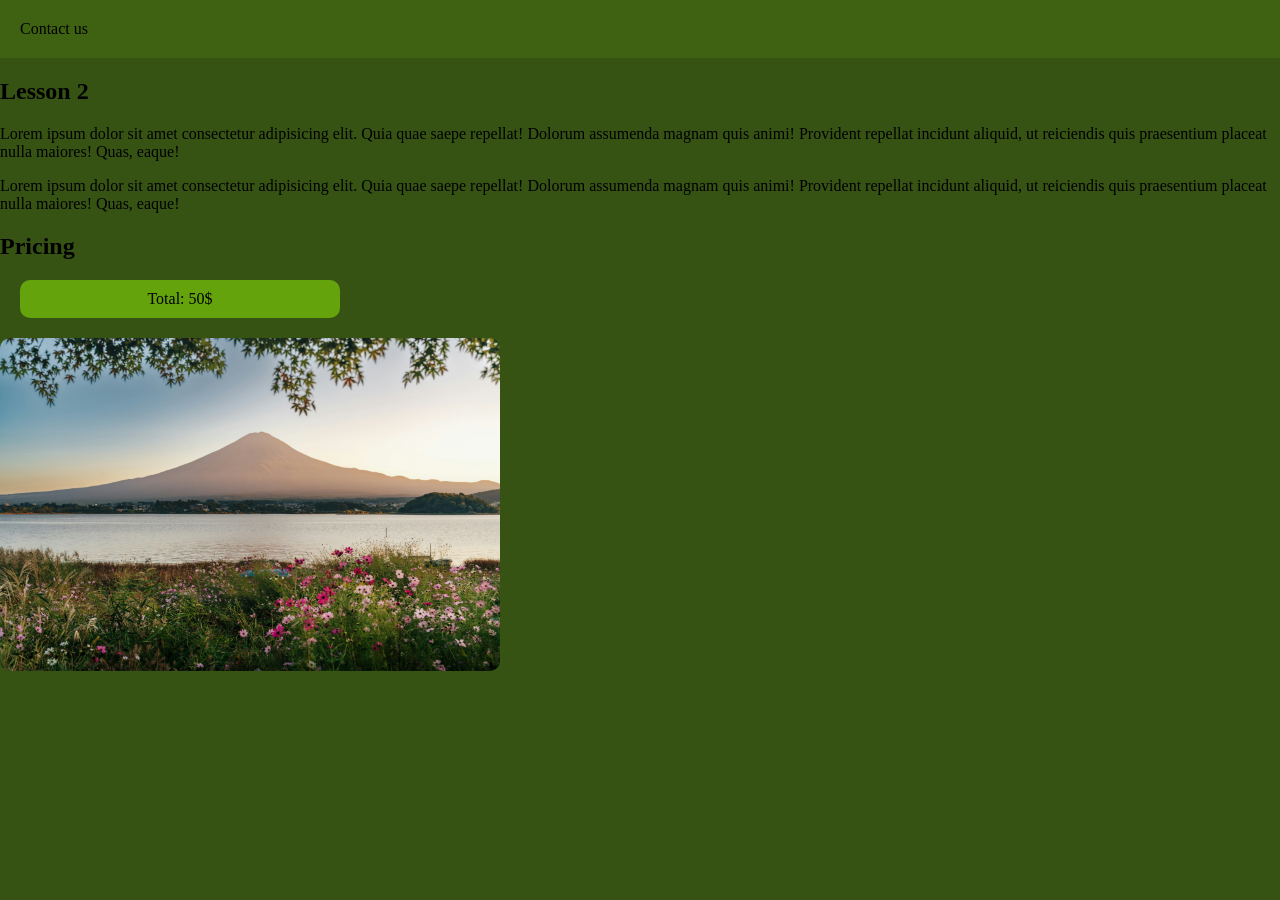
<file: Lesson2/index.html>
<!doctype html>
<html lang="en">
  <head>
    <meta charset="UTF-8" />
    <meta name="viewport" content="width=device-width, initial-scale=1.0" />
    <title>Document</title>
    <link rel="stylesheet" href="./styles.css" />
    <!-- Css in HTML (style) - should be placed inside head element. DO NOT USE. -->
    <style>
      /* 
      selector {
        rule: value;
      }
      */


      /* class selector - starts with a . folllowed by class name */
      .card {
        background-color: #65a30d;
        max-width: 300px;
        text-align: center;
        padding: 10px;
        margin: 20px;
        border-radius: 10px;
      }
    </style>
  </head>
  <body>
    <!-- Semantic elements: main, section, h1 ... h6, p, img  -->
    <!-- Non-semantic elements: div, span -->
    <header>
      <nav>
        <ul>
          <li>
            <a href="./contact.html">Contact us</a>
          </li>
        </ul>
      </nav>
    </header>
    <main>
      <section>
        <h1>Lesson 2</h1>
        <div>
          <p>
            Lorem ipsum dolor sit amet <span>consectetur</span> adipisicing
            elit. Quia quae saepe repellat! Dolorum assumenda magnam quis animi!
            Provident repellat incidunt aliquid, ut reiciendis quis praesentium
            placeat nulla maiores! Quas, eaque!
          </p>
          <p>
            Lorem ipsum dolor sit amet consectetur adipisicing elit. Quia quae
            saepe repellat! Dolorum assumenda magnam quis animi! Provident
            repellat incidunt aliquid, ut reiciendis quis praesentium placeat
            nulla maiores! Quas, eaque!
          </p>
        </div>
      </section>

      <section>
        <h2>Pricing</h2>
        <div class="card">
          <span>Total: 50$</span>
        </div>
      </section>
    </main>

    <!-- Inline styles - DO NOT USE!!! -->
    <img src="./image.jpg" alt="" style="width: 500px; border-radius: 10px" />


    <footer></footer>
  </body>
</html>
</file>
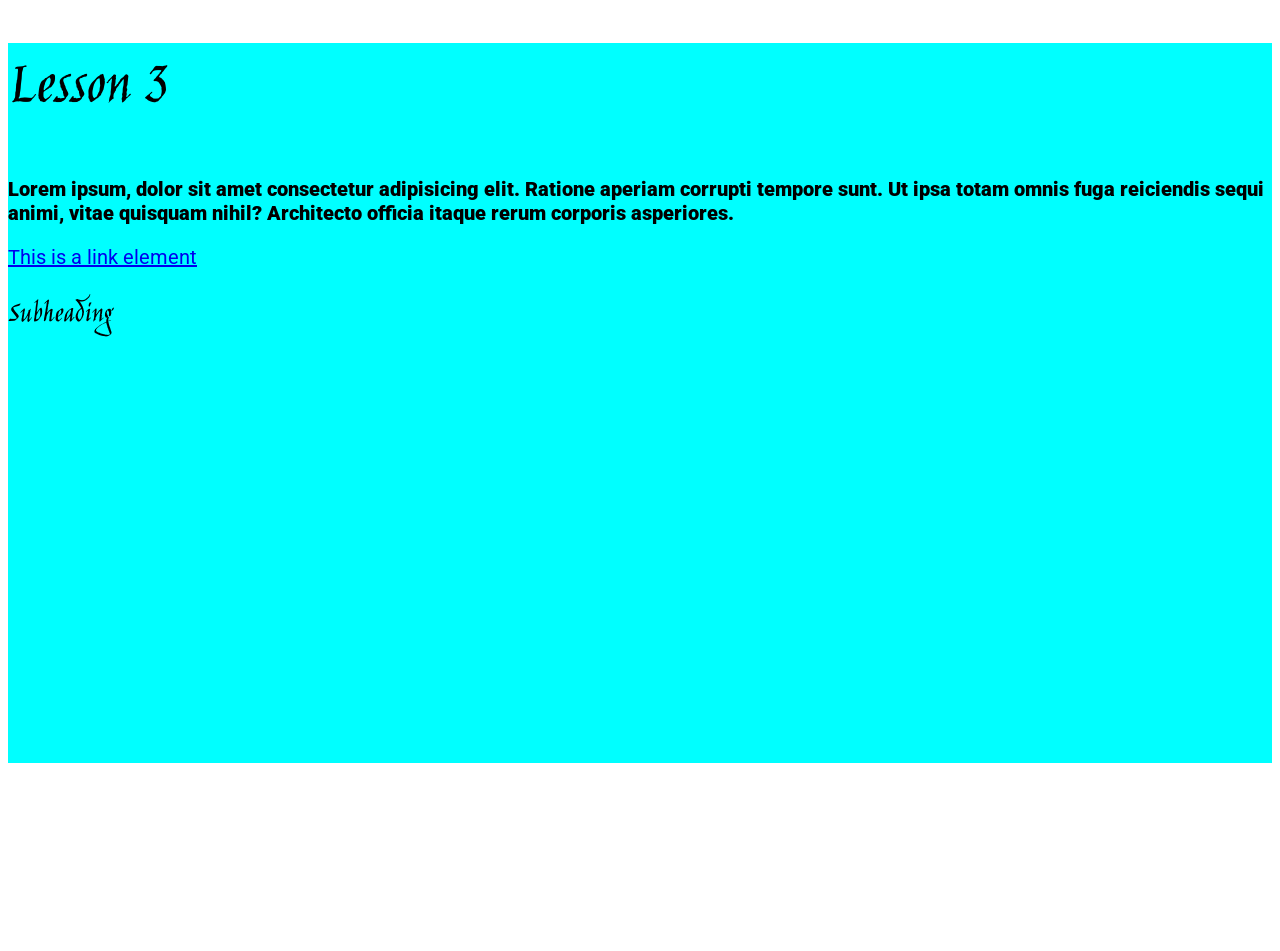
<file: Lesson3/index.html>
<!doctype html>
<html lang="en">
  <head>
    <meta charset="UTF-8" />
    <meta name="viewport" content="width=device-width, initial-scale=1.0" />
    <title>Document</title>
    <link rel="stylesheet" href="./styles.css" />

    <link rel="preconnect" href="https://fonts.googleapis.com" />
    <link rel="preconnect" href="https://fonts.gstatic.com" crossorigin />
    <link
      href="https://fonts.googleapis.com/css2?family=Jim+Nightshade&family=Roboto:ital,wght@0,100..900;1,100..900&display=swap"
      rel="stylesheet"
    />
  </head>
  <body>
    <main>
      <h1>Lesson 3</h1>

      <p>
        Lorem ipsum, dolor sit amet consectetur adipisicing elit. Ratione
        aperiam corrupti tempore sunt. Ut ipsa totam omnis fuga reiciendis sequi
        animi, vitae quisquam nihil? Architecto officia itaque rerum corporis
        asperiores.
      </p>
      <a href="#">This is a link element</a>

      <h2>Subheading</h2>
    </main>
  </body>
</html>
</file>
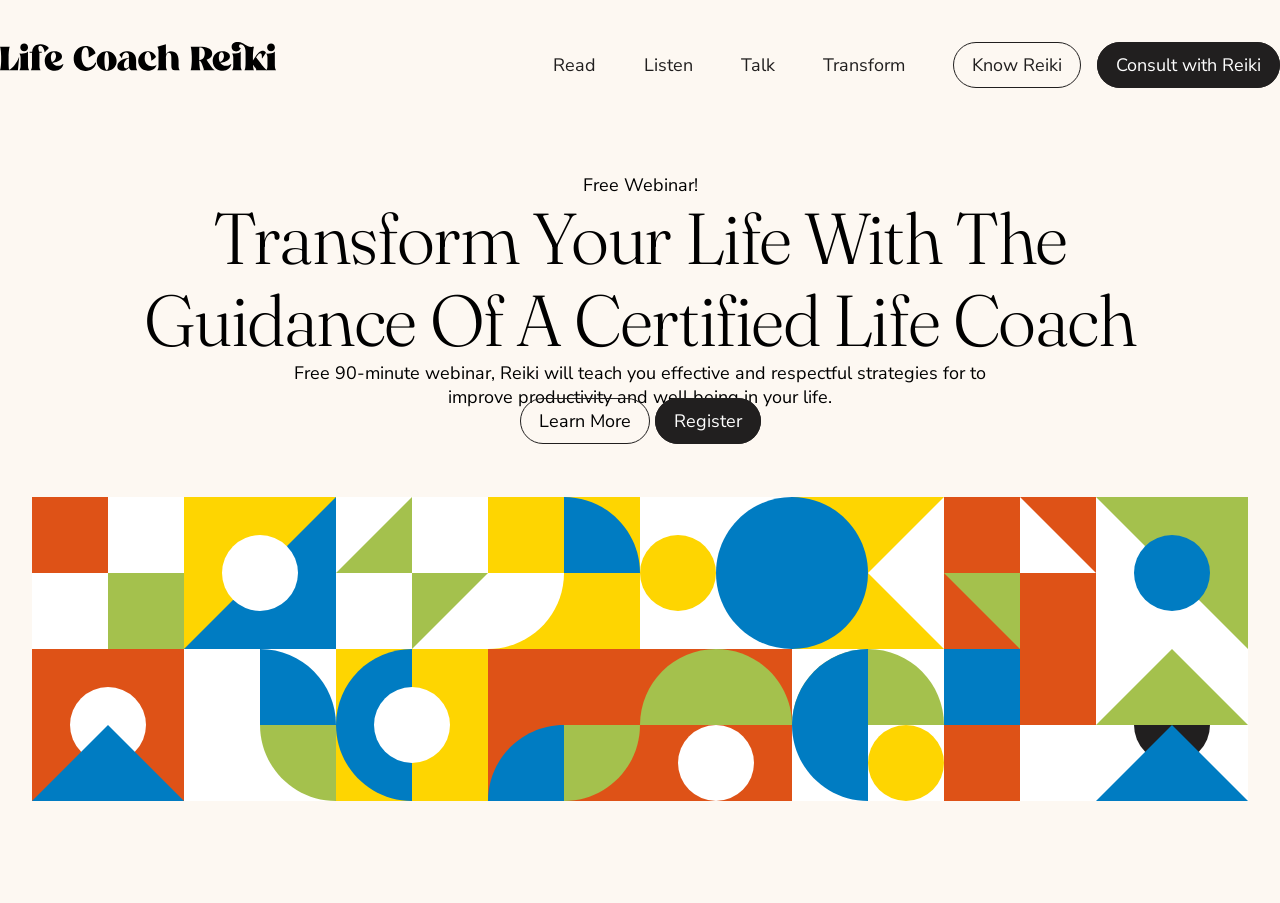
<file: Lesson4/index.html>
<!doctype html>
<html lang="en">
  <head>
    <meta charset="UTF-8" />
    <meta name="viewport" content="width=device-width, initial-scale=1.0" />
    <title>Document</title>
    <link rel="preconnect" href="https://fonts.googleapis.com" />
    <link rel="preconnect" href="https://fonts.gstatic.com" crossorigin />
    <link
      href="https://fonts.googleapis.com/css2?family=Fraunces:ital,opsz,wght@0,9..144,100..900;1,9..144,100..900&family=Nunito+Sans:ital,opsz,wght@0,6..12,200..1000;1,6..12,200..1000&display=swap"
      rel="stylesheet"
    />
    <link rel="stylesheet" href="./styles.css" />
  </head>
  <body>
    <header>
      <nav class="nav-top">
        <a href="#">
          <img src="./assets/logo.svg" alt="Life Coach Reiki" />
        </a>
        <div class="nav-left gap-48">
          <ul class="nav-list gap-48">
            <li><a href="#" class="nav-link">Read</a></li>
            <li><a href="#" class="nav-link">Listen</a></li>
            <li><a href="#" class="nav-link">Talk</a></li>
            <li><a href="#" class="nav-link">Transform</a></li>
          </ul>
          <ul class="nav-list gap-16">
            <li>
              <a href="#" class="nav-link btn btn-outlined">Know Reiki</a>
            </li>
            <li>
              <a href="#" class="nav-link btn btn-filled">Consult with Reiki</a>
            </li>
          </ul>
        </div>
      </nav>
    </header>
    <main>
      <section class="hero-container">
        <div>
          <span class="badge">Free Webinar!</span>
          <h1>
            Transform Your Life with the Guidance of a Certified Life Coach
          </h1>
          <p class="hero-p">
            Free 90-minute webinar, Reiki will teach you effective and
            respectful strategies for to improve productivity and well being in
            your life.
          </p>
          <!-- Div should be a flex container -->
          <div>
            <a href="#" class="btn btn-outlined">Learn More</a>
            <a href="#" class="btn btn-filled">Register</a>
          </div>
        </div>
        <div><img src="./assets/hero.svg" alt="Abstract grafic image" /></div>
      </section>
    </main>
  </body>
</html>
</file>
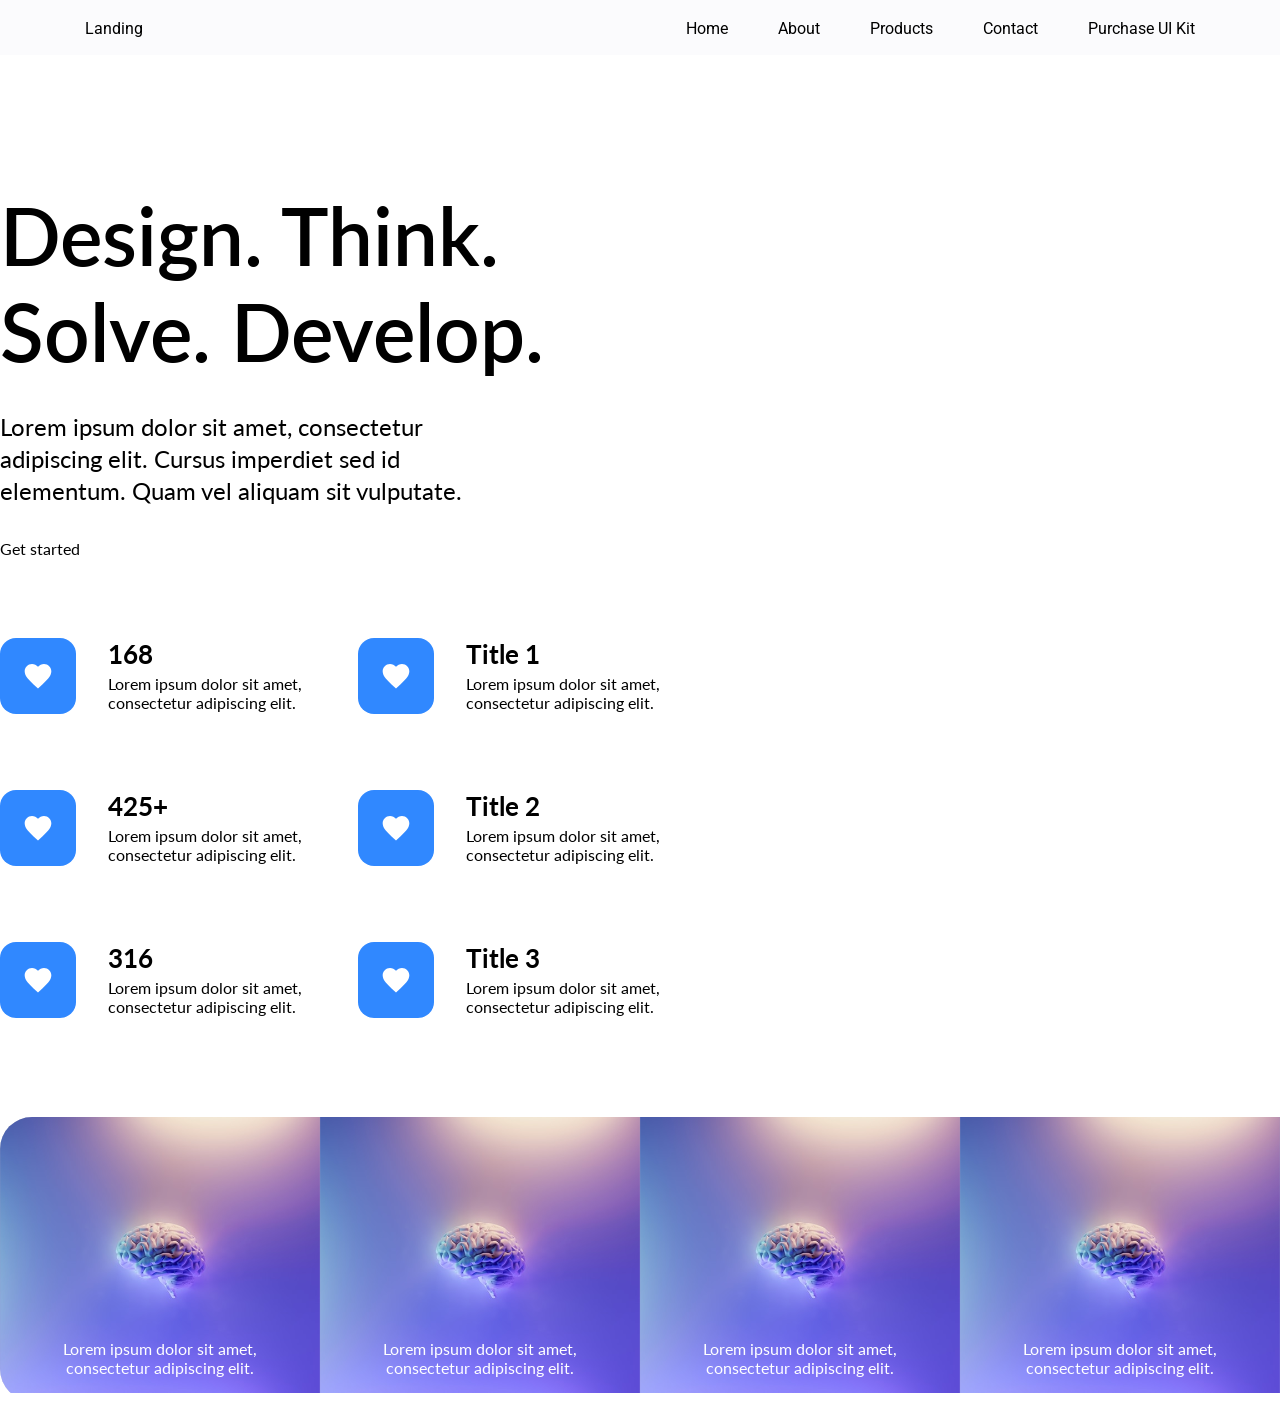
<file: Lesson5/index.html>
<!doctype html>
<html lang="en">
  <head>
    <meta charset="UTF-8" />
    <meta name="viewport" content="width=device-width, initial-scale=1.0" />
    <title>Lesson 5</title>
    <link rel="preconnect" href="https://fonts.googleapis.com" />
    <link rel="preconnect" href="https://fonts.gstatic.com" crossorigin />
    <link
      href="https://fonts.googleapis.com/css2?family=Lato:ital,wght@0,100;0,300;0,400;0,700;0,900;1,100;1,300;1,400;1,700;1,900&family=Roboto:ital,wght@0,100..900;1,100..900&display=swap"
      rel="stylesheet"
    />
    <link rel="stylesheet" href="./styles.css" />
  </head>
  <body>
    <header>
      <nav>
        <a href="#">Landing</a>
        <ul class="nav-list">
          <li><a href="#">Home</a></li>
          <li><a href="#">About</a></li>
          <li><a href="#">Products</a></li>
          <li><a href="#">Contact</a></li>
          <li><a href="#" class="btn-primary">Purchase UI Kit</a></li>
        </ul>
      </nav>
    </header>
    <main>
      <section>
        <div class="hero-top">
          <div class="hero-text">
            <h1>Design. Think.<br />Solve. Develop.</h1>
            <p class="hero-p">
              Lorem ipsum dolor sit amet, consectetur adipiscing elit. Cursus
              imperdiet sed id elementum. Quam vel aliquam sit vulputate.
            </p>
            <a href="">Get started</a>
          </div>
          <div class="hero-grid">
            <div class="grid-item">
              <img src="./assets/heart-icon.svg" alt="" />
              <div>
                <h3>168</h3>
                <p class="text-secondary">
                  Lorem ipsum dolor sit amet, consectetur adipiscing elit.
                </p>
              </div>
            </div>
            <div class="grid-item">
              <img src="./assets/heart-icon.svg" alt="" />
              <div>
                <h3>Title 1</h3>
                <p class="text-secondary">
                  Lorem ipsum dolor sit amet, consectetur adipiscing elit.
                </p>
              </div>
            </div>
            <div class="grid-item">
              <img src="./assets/heart-icon.svg" alt="" />
              <div>
                <h3>425+</h3>
                <p class="text-secondary">
                  Lorem ipsum dolor sit amet, consectetur adipiscing elit.
                </p>
              </div>
            </div>
            <div class="grid-item">
              <img src="./assets/heart-icon.svg" alt="" />
              <div>
                <h3>Title 2</h3>
                <p class="text-secondary">
                  Lorem ipsum dolor sit amet, consectetur adipiscing elit.
                </p>
              </div>
            </div>
            <div class="grid-item">
              <img src="./assets/heart-icon.svg" alt="" />
              <div>
                <h3>316</h3>
                <p class="text-secondary">
                  Lorem ipsum dolor sit amet, consectetur adipiscing elit.
                </p>
              </div>
            </div>

            <div class="grid-item">
              <img src="./assets/heart-icon.svg" alt="" />
              <div>
                <h3>Title 3</h3>
                <p class="text-secondary">
                  Lorem ipsum dolor sit amet, consectetur adipiscing elit.
                </p>
              </div>
            </div>
          </div>
        </div>
        <div class="hero-bottom">
          <div class="hero-image-container image-1">
            <p>Lorem ipsum dolor sit amet, consectetur adipiscing elit.</p>
          </div>
          <div class="hero-image-container">
            <p>Lorem ipsum dolor sit amet, consectetur adipiscing elit.</p>
          </div>
          <div class="hero-image-container">
            <p>Lorem ipsum dolor sit amet, consectetur adipiscing elit.</p>
          </div>
          <div class="hero-image-container">
            <p>Lorem ipsum dolor sit amet, consectetur adipiscing elit.</p>
          </div>
        </div>
      </section>
    </main>
  </body>
</html>
</file>
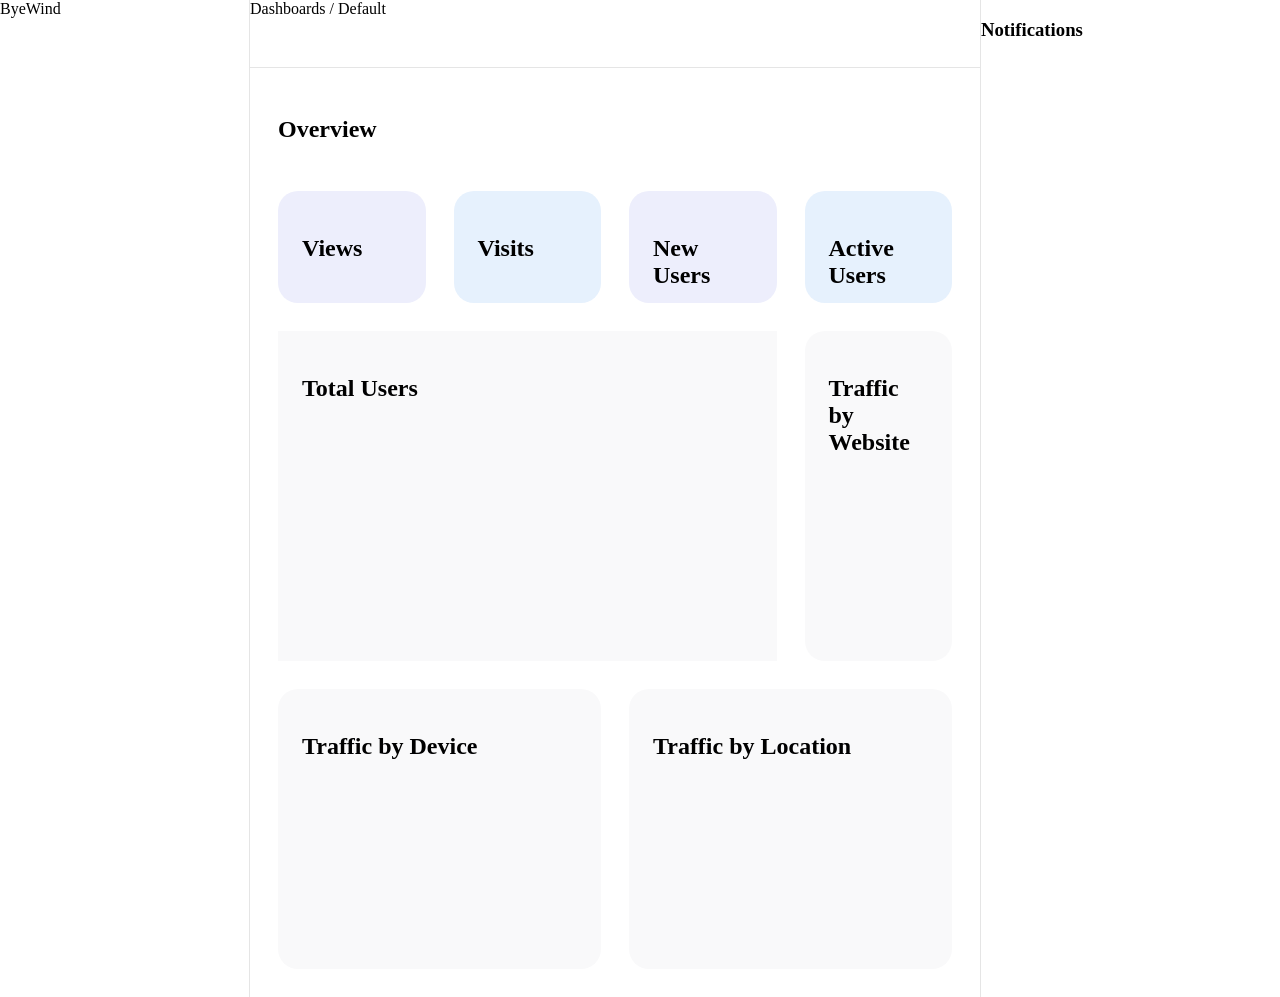
<file: Lesson6/index.html>
<!doctype html>
<html lang="en">
  <head>
    <meta charset="UTF-8" />
    <meta name="viewport" content="width=device-width, initial-scale=1.0" />
    <title>Lesson 6 – Dashboard layout with CSS Grid</title>
    <link rel="stylesheet" href="./styles.css" />
  </head>
  <body>
    <div class="sidebar-left">
      <span>ByeWind</span>
    </div>
    <header>
      <span>Dashboards / Default</span>
    </header>
    <main>
      <section class="dashboard-container">
        <h1>Overview</h1>
        <div class="card bg-purple b-radius"><h2>Views</h2></div>
        <div class="card bg-blue b-radius"><h2>Visits</h2></div>
        <div class="card bg-purple b-radius"><h2>New Users</h2></div>
        <div class="card bg-blue b-radius"><h2>Active Users</h2></div>
        <div class="start-span-3 card bg-grey"><h2>Total Users</h2></div>
        <div class="card bg-grey b-radius b-radius"><h2>Traffic by Website</h2></div>
        <div class="start-span-2 card bg-grey b-radius"><h2>Traffic by Device</h2></div>
        <div class="middle-span-2 card bg-grey b-radius"><h2>Traffic by Location</h2></div>
      </section>
    </main>
    <div class="sidebar-right">
      <h3>Notifications</h3>
    </div>
  </body>
</html>
</file>
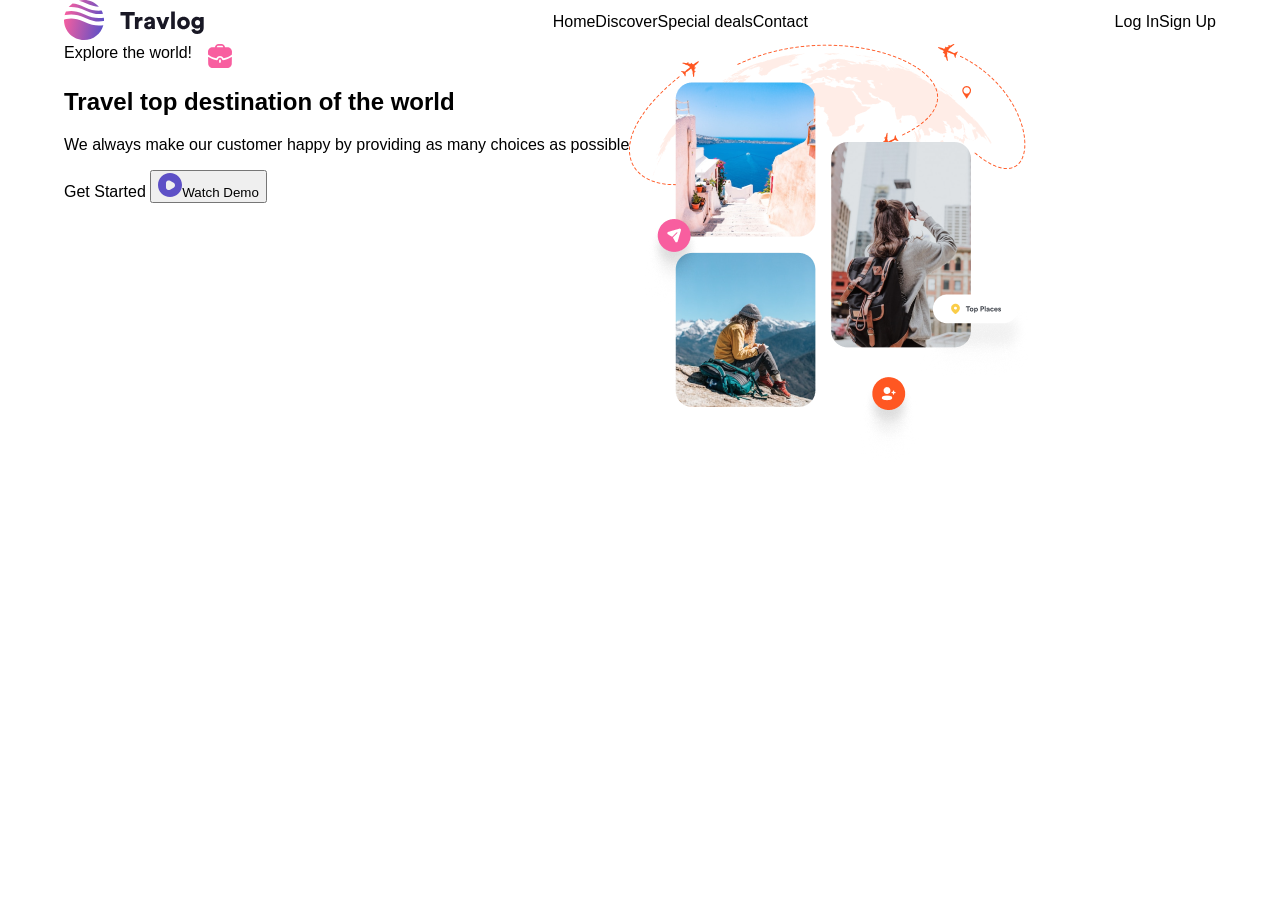
<file: Lesson8/index.html>
<!doctype html>
<html lang="en">
  <head>
    <meta charset="UTF-8" />
    <meta name="viewport" content="width=device-width, initial-scale=1.0" />
    <title>Responsive design</title>
    <link rel="stylesheet" href="./styles.css" />
    <link
      rel="stylesheet"
      href="./md.css"
      media="all and (min-width: 768px) and (max-width: 1023.98px)"
    />
    <link
      rel="stylesheet"
      href="./lg.css"
      media="all and (min-width: 1024px)"
    />
  </head>
  <body>
    <!-- 

    SM
    logo
    hamburger
    
    MD
    hamburger
    logo
    login/singup

    LG
    logo
    nav menu
    login/singup


    Nav elmentleri: 
    hamburger (hidden on lg)
    logo
    nav menu (hidden on SM and MD)
    login/singup (hidden on SM)
    

    Hero elementleri:

    hero text
    hero image
    -->
    <nav class="nav-top">
      <button aria-label="hamburger-menu" class="nav-hamburger">
        <img src="./assets/icons/hamburger.svg" alt="" aria-hidden="true" />
      </button>
      <a href="#" class="nav-logo"
        ><img src="./assets/logo.svg" alt="Travlog logo"
      /></a>
      <ul class="nav-list">
        <li class="nav-list-item"><a href="#" class="nav-link">Home</a></li>
        <li class="nav-list-item"><a href="#" class="nav-link">Discover</a></li>
        <li class="nav-list-item">
          <a href="#" class="nav-link">Special deals</a>
        </li>
        <li class="nav-list-item"><a href="#" class="nav-link">Contact</a></li>
      </ul>
      <div class="nav-actions">
        <a href="#" class="btn btn-ghost">Log In</a>
        <a href="#" class="btn btn-primary">Sign Up</a>
      </div>
    </nav>
    <main>
      <section class="hero">
        <div>
          <div class="chip">
            <span>Explore the world!</span>
            <img
              class="icon"
              src="./assets/icons/briefcase.svg"
              alt="briefcase icon"
              aria-hidden="true"
            />
          </div>

          <h1>Travel top destination of the world</h1>
          <p>
            We always make our customer happy by providing as many choices as
            possible
          </p>
          <div>
            <a href="">Get Started</a>
            <button href="">
              <img class="icon" src="./assets/icons/play.svg" alt="" />Watch
              Demo
            </button>
          </div>
        </div>

        <div>
          <img
            src="./assets/hero-md.png"
            srcset="./assets/hero-sm.webp, ./assets/hero-md.webp"
            alt="Travel collage (TO BE UPDATED)"
          />
        </div>
      </section>
    </main>
  </body>
</html>
</file>
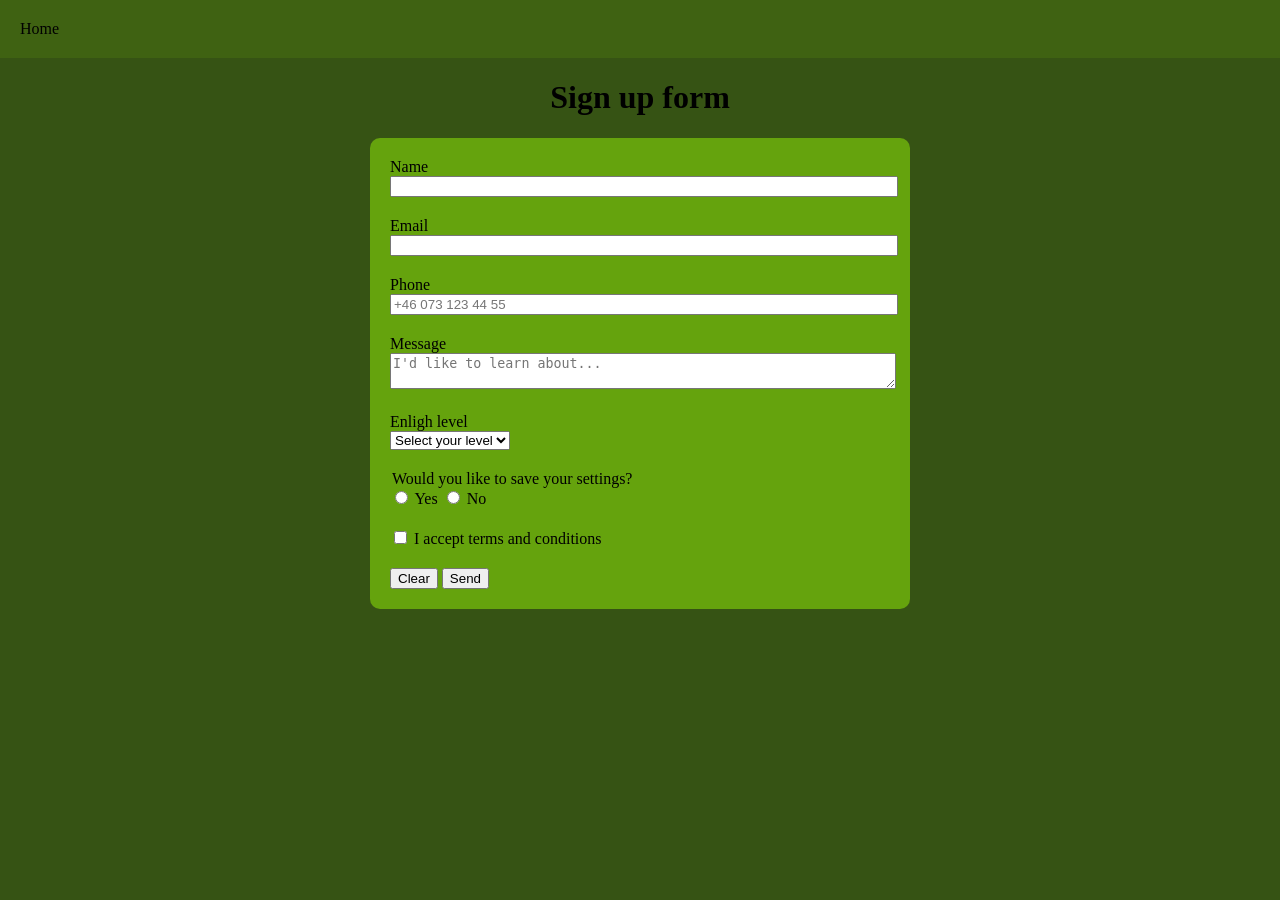
<file: Lesson2/contact.html>
<!doctype html>
<html lang="en">
  <head>
    <meta charset="UTF-8" />
    <meta name="viewport" content="width=device-width, initial-scale=1.0" />
    <title>Lesson 2 - Contact</title>
    <link rel="stylesheet" href="./styles.css" />
  </head>
  <body>
    <header>
      <nav>
        <ul>
          <li>
            <a href="./index.html">Home</a>
          </li>
        </ul>
      </nav>
    </header>

    <main>
      <h1 class="text-center">Sign up form</h1>

      <form>
        <div class="input-group">
          <!-- for on the label and id on the input should have the same value!!! -->
          <label for="name" class="block-label">Name</label>
          <input type="text" name="name" id="name" required class="full-width"/>
        </div>

        <div class="input-group">
          <label for="email" class="block-label">Email</label>
          <input type="email" name="email" id="email" class="full-width"/>
        </div>

        <div class="input-group">
          <label for="telefon" class="block-label">Phone</label>
          <input
            type="tel"
            name="phone"
            id="telefon"
            placeholder="+46 073 123 44 55"
            class="full-width"
          />
        </div>

        <div class="input-group">
          <label for="message" class="block-label">Message</label>
          <textarea
            name="message"
            id="message"
            placeholder="I'd like to learn about..."
            class="full-width"
          ></textarea>
        </div>

        <div class="input-group">
          <label for="english" class="block-label">Enligh level</label>
          <select name="english-level" id="english">
            <option value="">Select your level</option>
            <option value="a1">A1</option>
            <option value="a2">A2</option>
            <option value="b1">B1</option>
            <option value="b2">B2</option>
            <option value="c1">C1</option>
            <option value="c2">C2</option>
          </select>
        </div>

        <fieldset class="input-group">
          <legend>Would you like to save your settings?</legend>
          <input type="radio" name="settings" id="settings-yes" value="yes"/>
          <label for="settings-yes">Yes</label>

          <input type="radio" name="settings" id="settings-no" value="no"/>
          <label for="settings-no">No</label>
        </fieldset>

        <div class="input-group">
          <input type="checkbox" id="conditions" name="terms-and-conditions" required value="true">
          <label for="conditions">I accept terms and conditions</label>
        </div>

        <button type="reset">Clear</button>
        <button type="submit">Send</button>

        <!-- <input type="reset" value="Clear">
        <input type="submit" value="Send"> -->
      </form>
    </main>
  </body>
</html>


<!-- 
URL encoding
?name=Anna+Sevostyanova+Atalay&email=annaatalay%40hotmail.com&phone=%2B46732612187&message=&english-level=&terms-and-conditions=true
-->
</file>
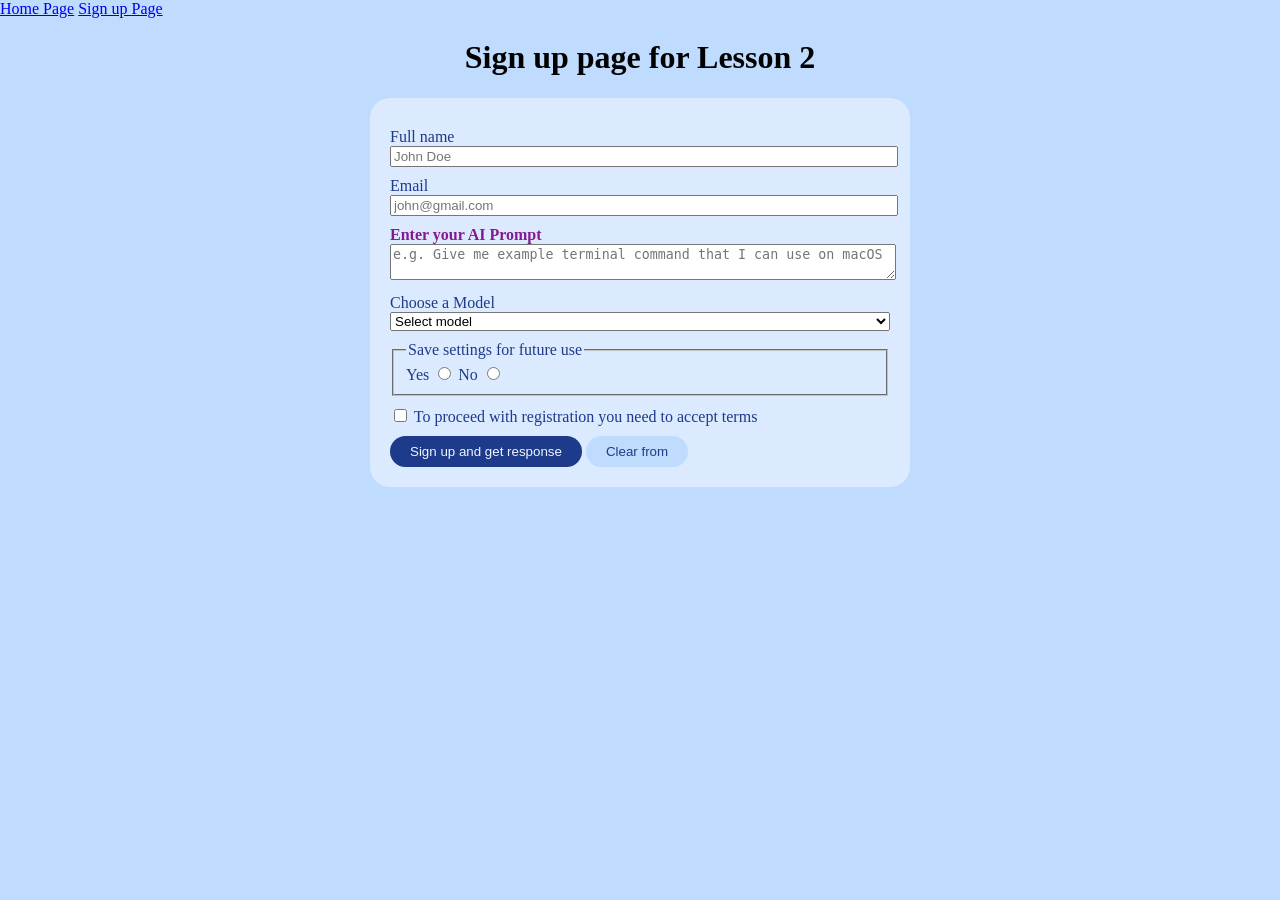
<file: Lesson2/sign-up.html>
<!doctype html>
<html lang="en">
  <head>
    <meta charset="UTF-8" />
    <meta name="viewport" content="width=device-width, initial-scale=1.0" />
    <title>Sign up</title>
    <link rel="stylesheet" href="./style.css" />
  </head>
  <body>
    <header>
      <nav>
        <a href="./index.html">Home Page</a>
        <a href="#">Sign up Page</a>
      </nav>
    </header>
    <main>
      <h1>Sign up page for Lesson 2</h1>
      <form method="GET">
        <div class="input-group">
          <label for="full_name" class="block-label">Full name</label>
          <input
            type="text"
            id="full_name"
            placeholder="John Doe"
            name="full-name"
            required
            autocomplete="name"
            class="full-width"
          />
        </div>
        <div class="input-group">
          <label for="email" class="block-label">Email</label>
          <input
            type="email"
            id="email"
            placeholder="john@gmail.com"
            name="email"
            required
            autocomplete="email"
            class="full-width"
          />
        </div>

        <div class="input-group">
          <label for="prompt" class="block-label accent">Enter your AI Prompt</label>
          <textarea
            name="user-prompt"
            id="prompt"
            placeholder="e.g. Give me example terminal command that I can use on macOS"
            required
            class="full-width"
          ></textarea>
        </div>

        <div class="input-group">
          <label for="model" class="block-label">Choose a Model</label>
          <select name="selected-model" id="model" class="full-width">
            <option value="">Select model</option>
            <option value="gpt-4o">Gpt-4o</option>
            <option value="claude-3-5">Claude 3.5 Sonnet</option>
            <option value="llama-3">Llama 3</option>
          </select>
        </div>

        <fieldset>
          <legend>Save settings for future use</legend>

          <label for="option-yes">Yes</label>
          <input type="radio" id="option-yes" value="yes" name="save-model" />

          <label for="option-no">No</label>
          <input type="radio" id="option-no" value="no" name="save-model" />
        </fieldset>

        <div class="input-group">
          <input type="checkbox" name="terms-accepted" id="terms" required value="true"/>
          <label for="terms"
            >To proceed with registration you need to accept terms</label
          >
        </div>

        <button type="submit" class="btn-primary">Sign up and get response</button>
        <button type="reset" class="btn-secondary">Clear from</button>
        <!-- <input type="submit" value="Sign up and get response"> -->
      </form>
    </main>
  </body>
</html>
</file>
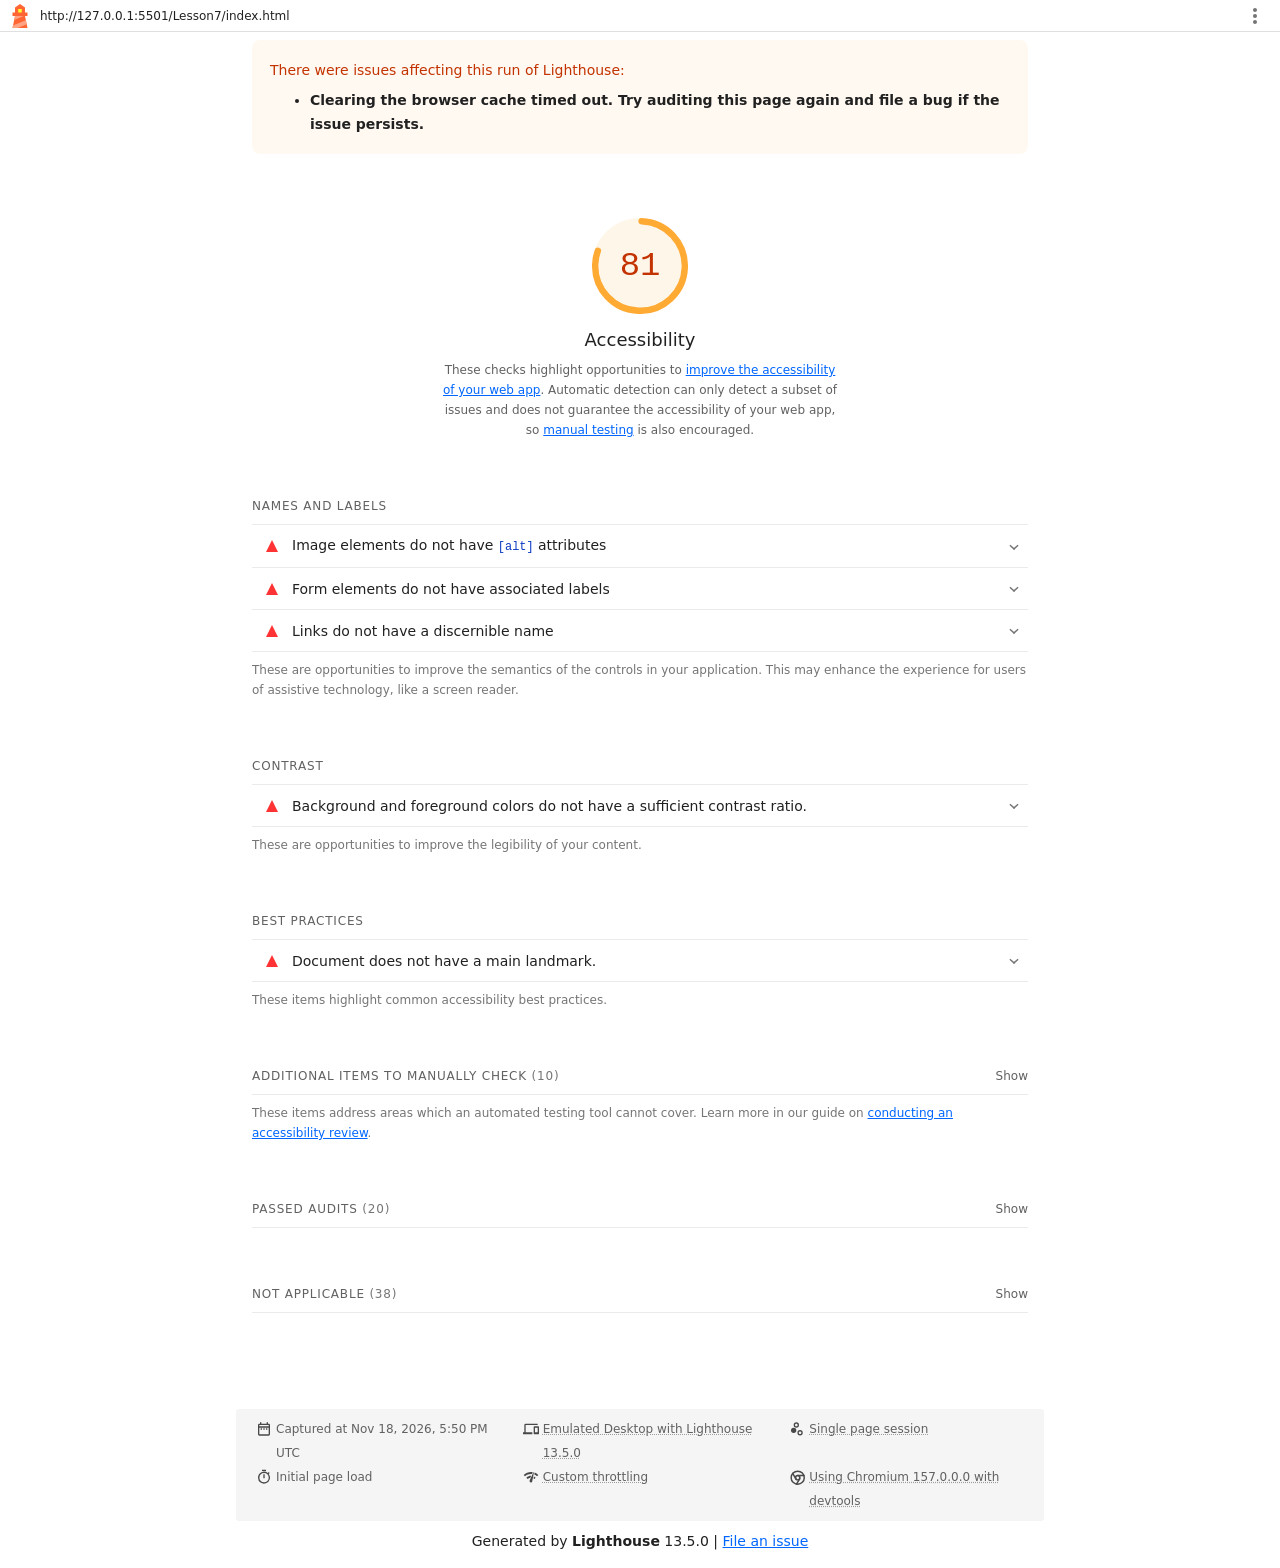
<file: Lesson7/127.0.0.1_5501-20261118T185038.html>
<!--
@license
Copyright 2018 Google LLC
SPDX-License-Identifier: Apache-2.0
-->
<!doctype html>
<html lang="en">
<head>
  <meta charset="utf-8">
  <meta name="viewport" content="width=device-width, initial-scale=1, minimum-scale=1">
  <link rel="icon" href='data:image/svg+xml;utf8,<svg fill="none" xmlns="http://www.w3.org/2000/svg" viewBox="0 0 48 48"><path d="m14 7 10-7 10 7v10h5v7h-5l5 24H9l5-24H9v-7h5V7Z" fill="%23F63"/><path d="M31.561 24H14l-1.689 8.105L31.561 24ZM18.983 48H9l1.022-4.907L35.723 32.27l1.663 7.98L18.983 48Z" fill="%23FFA385"/><path fill="%23FF3" d="M20.5 10h7v7h-7z"/></svg>'>
  <title>Lighthouse Report</title>
  <style>body {margin: 0}</style>
</head>
<body>
  <noscript>Lighthouse report requires JavaScript. Please enable.</noscript>

  <div id="lh-log"></div>

  <script>window.__LIGHTHOUSE_JSON__ = {"lighthouseVersion":"13.5.0","requestedUrl":"http://127.0.0.1:5501/Lesson7/index.html","mainDocumentUrl":"http://127.0.0.1:5501/Lesson7/index.html","finalDisplayedUrl":"http://127.0.0.1:5501/Lesson7/index.html","finalUrl":"http://127.0.0.1:5501/Lesson7/index.html","fetchTime":"2026-11-18T17:50:38.960Z","gatherMode":"navigation","runWarnings":["Clearing the browser cache timed out. Try auditing this page again and file a bug if the issue persists."],"userAgent":"Mozilla/5.0 (Macintosh; Intel Mac OS X 10_15_7) AppleWebKit/537.36 (KHTML, like Gecko) Chrome/157.0.0.0 Safari/537.36","environment":{"networkUserAgent":"Mozilla/5.0 (Macintosh; Intel Mac OS X 10_15_7) AppleWebKit/537.36 (KHTML, like Gecko) Chrome/157.0.0.0 Safari/537.36","hostUserAgent":"Mozilla/5.0 (Macintosh; Intel Mac OS X 10_15_7) AppleWebKit/537.36 (KHTML, like Gecko) Chrome/157.0.0.0 Safari/537.36","benchmarkIndex":3080.5,"credits":{"axe-core":"4.13.0"}},"audits":{"accesskeys":{"id":"accesskeys","title":"`[accesskey]` values are unique","description":"Access keys let users quickly focus a part of the page. For proper navigation, each access key must be unique. [Learn more about access keys](https://dequeuniversity.com/rules/axe/4.13/accesskeys).","score":null,"scoreDisplayMode":"notApplicable"},"aria-allowed-attr":{"id":"aria-allowed-attr","title":"`[aria-*]` attributes match their roles","description":"Each ARIA `role` supports a specific subset of `aria-*` attributes. Mismatching these invalidates the `aria-*` attributes. [Learn how to match ARIA attributes to their roles](https://dequeuniversity.com/rules/axe/4.13/aria-allowed-attr).","score":1,"scoreDisplayMode":"binary","details":{"type":"table","headings":[{"key":"node","valueType":"node","subItemsHeading":{"key":"relatedNode","valueType":"node"},"label":"Failing Elements"}],"items":[]}},"aria-allowed-role":{"id":"aria-allowed-role","title":"Uses ARIA roles only on compatible elements","description":"Many HTML elements can only be assigned certain ARIA roles. Using ARIA roles where they are not allowed can interfere with the accessibility of the web page. [Learn more about ARIA roles](https://dequeuniversity.com/rules/axe/4.13/aria-allowed-role).","score":null,"scoreDisplayMode":"notApplicable"},"aria-command-name":{"id":"aria-command-name","title":"`button`, `link`, and `menuitem` elements have accessible names","description":"When an element doesn't have an accessible name, screen readers announce it with a generic name, making it unusable for users who rely on screen readers. [Learn how to make command elements more accessible](https://dequeuniversity.com/rules/axe/4.13/aria-command-name).","score":null,"scoreDisplayMode":"notApplicable"},"aria-conditional-attr":{"id":"aria-conditional-attr","title":"ARIA attributes are used as specified for the element's role","description":"Some ARIA attributes are only allowed on an element under certain conditions. [Learn more about conditional ARIA attributes](https://dequeuniversity.com/rules/axe/4.13/aria-conditional-attr).","score":1,"scoreDisplayMode":"binary","details":{"type":"table","headings":[{"key":"node","valueType":"node","subItemsHeading":{"key":"relatedNode","valueType":"node"},"label":"Failing Elements"}],"items":[]}},"aria-deprecated-role":{"id":"aria-deprecated-role","title":"Deprecated ARIA roles were not used","description":"Deprecated ARIA roles may not be processed correctly by assistive technology. [Learn more about deprecated ARIA roles](https://dequeuniversity.com/rules/axe/4.13/aria-deprecated-role).","score":1,"scoreDisplayMode":"binary","details":{"type":"table","headings":[{"key":"node","valueType":"node","subItemsHeading":{"key":"relatedNode","valueType":"node"},"label":"Failing Elements"}],"items":[]}},"aria-dialog-name":{"id":"aria-dialog-name","title":"Elements with `role=\"dialog\"` or `role=\"alertdialog\"` have accessible names.","description":"ARIA dialog elements without accessible names may prevent screen readers users from discerning the purpose of these elements. [Learn how to make ARIA dialog elements more accessible](https://dequeuniversity.com/rules/axe/4.13/aria-dialog-name).","score":null,"scoreDisplayMode":"notApplicable"},"aria-hidden-body":{"id":"aria-hidden-body","title":"`[aria-hidden=\"true\"]` is not present on the document `\u003cbody>`","description":"Assistive technologies, like screen readers, work inconsistently when `aria-hidden=\"true\"` is set on the document `\u003cbody>`. [Learn how `aria-hidden` affects the document body](https://dequeuniversity.com/rules/axe/4.13/aria-hidden-body).","score":1,"scoreDisplayMode":"binary","details":{"type":"table","headings":[{"key":"node","valueType":"node","subItemsHeading":{"key":"relatedNode","valueType":"node"},"label":"Failing Elements"}],"items":[]}},"aria-hidden-focus":{"id":"aria-hidden-focus","title":"`[aria-hidden=\"true\"]` elements do not contain focusable descendents","description":"Focusable descendents within an `[aria-hidden=\"true\"]` element prevent those interactive elements from being available to users of assistive technologies like screen readers. [Learn how `aria-hidden` affects focusable elements](https://dequeuniversity.com/rules/axe/4.13/aria-hidden-focus).","score":1,"scoreDisplayMode":"binary","details":{"type":"table","headings":[{"key":"node","valueType":"node","subItemsHeading":{"key":"relatedNode","valueType":"node"},"label":"Failing Elements"}],"items":[]}},"aria-input-field-name":{"id":"aria-input-field-name","title":"ARIA input fields have accessible names","description":"When an input field doesn't have an accessible name, screen readers announce it with a generic name, making it unusable for users who rely on screen readers. [Learn more about input field labels](https://dequeuniversity.com/rules/axe/4.13/aria-input-field-name).","score":null,"scoreDisplayMode":"notApplicable"},"aria-meter-name":{"id":"aria-meter-name","title":"ARIA `meter` elements have accessible names","description":"When a meter element doesn't have an accessible name, screen readers announce it with a generic name, making it unusable for users who rely on screen readers. [Learn how to name `meter` elements](https://dequeuniversity.com/rules/axe/4.13/aria-meter-name).","score":null,"scoreDisplayMode":"notApplicable"},"aria-progressbar-name":{"id":"aria-progressbar-name","title":"ARIA `progressbar` elements have accessible names","description":"When a `progressbar` element doesn't have an accessible name, screen readers announce it with a generic name, making it unusable for users who rely on screen readers. [Learn how to label `progressbar` elements](https://dequeuniversity.com/rules/axe/4.13/aria-progressbar-name).","score":null,"scoreDisplayMode":"notApplicable"},"aria-prohibited-attr":{"id":"aria-prohibited-attr","title":"Elements use only permitted ARIA attributes","description":"Using ARIA attributes in roles where they are prohibited can mean that important information is not communicated to users of assistive technologies. [Learn more about prohibited ARIA roles](https://dequeuniversity.com/rules/axe/4.13/aria-prohibited-attr).","score":1,"scoreDisplayMode":"binary","details":{"type":"table","headings":[{"key":"node","valueType":"node","subItemsHeading":{"key":"relatedNode","valueType":"node"},"label":"Failing Elements"}],"items":[]}},"aria-required-attr":{"id":"aria-required-attr","title":"`[role]`s have all required `[aria-*]` attributes","description":"Some ARIA roles have required attributes that describe the state of the element to screen readers. [Learn more about roles and required attributes](https://dequeuniversity.com/rules/axe/4.13/aria-required-attr).","score":1,"scoreDisplayMode":"binary","details":{"type":"table","headings":[{"key":"node","valueType":"node","subItemsHeading":{"key":"relatedNode","valueType":"node"},"label":"Failing Elements"}],"items":[]}},"aria-required-children":{"id":"aria-required-children","title":"Elements with an ARIA `[role]` that require children to contain a specific `[role]` have all required children.","description":"Some ARIA parent roles must contain specific child roles to perform their intended accessibility functions. [Learn more about roles and required children elements](https://dequeuniversity.com/rules/axe/4.13/aria-required-children).","score":null,"scoreDisplayMode":"notApplicable"},"aria-required-parent":{"id":"aria-required-parent","title":"`[role]`s are contained by their required parent element","description":"Some ARIA child roles must be contained by specific parent roles to properly perform their intended accessibility functions. [Learn more about ARIA roles and required parent element](https://dequeuniversity.com/rules/axe/4.13/aria-required-parent).","score":null,"scoreDisplayMode":"notApplicable"},"aria-roles":{"id":"aria-roles","title":"`[role]` values are valid","description":"ARIA roles must have valid values in order to perform their intended accessibility functions. [Learn more about valid ARIA roles](https://dequeuniversity.com/rules/axe/4.13/aria-roles).","score":1,"scoreDisplayMode":"binary","details":{"type":"table","headings":[{"key":"node","valueType":"node","subItemsHeading":{"key":"relatedNode","valueType":"node"},"label":"Failing Elements"}],"items":[]}},"aria-text":{"id":"aria-text","title":"Elements with the `role=text` attribute do not have focusable descendents.","description":"Adding `role=text` around a text node split by markup enables VoiceOver to treat it as one phrase, but the element's focusable descendents will not be announced. [Learn more about the `role=text` attribute](https://dequeuniversity.com/rules/axe/4.13/aria-text).","score":null,"scoreDisplayMode":"notApplicable"},"aria-toggle-field-name":{"id":"aria-toggle-field-name","title":"ARIA toggle fields have accessible names","description":"When a toggle field doesn't have an accessible name, screen readers announce it with a generic name, making it unusable for users who rely on screen readers. [Learn more about toggle fields](https://dequeuniversity.com/rules/axe/4.13/aria-toggle-field-name).","score":null,"scoreDisplayMode":"notApplicable"},"aria-tooltip-name":{"id":"aria-tooltip-name","title":"ARIA `tooltip` elements have accessible names","description":"When a tooltip element doesn't have an accessible name, screen readers announce it with a generic name, making it unusable for users who rely on screen readers. [Learn how to name `tooltip` elements](https://dequeuniversity.com/rules/axe/4.13/aria-tooltip-name).","score":null,"scoreDisplayMode":"notApplicable"},"aria-treeitem-name":{"id":"aria-treeitem-name","title":"ARIA `treeitem` elements have accessible names","description":"When a `treeitem` element doesn't have an accessible name, screen readers announce it with a generic name, making it unusable for users who rely on screen readers. [Learn more about labeling `treeitem` elements](https://dequeuniversity.com/rules/axe/4.13/aria-treeitem-name).","score":null,"scoreDisplayMode":"notApplicable"},"aria-valid-attr-value":{"id":"aria-valid-attr-value","title":"`[aria-*]` attributes have valid values","description":"Assistive technologies, like screen readers, can't interpret ARIA attributes with invalid values. [Learn more about valid values for ARIA attributes](https://dequeuniversity.com/rules/axe/4.13/aria-valid-attr-value).","score":1,"scoreDisplayMode":"binary","details":{"type":"table","headings":[{"key":"node","valueType":"node","subItemsHeading":{"key":"relatedNode","valueType":"node"},"label":"Failing Elements"}],"items":[]}},"aria-valid-attr":{"id":"aria-valid-attr","title":"`[aria-*]` attributes are valid and not misspelled","description":"Assistive technologies, like screen readers, can't interpret ARIA attributes with invalid names. [Learn more about valid ARIA attributes](https://dequeuniversity.com/rules/axe/4.13/aria-valid-attr).","score":1,"scoreDisplayMode":"binary","details":{"type":"table","headings":[{"key":"node","valueType":"node","subItemsHeading":{"key":"relatedNode","valueType":"node"},"label":"Failing Elements"}],"items":[]}},"button-name":{"id":"button-name","title":"Buttons have an accessible name","description":"When a button doesn't have an accessible name, screen readers announce it as \"button\", making it unusable for users who rely on screen readers. [Learn how to make buttons more accessible](https://dequeuniversity.com/rules/axe/4.13/button-name).","score":null,"scoreDisplayMode":"notApplicable"},"bypass":{"id":"bypass","title":"The page contains a heading, skip link, or landmark region","description":"Adding ways to bypass repetitive content lets keyboard users navigate the page more efficiently. [Learn more about bypass blocks](https://dequeuniversity.com/rules/axe/4.13/bypass).","score":null,"scoreDisplayMode":"notApplicable"},"color-contrast":{"id":"color-contrast","title":"Background and foreground colors do not have a sufficient contrast ratio.","description":"Low-contrast text is difficult or impossible for many users to read. [Learn how to provide sufficient color contrast](https://dequeuniversity.com/rules/axe/4.13/color-contrast).","score":0,"scoreDisplayMode":"binary","details":{"type":"table","headings":[{"key":"node","valueType":"node","subItemsHeading":{"key":"relatedNode","valueType":"node"},"label":"Failing Elements"}],"items":[{"node":{"type":"node","lhId":"1-0-SPAN","path":"1,HTML,1,BODY,0,DIV,0,SPAN","selector":"body > div.header > span.header__title","boundingRect":{"top":16,"bottom":53,"left":608,"right":904,"width":296,"height":37},"snippet":"\u003cspan class=\"header__title\">","nodeLabel":"Join our wellness club!","explanation":"Fix any of the following:\n  Element has insufficient color contrast of 2.82 (foreground color: #888888, background color: #eae4e4, font size: 24.0pt (32px), font weight: normal). Expected contrast ratio of 3:1"},"subItems":{"type":"subitems","items":[{"relatedNode":{"type":"node","lhId":"1-1-DIV","path":"1,HTML,1,BODY,0,DIV","selector":"body > div.header","boundingRect":{"top":0,"bottom":120,"left":0,"right":1512,"width":1512,"height":120},"snippet":"\u003cdiv class=\"header\">","nodeLabel":"Join our wellness club!\nAbout Us\nServices\nContact"}}]}},{"node":{"type":"node","lhId":"1-2-A","path":"1,HTML,1,BODY,0,DIV,1,DIV,0,UL,1,LI,0,A","selector":"div.nav > ul.nav__list > li.nav__item > a.nav__link","boundingRect":{"top":69,"bottom":88,"left":698,"right":760,"width":62,"height":19},"snippet":"\u003ca href=\"#\" class=\"nav__link\">","nodeLabel":"About Us","explanation":"Fix any of the following:\n  Element has insufficient color contrast of 2.82 (foreground color: #888888, background color: #eae4e4, font size: 12.0pt (16px), font weight: normal). Expected contrast ratio of 4.5:1"},"subItems":{"type":"subitems","items":[{"relatedNode":{"type":"node","lhId":"1-1-DIV","path":"1,HTML,1,BODY,0,DIV","selector":"body > div.header","boundingRect":{"top":0,"bottom":120,"left":0,"right":1512,"width":1512,"height":120},"snippet":"\u003cdiv class=\"header\">","nodeLabel":"Join our wellness club!\nAbout Us\nServices\nContact"}}]}},{"node":{"type":"node","lhId":"1-3-A","path":"1,HTML,1,BODY,0,DIV,1,DIV,0,UL,2,LI,0,A","selector":"div.nav > ul.nav__list > li.nav__item > a.nav__link","boundingRect":{"top":69,"bottom":88,"left":792,"right":846,"width":54,"height":19},"snippet":"\u003ca href=\"#\" class=\"nav__link\">","nodeLabel":"Services","explanation":"Fix any of the following:\n  Element has insufficient color contrast of 2.82 (foreground color: #888888, background color: #eae4e4, font size: 12.0pt (16px), font weight: normal). Expected contrast ratio of 4.5:1"},"subItems":{"type":"subitems","items":[{"relatedNode":{"type":"node","lhId":"1-1-DIV","path":"1,HTML,1,BODY,0,DIV","selector":"body > div.header","boundingRect":{"top":0,"bottom":120,"left":0,"right":1512,"width":1512,"height":120},"snippet":"\u003cdiv class=\"header\">","nodeLabel":"Join our wellness club!\nAbout Us\nServices\nContact"}}]}},{"node":{"type":"node","lhId":"1-4-A","path":"1,HTML,1,BODY,0,DIV,1,DIV,0,UL,3,LI,0,A","selector":"div.nav > ul.nav__list > li#nav__item-contact > a.nav__link","boundingRect":{"top":69,"bottom":88,"left":616,"right":666,"width":50,"height":19},"snippet":"\u003ca href=\"#\" class=\"nav__link\">","nodeLabel":"Contact","explanation":"Fix any of the following:\n  Element has insufficient color contrast of 2.82 (foreground color: #888888, background color: #eae4e4, font size: 12.0pt (16px), font weight: normal). Expected contrast ratio of 4.5:1"},"subItems":{"type":"subitems","items":[{"relatedNode":{"type":"node","lhId":"1-1-DIV","path":"1,HTML,1,BODY,0,DIV","selector":"body > div.header","boundingRect":{"top":0,"bottom":120,"left":0,"right":1512,"width":1512,"height":120},"snippet":"\u003cdiv class=\"header\">","nodeLabel":"Join our wellness club!\nAbout Us\nServices\nContact"}}]}},{"node":{"type":"node","lhId":"1-5-DIV","path":"1,HTML,1,BODY,1,DIV,0,DIV,3,DIV","selector":"body > div.main > div.product > div.button","boundingRect":{"top":943,"bottom":972,"left":57,"right":95,"width":38,"height":29},"snippet":"\u003cdiv class=\"button\">","nodeLabel":"Add","explanation":"Fix any of the following:\n  Element has insufficient color contrast of 1.25 (foreground color: #ffffff, background color: #eae4e4, font size: 12.0pt (16px), font weight: normal). Expected contrast ratio of 4.5:1"}},{"node":{"type":"node","lhId":"1-6-DIV","path":"1,HTML,1,BODY,1,DIV,1,DIV,3,DIV","selector":"body > div.main > div.product > div.button","boundingRect":{"top":700,"bottom":728,"left":781,"right":819,"width":38,"height":29},"snippet":"\u003cdiv class=\"button\">","nodeLabel":"Add","explanation":"Fix any of the following:\n  Element has insufficient color contrast of 1.25 (foreground color: #ffffff, background color: #eae4e4, font size: 12.0pt (16px), font weight: normal). Expected contrast ratio of 4.5:1"}},{"node":{"type":"node","lhId":"1-7-INPUT","path":"1,HTML,1,BODY,1,DIV,2,DIV,1,FORM,7,INPUT","selector":"div.main > div.contact-form > form.contact-form__form > input.button","boundingRect":{"top":1379,"bottom":1405,"left":488,"right":539,"width":51,"height":26},"snippet":"\u003cinput type=\"submit\" class=\"button\" value=\"Submit\">","nodeLabel":"div.main > div.contact-form > form.contact-form__form > input.button","explanation":"Fix any of the following:\n  Element has insufficient color contrast of 1.25 (foreground color: #ffffff, background color: #eae4e4, font size: 10.0pt (13.3333px), font weight: normal). Expected contrast ratio of 4.5:1"}}],"debugData":{"type":"debugdata","impact":"serious","tags":["cat.color","wcag2aa","wcag143","TTv5","TT13.c","EN-301-549","EN-9.1.4.3","ACT","RGAAv4","RGAA-3.2.1"]}}},"definition-list":{"id":"definition-list","title":"`\u003cdl>`'s contain only properly-ordered `\u003cdt>` and `\u003cdd>` groups, `\u003cscript>`, `\u003ctemplate>` or `\u003cdiv>` elements.","description":"When definition lists are not properly marked up, screen readers may produce confusing or inaccurate output. [Learn how to structure definition lists correctly](https://dequeuniversity.com/rules/axe/4.13/definition-list).","score":null,"scoreDisplayMode":"notApplicable"},"dlitem":{"id":"dlitem","title":"Definition list items are wrapped in `\u003cdl>` elements","description":"Definition list items (`\u003cdt>` and `\u003cdd>`) must be wrapped in a parent `\u003cdl>` element to ensure that screen readers can properly announce them. [Learn how to structure definition lists correctly](https://dequeuniversity.com/rules/axe/4.13/dlitem).","score":null,"scoreDisplayMode":"notApplicable"},"document-title":{"id":"document-title","title":"Document has a `\u003ctitle>` element","description":"The title gives screen reader users an overview of the page, and search engine users rely on it heavily to determine if a page is relevant to their search. [Learn more about document titles](https://dequeuniversity.com/rules/axe/4.13/document-title).","score":1,"scoreDisplayMode":"binary","details":{"type":"table","headings":[{"key":"node","valueType":"node","subItemsHeading":{"key":"relatedNode","valueType":"node"},"label":"Failing Elements"}],"items":[]}},"duplicate-id-aria":{"id":"duplicate-id-aria","title":"ARIA IDs are unique","description":"The value of an ARIA ID must be unique to prevent other instances from being overlooked by assistive technologies. [Learn how to fix duplicate ARIA IDs](https://dequeuniversity.com/rules/axe/4.13/duplicate-id-aria).","score":null,"scoreDisplayMode":"notApplicable"},"empty-heading":{"id":"empty-heading","title":"All heading elements contain content.","description":"A heading with no content or inaccessible text prevent screen reader users from accessing information on the page's structure. [Learn more about headings](https://dequeuniversity.com/rules/axe/4.13/empty-heading).","score":null,"scoreDisplayMode":"notApplicable"},"form-field-multiple-labels":{"id":"form-field-multiple-labels","title":"No form fields have multiple labels","description":"Form fields with multiple labels can be confusingly announced by assistive technologies like screen readers which use either the first, the last, or all of the labels. [Learn how to use form labels](https://dequeuniversity.com/rules/axe/4.13/form-field-multiple-labels).","score":null,"scoreDisplayMode":"notApplicable"},"frame-title":{"id":"frame-title","title":"`\u003cframe>` or `\u003ciframe>` elements have a title","description":"Screen reader users rely on frame titles to describe the contents of frames. [Learn more about frame titles](https://dequeuniversity.com/rules/axe/4.13/frame-title).","score":null,"scoreDisplayMode":"notApplicable"},"heading-order":{"id":"heading-order","title":"Heading elements appear in a sequentially-descending order","description":"Properly ordered headings that do not skip levels convey the semantic structure of the page, making it easier to navigate and understand when using assistive technologies. [Learn more about heading order](https://dequeuniversity.com/rules/axe/4.13/heading-order).","score":1,"scoreDisplayMode":"binary","details":{"type":"table","headings":[{"key":"node","valueType":"node","subItemsHeading":{"key":"relatedNode","valueType":"node"},"label":"Failing Elements"}],"items":[]}},"html-has-lang":{"id":"html-has-lang","title":"`\u003chtml>` element has a `[lang]` attribute","description":"If a page doesn't specify a `lang` attribute, a screen reader assumes that the page is in the default language that the user chose when setting up the screen reader. If the page isn't actually in the default language, then the screen reader might not announce the page's text correctly. [Learn more about the `lang` attribute](https://dequeuniversity.com/rules/axe/4.13/html-has-lang).","score":1,"scoreDisplayMode":"binary","details":{"type":"table","headings":[{"key":"node","valueType":"node","subItemsHeading":{"key":"relatedNode","valueType":"node"},"label":"Failing Elements"}],"items":[]}},"html-lang-valid":{"id":"html-lang-valid","title":"`\u003chtml>` element has a valid value for its `[lang]` attribute","description":"Specifying a valid [BCP 47 language](https://www.w3.org/International/questions/qa-choosing-language-tags#question) helps screen readers announce text properly. [Learn how to use the `lang` attribute](https://dequeuniversity.com/rules/axe/4.13/html-lang-valid).","score":1,"scoreDisplayMode":"binary","details":{"type":"table","headings":[{"key":"node","valueType":"node","subItemsHeading":{"key":"relatedNode","valueType":"node"},"label":"Failing Elements"}],"items":[]}},"html-xml-lang-mismatch":{"id":"html-xml-lang-mismatch","title":"`\u003chtml>` element has an `[xml:lang]` attribute with the same base language as the `[lang]` attribute.","description":"If the webpage does not specify a consistent language, then the screen reader might not announce the page's text correctly. [Learn more about the `lang` attribute](https://dequeuniversity.com/rules/axe/4.13/html-xml-lang-mismatch).","score":null,"scoreDisplayMode":"notApplicable"},"identical-links-same-purpose":{"id":"identical-links-same-purpose","title":"Identical links have the same purpose.","description":"Links with the same destination should have the same description, to help users understand the link's purpose and decide whether to follow it. [Learn more about identical links](https://dequeuniversity.com/rules/axe/4.13/identical-links-same-purpose).","score":null,"scoreDisplayMode":"notApplicable"},"image-alt":{"id":"image-alt","title":"Image elements do not have `[alt]` attributes","description":"Informative elements should aim for short, descriptive alternate text. Decorative elements can be ignored with an empty alt attribute. [Learn more about the `alt` attribute](https://dequeuniversity.com/rules/axe/4.13/image-alt).","score":0,"scoreDisplayMode":"binary","details":{"type":"table","headings":[{"key":"node","valueType":"node","subItemsHeading":{"key":"relatedNode","valueType":"node"},"label":"Failing Elements"}],"items":[{"node":{"type":"node","lhId":"1-8-IMG","path":"1,HTML,1,BODY,1,DIV,0,DIV,0,IMG","selector":"body > div.main > div.product > img.product__image","boundingRect":{"top":169,"bottom":843,"left":57,"right":731,"width":674,"height":674},"snippet":"\u003cimg src=\"https://images.unsplash.com/photo-1554244933-d876deb6b2ff?ixlib=rb-4.1.0&amp;i…\" class=\"product__image\">","nodeLabel":"body > div.main > div.product > img.product__image","explanation":"Fix any of the following:\n  Element does not have an alt attribute\n  aria-label attribute does not exist or is empty\n  aria-labelledby attribute does not exist, references elements that do not exist or references elements that are empty\n  Element has no title attribute\n  Element's default semantics were not overridden with role=\"none\" or role=\"presentation\""}}],"debugData":{"type":"debugdata","impact":"critical","tags":["cat.text-alternatives","wcag2a","wcag111","section508","section508.22.a","TTv5","TT7.a","TT7.b","EN-301-549","EN-9.1.1.1","ACT","RGAAv4","RGAA-1.1.1"]}}},"image-redundant-alt":{"id":"image-redundant-alt","title":"Image elements do not have `[alt]` attributes that are redundant text.","description":"Informative elements should aim for short, descriptive alternative text. Alternative text that is exactly the same as the text adjacent to the link or image is potentially confusing for screen reader users, because the text will be read twice. [Learn more about the `alt` attribute](https://dequeuniversity.com/rules/axe/4.13/image-redundant-alt).","score":null,"scoreDisplayMode":"notApplicable"},"input-button-name":{"id":"input-button-name","title":"Input buttons have discernible text.","description":"Adding discernable and accessible text to input buttons may help screen reader users understand the purpose of the input button. [Learn more about input buttons](https://dequeuniversity.com/rules/axe/4.13/input-button-name).","score":1,"scoreDisplayMode":"binary","details":{"type":"table","headings":[{"key":"node","valueType":"node","subItemsHeading":{"key":"relatedNode","valueType":"node"},"label":"Failing Elements"}],"items":[]}},"input-image-alt":{"id":"input-image-alt","title":"`\u003cinput type=\"image\">` elements have `[alt]` text","description":"When an image is being used as an `\u003cinput>` button, providing alternative text can help screen reader users understand the purpose of the button. [Learn about input image alt text](https://dequeuniversity.com/rules/axe/4.13/input-image-alt).","score":null,"scoreDisplayMode":"notApplicable"},"label-content-name-mismatch":{"id":"label-content-name-mismatch","title":"Elements with visible text labels have matching accessible names.","description":"Visible text labels that do not match the accessible name can result in a confusing experience for screen reader users. [Learn more about accessible names](https://dequeuniversity.com/rules/axe/4.13/label-content-name-mismatch).","score":null,"scoreDisplayMode":"notApplicable"},"label":{"id":"label","title":"Form elements do not have associated labels","description":"Labels ensure that form controls are announced properly by assistive technologies, like screen readers. [Learn more about form element labels](https://dequeuniversity.com/rules/axe/4.13/label).","score":0,"scoreDisplayMode":"binary","details":{"type":"table","headings":[{"key":"node","valueType":"node","subItemsHeading":{"key":"relatedNode","valueType":"node"},"label":"Failing Elements"}],"items":[{"node":{"type":"node","lhId":"1-9-INPUT","path":"1,HTML,1,BODY,1,DIV,2,DIV,1,FORM,6,DIV,0,INPUT","selector":"div.contact-form > form.contact-form__form > div > input#privacy-policy","boundingRect":{"top":1362,"bottom":1375,"left":492,"right":505,"width":13,"height":13},"snippet":"\u003cinput type=\"checkbox\" id=\"privacy-policy\" name=\"privacy-policy\" required=\"\">","nodeLabel":"div.contact-form > form.contact-form__form > div > input#privacy-policy","explanation":"Fix any of the following:\n  Element does not have an implicit (wrapped) \u003clabel>\n  Element does not have an explicit \u003clabel>\n  aria-label attribute does not exist or is empty\n  aria-labelledby attribute does not exist, references elements that do not exist or references elements that are empty\n  Element has no title attribute\n  Element has no placeholder attribute\n  Element's default semantics were not overridden with role=\"none\" or role=\"presentation\""}}],"debugData":{"type":"debugdata","impact":"critical","tags":["cat.forms","wcag2a","wcag412","section508","section508.22.n","TTv5","TT5.c","EN-301-549","EN-9.4.1.2","ACT","RGAAv4","RGAA-11.1.1"]}}},"landmark-one-main":{"id":"landmark-one-main","title":"Document does not have a main landmark.","description":"One main landmark helps screen reader users navigate a web page. [Learn more about landmarks](https://dequeuniversity.com/rules/axe/4.13/landmark-one-main).","score":0,"scoreDisplayMode":"binary","details":{"type":"table","headings":[{"key":"node","valueType":"node","subItemsHeading":{"key":"relatedNode","valueType":"node"},"label":"Failing Elements"}],"items":[{"node":{"type":"node","lhId":"1-10-HTML","path":"1,HTML","selector":"html","boundingRect":{"top":0,"bottom":1519,"left":0,"right":1512,"width":1512,"height":1519},"snippet":"\u003chtml lang=\"en\">","nodeLabel":"html","explanation":"Fix all of the following:\n  Document does not have a main landmark"}}],"debugData":{"type":"debugdata","impact":"moderate","tags":["cat.semantics","best-practice"]}}},"link-name":{"id":"link-name","title":"Links do not have a discernible name","description":"Link text (and alternate text for images, when used as links) that is discernible, unique, and focusable improves the navigation experience for screen reader users. [Learn how to make links accessible](https://dequeuniversity.com/rules/axe/4.13/link-name).","score":0,"scoreDisplayMode":"binary","details":{"type":"table","headings":[{"key":"node","valueType":"node","subItemsHeading":{"key":"relatedNode","valueType":"node"},"label":"Failing Elements"}],"items":[{"node":{"type":"node","lhId":"1-11-A","path":"1,HTML,1,BODY,0,DIV,1,DIV,0,UL,0,LI,0,A","selector":"div.nav > ul.nav__list > li.nav__item > a.nav__link","boundingRect":{"top":69,"bottom":88,"left":878,"right":896,"width":18,"height":19},"snippet":"\u003ca href=\"#\" class=\"nav__link\">","nodeLabel":"div.nav > ul.nav__list > li.nav__item > a.nav__link","explanation":"Fix all of the following:\n  Element is in tab order and does not have accessible text\n\nFix any of the following:\n  Element does not have text that is visible to screen readers\n  aria-label attribute does not exist or is empty\n  aria-labelledby attribute does not exist, references elements that do not exist or references elements that are empty\n  Element has no title attribute"}}],"debugData":{"type":"debugdata","impact":"serious","tags":["cat.name-role-value","wcag2a","wcag244","wcag412","section508","section508.22.a","TTv5","TT6.a","EN-301-549","EN-9.2.4.4","EN-9.4.1.2","ACT","RGAAv4","RGAA-6.2.1"]}}},"link-in-text-block":{"id":"link-in-text-block","title":"Links are distinguishable without relying on color.","description":"Low-contrast text is difficult or impossible for many users to read. Link text that is discernible improves the experience for users with low vision. [Learn how to make links distinguishable](https://dequeuniversity.com/rules/axe/4.13/link-in-text-block).","score":null,"scoreDisplayMode":"notApplicable"},"list":{"id":"list","title":"Lists contain only `\u003cli>` elements and script supporting elements (`\u003cscript>` and `\u003ctemplate>`).","description":"Screen readers have a specific way of announcing lists. Ensuring proper list structure aids screen reader output. [Learn more about proper list structure](https://dequeuniversity.com/rules/axe/4.13/list).","score":1,"scoreDisplayMode":"binary","details":{"type":"table","headings":[{"key":"node","valueType":"node","subItemsHeading":{"key":"relatedNode","valueType":"node"},"label":"Failing Elements"}],"items":[]}},"listitem":{"id":"listitem","title":"List items (`\u003cli>`) are contained within `\u003cul>`, `\u003col>` or `\u003cmenu>` parent elements","description":"Screen readers require list items (`\u003cli>`) to be contained within a parent `\u003cul>`, `\u003col>` or `\u003cmenu>` to be announced properly. [Learn more about proper list structure](https://dequeuniversity.com/rules/axe/4.13/listitem).","score":1,"scoreDisplayMode":"binary","details":{"type":"table","headings":[{"key":"node","valueType":"node","subItemsHeading":{"key":"relatedNode","valueType":"node"},"label":"Failing Elements"}],"items":[]}},"meta-refresh":{"id":"meta-refresh","title":"The document does not use `\u003cmeta http-equiv=\"refresh\">`","description":"Users do not expect a page to refresh automatically, and doing so will move focus back to the top of the page. This may create a frustrating or confusing experience. [Learn more about the refresh meta tag](https://dequeuniversity.com/rules/axe/4.13/meta-refresh).","score":null,"scoreDisplayMode":"notApplicable"},"meta-viewport":{"id":"meta-viewport","title":"`[user-scalable=\"no\"]` is not used in the `\u003cmeta name=\"viewport\">` element and the `[maximum-scale]` attribute is not less than 5.","description":"Disabling zooming is problematic for users with low vision who rely on screen magnification to properly see the contents of a web page. [Learn more about the viewport meta tag](https://dequeuniversity.com/rules/axe/4.13/meta-viewport).","score":1,"scoreDisplayMode":"binary","details":{"type":"table","headings":[{"key":"node","valueType":"node","subItemsHeading":{"key":"relatedNode","valueType":"node"},"label":"Failing Elements"}],"items":[]}},"object-alt":{"id":"object-alt","title":"`\u003cobject>` elements have alternate text","description":"Screen readers cannot translate non-text content. Adding alternate text to `\u003cobject>` elements helps screen readers convey meaning to users. [Learn more about alt text for `object` elements](https://dequeuniversity.com/rules/axe/4.13/object-alt).","score":null,"scoreDisplayMode":"notApplicable"},"select-name":{"id":"select-name","title":"Select elements have associated label elements.","description":"Form elements without effective labels can create frustrating experiences for screen reader users. [Learn more about the `select` element](https://dequeuniversity.com/rules/axe/4.13/select-name).","score":null,"scoreDisplayMode":"notApplicable"},"skip-link":{"id":"skip-link","title":"Skip links are focusable.","description":"Including a skip link can help users skip to the main content to save time. [Learn more about skip links](https://dequeuniversity.com/rules/axe/4.13/skip-link).","score":null,"scoreDisplayMode":"notApplicable"},"tabindex":{"id":"tabindex","title":"No element has a `[tabindex]` value greater than 0","description":"A value greater than 0 implies an explicit navigation ordering. Although technically valid, this often creates frustrating experiences for users who rely on assistive technologies. [Learn more about the `tabindex` attribute](https://dequeuniversity.com/rules/axe/4.13/tabindex).","score":1,"scoreDisplayMode":"binary","details":{"type":"table","headings":[{"key":"node","valueType":"node","subItemsHeading":{"key":"relatedNode","valueType":"node"},"label":"Failing Elements"}],"items":[]}},"table-duplicate-name":{"id":"table-duplicate-name","title":"Tables have different content in the summary attribute and `\u003ccaption>`.","description":"The summary attribute should describe the table structure, while `\u003ccaption>` should have the onscreen title. Accurate table mark-up helps users of screen readers. [Learn more about summary and caption](https://dequeuniversity.com/rules/axe/4.13/table-duplicate-name).","score":null,"scoreDisplayMode":"notApplicable"},"table-fake-caption":{"id":"table-fake-caption","title":"Tables use `\u003ccaption>` instead of cells with the `[colspan]` attribute to indicate a caption.","description":"Screen readers have features to make navigating tables easier. Ensuring that tables use the actual caption element instead of cells with the `[colspan]` attribute may improve the experience for screen reader users. [Learn more about captions](https://dequeuniversity.com/rules/axe/4.13/table-fake-caption).","score":null,"scoreDisplayMode":"notApplicable"},"target-size":{"id":"target-size","title":"Touch targets have sufficient size and spacing.","description":"Touch targets with sufficient size and spacing help users who may have difficulty targeting small controls to activate the targets. [Learn more about touch targets](https://dequeuniversity.com/rules/axe/4.13/target-size).","score":1,"scoreDisplayMode":"binary","details":{"type":"table","headings":[{"key":"node","valueType":"node","subItemsHeading":{"key":"relatedNode","valueType":"node"},"label":"Failing Elements"}],"items":[]}},"td-has-header":{"id":"td-has-header","title":"`\u003ctd>` elements in a large `\u003ctable>` have one or more table headers.","description":"Screen readers have features to make navigating tables easier. Ensuring that `\u003ctd>` elements in a large table (3 or more cells in width and height) have an associated table header may improve the experience for screen reader users. [Learn more about table headers](https://dequeuniversity.com/rules/axe/4.13/td-has-header).","score":null,"scoreDisplayMode":"notApplicable"},"td-headers-attr":{"id":"td-headers-attr","title":"Cells in a `\u003ctable>` element that use the `[headers]` attribute refer to table cells within the same table.","description":"Screen readers have features to make navigating tables easier. Ensuring `\u003ctd>` cells using the `[headers]` attribute only refer to other cells in the same table may improve the experience for screen reader users. [Learn more about the `headers` attribute](https://dequeuniversity.com/rules/axe/4.13/td-headers-attr).","score":null,"scoreDisplayMode":"notApplicable"},"th-has-data-cells":{"id":"th-has-data-cells","title":"`\u003cth>` elements and elements with `[role=\"columnheader\"/\"rowheader\"]` have data cells they describe.","description":"Screen readers have features to make navigating tables easier. Ensuring table headers always refer to some set of cells may improve the experience for screen reader users. [Learn more about table headers](https://dequeuniversity.com/rules/axe/4.13/th-has-data-cells).","score":null,"scoreDisplayMode":"notApplicable"},"valid-lang":{"id":"valid-lang","title":"`[lang]` attributes have a valid value","description":"Specifying a valid [BCP 47 language](https://www.w3.org/International/questions/qa-choosing-language-tags#question) on elements helps ensure that text is pronounced correctly by a screen reader. [Learn how to use the `lang` attribute](https://dequeuniversity.com/rules/axe/4.13/valid-lang).","score":null,"scoreDisplayMode":"notApplicable"},"video-caption":{"id":"video-caption","title":"`\u003cvideo>` elements contain a `\u003ctrack>` element with `[kind=\"captions\"]`","description":"When a video provides a caption it is easier for deaf and hearing impaired users to access its information. [Learn more about video captions](https://dequeuniversity.com/rules/axe/4.13/video-caption).","score":null,"scoreDisplayMode":"notApplicable"},"custom-controls-labels":{"id":"custom-controls-labels","title":"Custom controls have associated labels","description":"Custom interactive controls have associated labels, provided by aria-label or aria-labelledby. [Learn more about custom controls and labels](https://developer.chrome.com/docs/lighthouse/accessibility/custom-controls-labels/).","score":null,"scoreDisplayMode":"manual"},"custom-controls-roles":{"id":"custom-controls-roles","title":"Custom controls have ARIA roles","description":"Custom interactive controls have appropriate ARIA roles. [Learn how to add roles to custom controls](https://developer.chrome.com/docs/lighthouse/accessibility/custom-control-roles/).","score":null,"scoreDisplayMode":"manual"},"focus-traps":{"id":"focus-traps","title":"User focus is not accidentally trapped in a region","description":"A user can tab into and out of any control or region without accidentally trapping their focus. [Learn how to avoid focus traps](https://developer.chrome.com/docs/lighthouse/accessibility/focus-traps/).","score":null,"scoreDisplayMode":"manual"},"focusable-controls":{"id":"focusable-controls","title":"Interactive controls are keyboard focusable","description":"Custom interactive controls are keyboard focusable and display a focus indicator. [Learn how to make custom controls focusable](https://developer.chrome.com/docs/lighthouse/accessibility/focusable-controls/).","score":null,"scoreDisplayMode":"manual"},"interactive-element-affordance":{"id":"interactive-element-affordance","title":"Interactive elements indicate their purpose and state","description":"Interactive elements, such as links and buttons, should indicate their state and be distinguishable from non-interactive elements. [Learn how to decorate interactive elements with affordance hints](https://developer.chrome.com/docs/lighthouse/accessibility/interactive-element-affordance/).","score":null,"scoreDisplayMode":"manual"},"logical-tab-order":{"id":"logical-tab-order","title":"The page has a logical tab order","description":"Tabbing through the page follows the visual layout. Users cannot focus elements that are offscreen. [Learn more about logical tab ordering](https://developer.chrome.com/docs/lighthouse/accessibility/logical-tab-order/).","score":null,"scoreDisplayMode":"manual"},"managed-focus":{"id":"managed-focus","title":"The user's focus is directed to new content added to the page","description":"If new content, such as a dialog, is added to the page, the user's focus is directed to it. [Learn how to direct focus to new content](https://developer.chrome.com/docs/lighthouse/accessibility/managed-focus/).","score":null,"scoreDisplayMode":"manual"},"offscreen-content-hidden":{"id":"offscreen-content-hidden","title":"Offscreen content is hidden from assistive technology","description":"Offscreen content is hidden with display: none or aria-hidden=true. [Learn how to properly hide offscreen content](https://developer.chrome.com/docs/lighthouse/accessibility/offscreen-content-hidden/).","score":null,"scoreDisplayMode":"manual"},"use-landmarks":{"id":"use-landmarks","title":"HTML5 landmark elements are used to improve navigation","description":"Landmark elements (`\u003cmain>`, `\u003cnav>`, etc.) are used to improve the keyboard navigation of the page for assistive technology. [Learn more about landmark elements](https://developer.chrome.com/docs/lighthouse/accessibility/use-landmarks/).","score":null,"scoreDisplayMode":"manual"},"visual-order-follows-dom":{"id":"visual-order-follows-dom","title":"Visual order on the page follows DOM order","description":"DOM order matches the visual order, improving navigation for assistive technology. [Learn more about DOM and visual ordering](https://developer.chrome.com/docs/lighthouse/accessibility/visual-order-follows-dom/).","score":null,"scoreDisplayMode":"manual"},"autocomplete-valid":{"id":"autocomplete-valid","title":"`autocomplete` attributes are used correctly","description":"The `autocomplete` attribute values must be valid and correctly applied for screen readers to function correctly. [Learn more about valid autocomplete values](https://dequeuniversity.com/rules/axe/4.13/autocomplete-valid).","score":null,"scoreDisplayMode":"notApplicable"},"presentation-role-conflict":{"id":"presentation-role-conflict","title":"Elements with `role=\"none\"` or `role=\"presentation\"` do not have conflicts","description":"There are certain cases where the semantic role of an element with `role=\"none\"` or `role=\"presentation\"` does not resolve to none or presentation. To ensure the element remains removed from the accessibility tree, you should not add any global ARIA attributes to the element or make it focusable. [Learn more about presentation role conflict](https://dequeuniversity.com/rules/axe/4.13/presentation-role-conflict).","score":null,"scoreDisplayMode":"notApplicable"},"svg-img-alt":{"id":"svg-img-alt","title":"SVG elements with an `img` role have an accessible text alternative","description":"Ensures SVG elements with an `img`, `graphics-document` or `graphics-symbol` role have an accessible text alternative. [Learn more about SVG alt text](https://dequeuniversity.com/rules/axe/4.13/svg-img-alt).","score":null,"scoreDisplayMode":"notApplicable"}},"configSettings":{"output":"json","maxWaitForFcp":30000,"maxWaitForLoad":45000,"pauseAfterFcpMs":1000,"pauseAfterLoadMs":1000,"networkQuietThresholdMs":1000,"cpuQuietThresholdMs":1000,"formFactor":"desktop","throttling":{"rttMs":40,"throughputKbps":10240,"requestLatencyMs":0,"downloadThroughputKbps":0,"uploadThroughputKbps":0,"cpuSlowdownMultiplier":1},"throttlingMethod":"simulate","screenEmulation":{"mobile":true,"width":412,"height":823,"deviceScaleFactor":1.75,"disabled":true},"emulatedUserAgent":"Mozilla/5.0 (Macintosh; Intel Mac OS X 10_15_7) AppleWebKit/537.36 (KHTML, like Gecko) Chrome/136.0.0.0 Safari/537.36","auditMode":false,"gatherMode":false,"clearStorageTypes":["file_systems","shader_cache","service_workers","cache_storage"],"disableStorageReset":false,"debugNavigation":false,"channel":"devtools","usePassiveGathering":false,"disableFullPageScreenshot":false,"skipAboutBlank":false,"blankPage":"about:blank","ignoreStatusCode":true,"locale":"en-US","blockedUrlPatterns":null,"additionalTraceCategories":"","extraHeaders":null,"precomputedLanternData":null,"onlyAudits":null,"onlyCategories":["accessibility"],"skipAudits":null},"categories":{"accessibility":{"title":"Accessibility","description":"These checks highlight opportunities to [improve the accessibility of your web app](https://developer.chrome.com/docs/lighthouse/accessibility/). Automatic detection can only detect a subset of issues and does not guarantee the accessibility of your web app, so [manual testing](https://web.dev/articles/how-to-review) is also encouraged.","manualDescription":"These items address areas which an automated testing tool cannot cover. Learn more in our guide on [conducting an accessibility review](https://web.dev/articles/how-to-review).","supportedModes":["navigation","snapshot"],"auditRefs":[{"id":"accesskeys","weight":0,"group":"a11y-navigation"},{"id":"aria-allowed-attr","weight":10,"group":"a11y-aria"},{"id":"aria-command-name","weight":0,"group":"a11y-aria"},{"id":"aria-conditional-attr","weight":7,"group":"a11y-aria"},{"id":"aria-deprecated-role","weight":1,"group":"a11y-aria"},{"id":"aria-dialog-name","weight":0,"group":"a11y-aria"},{"id":"aria-hidden-body","weight":10,"group":"a11y-aria"},{"id":"aria-hidden-focus","weight":7,"group":"a11y-aria"},{"id":"aria-input-field-name","weight":0,"group":"a11y-aria"},{"id":"aria-meter-name","weight":0,"group":"a11y-aria"},{"id":"aria-progressbar-name","weight":0,"group":"a11y-aria"},{"id":"aria-prohibited-attr","weight":7,"group":"a11y-aria"},{"id":"aria-required-attr","weight":10,"group":"a11y-aria"},{"id":"aria-required-children","weight":0,"group":"a11y-aria"},{"id":"aria-required-parent","weight":0,"group":"a11y-aria"},{"id":"aria-roles","weight":10,"group":"a11y-aria"},{"id":"aria-text","weight":0,"group":"a11y-aria"},{"id":"aria-toggle-field-name","weight":0,"group":"a11y-aria"},{"id":"aria-tooltip-name","weight":0,"group":"a11y-aria"},{"id":"aria-treeitem-name","weight":0,"group":"a11y-aria"},{"id":"aria-valid-attr-value","weight":10,"group":"a11y-aria"},{"id":"aria-valid-attr","weight":10,"group":"a11y-aria"},{"id":"button-name","weight":0,"group":"a11y-names-labels"},{"id":"bypass","weight":0,"group":"a11y-navigation"},{"id":"color-contrast","weight":7,"group":"a11y-color-contrast"},{"id":"definition-list","weight":0,"group":"a11y-tables-lists"},{"id":"dlitem","weight":0,"group":"a11y-tables-lists"},{"id":"document-title","weight":7,"group":"a11y-names-labels"},{"id":"duplicate-id-aria","weight":0,"group":"a11y-aria"},{"id":"form-field-multiple-labels","weight":0,"group":"a11y-names-labels"},{"id":"frame-title","weight":0,"group":"a11y-names-labels"},{"id":"heading-order","weight":3,"group":"a11y-navigation"},{"id":"html-has-lang","weight":7,"group":"a11y-language"},{"id":"html-lang-valid","weight":7,"group":"a11y-language"},{"id":"html-xml-lang-mismatch","weight":0,"group":"a11y-language"},{"id":"image-alt","weight":10,"group":"a11y-names-labels"},{"id":"input-button-name","weight":10,"group":"a11y-names-labels"},{"id":"input-image-alt","weight":0,"group":"a11y-names-labels"},{"id":"label","weight":10,"group":"a11y-names-labels"},{"id":"link-in-text-block","weight":0,"group":"a11y-color-contrast"},{"id":"link-name","weight":7,"group":"a11y-names-labels"},{"id":"list","weight":7,"group":"a11y-tables-lists"},{"id":"listitem","weight":7,"group":"a11y-tables-lists"},{"id":"meta-refresh","weight":0,"group":"a11y-best-practices"},{"id":"meta-viewport","weight":10,"group":"a11y-best-practices"},{"id":"object-alt","weight":0,"group":"a11y-names-labels"},{"id":"select-name","weight":0,"group":"a11y-names-labels"},{"id":"skip-link","weight":0,"group":"a11y-names-labels"},{"id":"tabindex","weight":7,"group":"a11y-navigation"},{"id":"target-size","weight":7,"group":"a11y-best-practices"},{"id":"td-headers-attr","weight":0,"group":"a11y-tables-lists"},{"id":"th-has-data-cells","weight":0,"group":"a11y-tables-lists"},{"id":"valid-lang","weight":0,"group":"a11y-language"},{"id":"video-caption","weight":0,"group":"a11y-audio-video"},{"id":"landmark-one-main","weight":3,"group":"a11y-best-practices"},{"id":"autocomplete-valid","weight":0,"group":"a11y-best-practices"},{"id":"presentation-role-conflict","weight":0,"group":"a11y-best-practices"},{"id":"svg-img-alt","weight":0,"group":"a11y-best-practices"},{"id":"focusable-controls","weight":0},{"id":"interactive-element-affordance","weight":0},{"id":"logical-tab-order","weight":0},{"id":"visual-order-follows-dom","weight":0},{"id":"focus-traps","weight":0},{"id":"managed-focus","weight":0},{"id":"use-landmarks","weight":0},{"id":"offscreen-content-hidden","weight":0},{"id":"custom-controls-labels","weight":0},{"id":"custom-controls-roles","weight":0},{"id":"table-duplicate-name","weight":0,"group":"a11y-best-practices"},{"id":"empty-heading","weight":0,"group":"a11y-best-practices"},{"id":"aria-allowed-role","weight":0,"group":"a11y-best-practices"},{"id":"image-redundant-alt","weight":0,"group":"a11y-names-labels"},{"id":"identical-links-same-purpose","weight":0,"group":"a11y-best-practices"},{"id":"label-content-name-mismatch","weight":0,"group":"hidden"},{"id":"table-fake-caption","weight":0,"group":"hidden"},{"id":"td-has-header","weight":0,"group":"hidden"}],"id":"accessibility","score":0.81}},"categoryGroups":{"metrics":{"title":"Metrics"},"insights":{"title":"Insights","description":"These insights are also available in the Chrome DevTools Performance Panel - [record a trace](https://developer.chrome.com/docs/devtools/performance/reference) to view more detailed information."},"diagnostics":{"title":"Diagnostics","description":"More information about the performance of your application. These numbers don't [directly affect](https://developer.chrome.com/docs/lighthouse/performance/performance-scoring/) the Performance score."},"a11y-best-practices":{"title":"Best practices","description":"These items highlight common accessibility best practices."},"a11y-color-contrast":{"title":"Contrast","description":"These are opportunities to improve the legibility of your content."},"a11y-names-labels":{"title":"Names and labels","description":"These are opportunities to improve the semantics of the controls in your application. This may enhance the experience for users of assistive technology, like a screen reader."},"a11y-navigation":{"title":"Navigation","description":"These are opportunities to improve keyboard navigation in your application."},"a11y-aria":{"title":"ARIA","description":"These are opportunities to improve the usage of ARIA in your application which may enhance the experience for users of assistive technology, like a screen reader."},"a11y-language":{"title":"Internationalization and localization","description":"These are opportunities to improve the interpretation of your content by users in different locales."},"a11y-audio-video":{"title":"Audio and video","description":"These are opportunities to provide alternative content for audio and video. This may improve the experience for users with hearing or vision impairments."},"a11y-tables-lists":{"title":"Tables and lists","description":"These are opportunities to improve the experience of reading tabular or list data using assistive technology, like a screen reader."},"seo-mobile":{"title":"Mobile Friendly","description":"Make sure your pages are mobile friendly so users don’t have to pinch or zoom in order to read the content pages. [Learn how to make pages mobile-friendly](https://developers.google.com/search/mobile-sites/)."},"seo-content":{"title":"Content Best Practices","description":"Format your HTML in a way that enables crawlers to better understand your app’s content."},"seo-crawl":{"title":"Crawling and Indexing","description":"To appear in search results, crawlers need access to your app."},"best-practices-trust-safety":{"title":"Trust and Safety"},"best-practices-ux":{"title":"User Experience"},"best-practices-browser-compat":{"title":"Browser Compatibility"},"best-practices-general":{"title":"General"},"webmcp":{"title":"WebMCP","description":"Audits validating WebMCP integration."},"agent-accessibility":{"title":"Agent Accessibility","description":"These audits highlight best practices for improving the accessibility of the website for AI agents."},"agent-discoverability":{"title":"Agent Discoverability","description":"These audits validate that websites expose discoverable resources, documentation, and catalogs for AI agents."},"hidden":{"title":""}},"stackPacks":[],"entities":[{"name":"127.0.0.1","origins":["http://127.0.0.1:5501"],"isFirstParty":true,"isUnrecognized":true},{"name":"FontAwesome CDN","homepage":"https://fontawesome.com/","origins":["https://kit.fontawesome.com","https://ka-f.fontawesome.com"],"category":"cdn"},{"name":"unsplash.com","origins":["https://images.unsplash.com"],"isUnrecognized":true},{"name":"Text Blaze: Templates and Snippets","homepage":"https://chromewebstore.google.com/detail/idgadaccgipmpannjkmfddolnnhmeklj","origins":["chrome-extension://idgadaccgipmpannjkmfddolnnhmeklj"],"category":"Chrome Extension"}],"fullPageScreenshot":{"screenshot":{"data":"[data-uri]","width":1512,"height":4430},"nodes":{"1-0-SPAN":{"id":"","top":16,"bottom":53,"left":608,"right":904,"width":296,"height":37},"1-1-DIV":{"id":"","top":0,"bottom":120,"left":0,"right":1512,"width":1512,"height":120},"1-2-A":{"id":"","top":69,"bottom":88,"left":698,"right":760,"width":62,"height":19},"1-3-A":{"id":"","top":69,"bottom":88,"left":792,"right":846,"width":54,"height":19},"1-4-A":{"id":"","top":69,"bottom":88,"left":616,"right":666,"width":50,"height":19},"1-5-DIV":{"id":"","top":943,"bottom":972,"left":57,"right":95,"width":38,"height":29},"1-6-DIV":{"id":"","top":700,"bottom":728,"left":781,"right":819,"width":38,"height":29},"1-7-INPUT":{"id":"","top":1379,"bottom":1405,"left":488,"right":539,"width":51,"height":26},"1-8-IMG":{"id":"","top":169,"bottom":843,"left":57,"right":731,"width":674,"height":674},"1-9-INPUT":{"id":"privacy-policy","top":1362,"bottom":1375,"left":492,"right":505,"width":13,"height":13},"1-10-HTML":{"id":"","top":0,"bottom":1519,"left":0,"right":1512,"width":1512,"height":1519},"1-11-A":{"id":"","top":69,"bottom":88,"left":878,"right":896,"width":18,"height":19}}},"timing":{"entries":[{"startTime":105.6,"name":"lh:config","duration":97.7,"entryType":"measure"},{"startTime":106.3,"name":"lh:config:resolveArtifactsToDefns","duration":0.6,"entryType":"measure"},{"startTime":203.6,"name":"lh:runner:gather","duration":37573.5,"entryType":"measure"},{"startTime":204.1,"name":"lh:driver:connect","duration":8.1,"entryType":"measure"},{"startTime":212.3,"name":"lh:driver:navigate","duration":41.5,"entryType":"measure"},{"startTime":254,"name":"lh:gather:getBenchmarkIndex","duration":1009.8,"entryType":"measure"},{"startTime":1263.8,"name":"lh:gather:getVersion","duration":0.6,"entryType":"measure"},{"startTime":1264.4,"name":"lh:gather:getDevicePixelRatio","duration":1.4,"entryType":"measure"},{"startTime":1266,"name":"lh:prepare:navigationMode","duration":30027.1,"entryType":"measure"},{"startTime":1267.3,"name":"lh:gather:getVersion","duration":0.7,"entryType":"measure"},{"startTime":1276.8,"name":"lh:storage:clearDataForOrigin","duration":9.3,"entryType":"measure"},{"startTime":1286.1,"name":"lh:storage:clearBrowserCaches","duration":30005.1,"entryType":"measure"},{"startTime":31291.8,"name":"lh:gather:prepareThrottlingAndNetwork","duration":1.2,"entryType":"measure"},{"startTime":31297.5,"name":"lh:driver:navigate","duration":5070.9,"entryType":"measure"},{"startTime":36369.7,"name":"lh:computed:NetworkRecords","duration":0.4,"entryType":"measure"},{"startTime":36370.2,"name":"lh:gather:getArtifact:DevtoolsLog","duration":0,"entryType":"measure"},{"startTime":36370.2,"name":"lh:gather:getArtifact:Accessibility","duration":129.1,"entryType":"measure"},{"startTime":36499.4,"name":"lh:gather:getArtifact:NetworkUserAgent","duration":0,"entryType":"measure"},{"startTime":36499.4,"name":"lh:gather:collectStacks","duration":4.5,"entryType":"measure"},{"startTime":36499.4,"name":"lh:gather:getArtifact:Stacks","duration":4.5,"entryType":"measure"},{"startTime":36503.9,"name":"lh:gather:getArtifact:FullPageScreenshot","duration":1269,"entryType":"measure"},{"startTime":37777.2,"name":"lh:runner:audit","duration":98.5,"entryType":"measure"},{"startTime":37777.3,"name":"lh:runner:auditing","duration":98.1,"entryType":"measure"},{"startTime":37778,"name":"lh:audit:accesskeys","duration":0.7,"entryType":"measure"},{"startTime":37778.9,"name":"lh:audit:aria-allowed-attr","duration":2.1,"entryType":"measure"},{"startTime":37781.1,"name":"lh:audit:aria-allowed-role","duration":2,"entryType":"measure"},{"startTime":37783.3,"name":"lh:audit:aria-command-name","duration":0.5,"entryType":"measure"},{"startTime":37783.9,"name":"lh:audit:aria-conditional-attr","duration":1.8,"entryType":"measure"},{"startTime":37785.8,"name":"lh:audit:aria-deprecated-role","duration":1.9,"entryType":"measure"},{"startTime":37787.7,"name":"lh:audit:aria-dialog-name","duration":0.4,"entryType":"measure"},{"startTime":37788.3,"name":"lh:audit:aria-hidden-body","duration":1.4,"entryType":"measure"},{"startTime":37789.7,"name":"lh:audit:aria-hidden-focus","duration":2.1,"entryType":"measure"},{"startTime":37791.9,"name":"lh:audit:aria-input-field-name","duration":1.5,"entryType":"measure"},{"startTime":37793.5,"name":"lh:audit:aria-meter-name","duration":0.6,"entryType":"measure"},{"startTime":37794.2,"name":"lh:audit:aria-progressbar-name","duration":0.6,"entryType":"measure"},{"startTime":37794.8,"name":"lh:audit:aria-prohibited-attr","duration":2.3,"entryType":"measure"},{"startTime":37797.3,"name":"lh:audit:aria-required-attr","duration":1.5,"entryType":"measure"},{"startTime":37798.9,"name":"lh:audit:aria-required-children","duration":0.4,"entryType":"measure"},{"startTime":37799.4,"name":"lh:audit:aria-required-parent","duration":0.5,"entryType":"measure"},{"startTime":37800,"name":"lh:audit:aria-roles","duration":1.2,"entryType":"measure"},{"startTime":37801.3,"name":"lh:audit:aria-text","duration":1.6,"entryType":"measure"},{"startTime":37803,"name":"lh:audit:aria-toggle-field-name","duration":0.7,"entryType":"measure"},{"startTime":37803.8,"name":"lh:audit:aria-tooltip-name","duration":0.7,"entryType":"measure"},{"startTime":37804.6,"name":"lh:audit:aria-treeitem-name","duration":0.8,"entryType":"measure"},{"startTime":37805.5,"name":"lh:audit:aria-valid-attr-value","duration":1.7,"entryType":"measure"},{"startTime":37807.4,"name":"lh:audit:aria-valid-attr","duration":2.1,"entryType":"measure"},{"startTime":37809.7,"name":"lh:audit:button-name","duration":0.8,"entryType":"measure"},{"startTime":37810.6,"name":"lh:audit:bypass","duration":1.8,"entryType":"measure"},{"startTime":37812.4,"name":"lh:audit:color-contrast","duration":2.1,"entryType":"measure"},{"startTime":37814.6,"name":"lh:audit:definition-list","duration":1,"entryType":"measure"},{"startTime":37815.7,"name":"lh:audit:dlitem","duration":1,"entryType":"measure"},{"startTime":37816.7,"name":"lh:audit:document-title","duration":1.9,"entryType":"measure"},{"startTime":37818.7,"name":"lh:audit:duplicate-id-aria","duration":0.8,"entryType":"measure"},{"startTime":37819.7,"name":"lh:audit:empty-heading","duration":1.7,"entryType":"measure"},{"startTime":37821.4,"name":"lh:audit:form-field-multiple-labels","duration":2,"entryType":"measure"},{"startTime":37823.5,"name":"lh:audit:frame-title","duration":1.1,"entryType":"measure"},{"startTime":37824.7,"name":"lh:audit:heading-order","duration":1.9,"entryType":"measure"},{"startTime":37826.7,"name":"lh:audit:html-has-lang","duration":2.1,"entryType":"measure"},{"startTime":37829,"name":"lh:audit:html-lang-valid","duration":2.4,"entryType":"measure"},{"startTime":37831.5,"name":"lh:audit:html-xml-lang-mismatch","duration":1.2,"entryType":"measure"},{"startTime":37832.8,"name":"lh:audit:identical-links-same-purpose","duration":2.1,"entryType":"measure"},{"startTime":37835,"name":"lh:audit:image-alt","duration":3.9,"entryType":"measure"},{"startTime":37839.3,"name":"lh:audit:image-redundant-alt","duration":1.6,"entryType":"measure"},{"startTime":37841,"name":"lh:audit:input-button-name","duration":1.1,"entryType":"measure"},{"startTime":37842.2,"name":"lh:audit:input-image-alt","duration":0.8,"entryType":"measure"},{"startTime":37843.1,"name":"lh:audit:label-content-name-mismatch","duration":0.8,"entryType":"measure"},{"startTime":37844,"name":"lh:audit:label","duration":1.1,"entryType":"measure"},{"startTime":37845.2,"name":"lh:audit:landmark-one-main","duration":1.1,"entryType":"measure"},{"startTime":37846.4,"name":"lh:audit:link-name","duration":1.1,"entryType":"measure"},{"startTime":37847.6,"name":"lh:audit:link-in-text-block","duration":0.9,"entryType":"measure"},{"startTime":37848.5,"name":"lh:audit:list","duration":1.4,"entryType":"measure"},{"startTime":37850,"name":"lh:audit:listitem","duration":1.5,"entryType":"measure"},{"startTime":37851.6,"name":"lh:audit:meta-refresh","duration":0.8,"entryType":"measure"},{"startTime":37852.4,"name":"lh:audit:meta-viewport","duration":1.3,"entryType":"measure"},{"startTime":37853.8,"name":"lh:audit:object-alt","duration":0.8,"entryType":"measure"},{"startTime":37854.7,"name":"lh:audit:select-name","duration":0.8,"entryType":"measure"},{"startTime":37855.7,"name":"lh:audit:skip-link","duration":0.7,"entryType":"measure"},{"startTime":37856.5,"name":"lh:audit:tabindex","duration":1.2,"entryType":"measure"},{"startTime":37857.9,"name":"lh:audit:table-duplicate-name","duration":3.7,"entryType":"measure"},{"startTime":37861.6,"name":"lh:audit:table-fake-caption","duration":1.2,"entryType":"measure"},{"startTime":37862.9,"name":"lh:audit:target-size","duration":1.3,"entryType":"measure"},{"startTime":37864.3,"name":"lh:audit:td-has-header","duration":1.4,"entryType":"measure"},{"startTime":37865.9,"name":"lh:audit:td-headers-attr","duration":1.1,"entryType":"measure"},{"startTime":37867.1,"name":"lh:audit:th-has-data-cells","duration":1.1,"entryType":"measure"},{"startTime":37868.3,"name":"lh:audit:valid-lang","duration":3.1,"entryType":"measure"},{"startTime":37871.5,"name":"lh:audit:video-caption","duration":1.1,"entryType":"measure"},{"startTime":37872.6,"name":"lh:audit:custom-controls-labels","duration":0,"entryType":"measure"},{"startTime":37872.6,"name":"lh:audit:custom-controls-roles","duration":0.1,"entryType":"measure"},{"startTime":37872.7,"name":"lh:audit:focus-traps","duration":0,"entryType":"measure"},{"startTime":37872.7,"name":"lh:audit:focusable-controls","duration":0.1,"entryType":"measure"},{"startTime":37872.8,"name":"lh:audit:interactive-element-affordance","duration":0,"entryType":"measure"},{"startTime":37872.8,"name":"lh:audit:logical-tab-order","duration":0,"entryType":"measure"},{"startTime":37872.8,"name":"lh:audit:managed-focus","duration":0.1,"entryType":"measure"},{"startTime":37872.9,"name":"lh:audit:offscreen-content-hidden","duration":0,"entryType":"measure"},{"startTime":37872.9,"name":"lh:audit:use-landmarks","duration":0,"entryType":"measure"},{"startTime":37872.9,"name":"lh:audit:visual-order-follows-dom","duration":0,"entryType":"measure"},{"startTime":37873,"name":"lh:audit:autocomplete-valid","duration":0.5,"entryType":"measure"},{"startTime":37873.6,"name":"lh:audit:presentation-role-conflict","duration":0.9,"entryType":"measure"},{"startTime":37874.6,"name":"lh:audit:svg-img-alt","duration":0.8,"entryType":"measure"},{"startTime":37875.4,"name":"lh:runner:generate","duration":0.3,"entryType":"measure"},{"startTime":37875.9,"name":"lh:computed:EntityClassification","duration":0.8,"entryType":"measure"}],"total":37672},"i18n":{"rendererFormattedStrings":{},"icuMessagePaths":{"core/gather/driver/storage.js | warningCacheTimeout":["runWarnings[0]"],"core/audits/accessibility/accesskeys.js | title":["audits.accesskeys.title"],"core/audits/accessibility/accesskeys.js | description":["audits.accesskeys.description"],"core/audits/accessibility/aria-allowed-attr.js | title":["audits[aria-allowed-attr].title"],"core/audits/accessibility/aria-allowed-attr.js | description":["audits[aria-allowed-attr].description"],"core/lib/i18n/i18n.js | columnFailingElem":["audits[aria-allowed-attr].details.headings[0].label","audits[aria-conditional-attr].details.headings[0].label","audits[aria-deprecated-role].details.headings[0].label","audits[aria-hidden-body].details.headings[0].label","audits[aria-hidden-focus].details.headings[0].label","audits[aria-prohibited-attr].details.headings[0].label","audits[aria-required-attr].details.headings[0].label","audits[aria-roles].details.headings[0].label","audits[aria-valid-attr-value].details.headings[0].label","audits[aria-valid-attr].details.headings[0].label","audits[color-contrast].details.headings[0].label","audits[document-title].details.headings[0].label","audits[heading-order].details.headings[0].label","audits[html-has-lang].details.headings[0].label","audits[html-lang-valid].details.headings[0].label","audits[image-alt].details.headings[0].label","audits[input-button-name].details.headings[0].label","audits.label.details.headings[0].label","audits[landmark-one-main].details.headings[0].label","audits[link-name].details.headings[0].label","audits.list.details.headings[0].label","audits.listitem.details.headings[0].label","audits[meta-viewport].details.headings[0].label","audits.tabindex.details.headings[0].label","audits[target-size].details.headings[0].label"],"core/audits/accessibility/aria-allowed-role.js | title":["audits[aria-allowed-role].title"],"core/audits/accessibility/aria-allowed-role.js | description":["audits[aria-allowed-role].description"],"core/audits/accessibility/aria-command-name.js | title":["audits[aria-command-name].title"],"core/audits/accessibility/aria-command-name.js | description":["audits[aria-command-name].description"],"core/audits/accessibility/aria-conditional-attr.js | title":["audits[aria-conditional-attr].title"],"core/audits/accessibility/aria-conditional-attr.js | description":["audits[aria-conditional-attr].description"],"core/audits/accessibility/aria-deprecated-role.js | title":["audits[aria-deprecated-role].title"],"core/audits/accessibility/aria-deprecated-role.js | description":["audits[aria-deprecated-role].description"],"core/audits/accessibility/aria-dialog-name.js | title":["audits[aria-dialog-name].title"],"core/audits/accessibility/aria-dialog-name.js | description":["audits[aria-dialog-name].description"],"core/audits/accessibility/aria-hidden-body.js | title":["audits[aria-hidden-body].title"],"core/audits/accessibility/aria-hidden-body.js | description":["audits[aria-hidden-body].description"],"core/audits/accessibility/aria-hidden-focus.js | title":["audits[aria-hidden-focus].title"],"core/audits/accessibility/aria-hidden-focus.js | description":["audits[aria-hidden-focus].description"],"core/audits/accessibility/aria-input-field-name.js | title":["audits[aria-input-field-name].title"],"core/audits/accessibility/aria-input-field-name.js | description":["audits[aria-input-field-name].description"],"core/audits/accessibility/aria-meter-name.js | title":["audits[aria-meter-name].title"],"core/audits/accessibility/aria-meter-name.js | description":["audits[aria-meter-name].description"],"core/audits/accessibility/aria-progressbar-name.js | title":["audits[aria-progressbar-name].title"],"core/audits/accessibility/aria-progressbar-name.js | description":["audits[aria-progressbar-name].description"],"core/audits/accessibility/aria-prohibited-attr.js | title":["audits[aria-prohibited-attr].title"],"core/audits/accessibility/aria-prohibited-attr.js | description":["audits[aria-prohibited-attr].description"],"core/audits/accessibility/aria-required-attr.js | title":["audits[aria-required-attr].title"],"core/audits/accessibility/aria-required-attr.js | description":["audits[aria-required-attr].description"],"core/audits/accessibility/aria-required-children.js | title":["audits[aria-required-children].title"],"core/audits/accessibility/aria-required-children.js | description":["audits[aria-required-children].description"],"core/audits/accessibility/aria-required-parent.js | title":["audits[aria-required-parent].title"],"core/audits/accessibility/aria-required-parent.js | description":["audits[aria-required-parent].description"],"core/audits/accessibility/aria-roles.js | title":["audits[aria-roles].title"],"core/audits/accessibility/aria-roles.js | description":["audits[aria-roles].description"],"core/audits/accessibility/aria-text.js | title":["audits[aria-text].title"],"core/audits/accessibility/aria-text.js | description":["audits[aria-text].description"],"core/audits/accessibility/aria-toggle-field-name.js | title":["audits[aria-toggle-field-name].title"],"core/audits/accessibility/aria-toggle-field-name.js | description":["audits[aria-toggle-field-name].description"],"core/audits/accessibility/aria-tooltip-name.js | title":["audits[aria-tooltip-name].title"],"core/audits/accessibility/aria-tooltip-name.js | description":["audits[aria-tooltip-name].description"],"core/audits/accessibility/aria-treeitem-name.js | title":["audits[aria-treeitem-name].title"],"core/audits/accessibility/aria-treeitem-name.js | description":["audits[aria-treeitem-name].description"],"core/audits/accessibility/aria-valid-attr-value.js | title":["audits[aria-valid-attr-value].title"],"core/audits/accessibility/aria-valid-attr-value.js | description":["audits[aria-valid-attr-value].description"],"core/audits/accessibility/aria-valid-attr.js | title":["audits[aria-valid-attr].title"],"core/audits/accessibility/aria-valid-attr.js | description":["audits[aria-valid-attr].description"],"core/audits/accessibility/button-name.js | title":["audits[button-name].title"],"core/audits/accessibility/button-name.js | description":["audits[button-name].description"],"core/audits/accessibility/bypass.js | title":["audits.bypass.title"],"core/audits/accessibility/bypass.js | description":["audits.bypass.description"],"core/audits/accessibility/color-contrast.js | failureTitle":["audits[color-contrast].title"],"core/audits/accessibility/color-contrast.js | description":["audits[color-contrast].description"],"core/audits/accessibility/definition-list.js | title":["audits[definition-list].title"],"core/audits/accessibility/definition-list.js | description":["audits[definition-list].description"],"core/audits/accessibility/dlitem.js | title":["audits.dlitem.title"],"core/audits/accessibility/dlitem.js | description":["audits.dlitem.description"],"core/audits/accessibility/document-title.js | title":["audits[document-title].title"],"core/audits/accessibility/document-title.js | description":["audits[document-title].description"],"core/audits/accessibility/duplicate-id-aria.js | title":["audits[duplicate-id-aria].title"],"core/audits/accessibility/duplicate-id-aria.js | description":["audits[duplicate-id-aria].description"],"core/audits/accessibility/empty-heading.js | title":["audits[empty-heading].title"],"core/audits/accessibility/empty-heading.js | description":["audits[empty-heading].description"],"core/audits/accessibility/form-field-multiple-labels.js | title":["audits[form-field-multiple-labels].title"],"core/audits/accessibility/form-field-multiple-labels.js | description":["audits[form-field-multiple-labels].description"],"core/audits/accessibility/frame-title.js | title":["audits[frame-title].title"],"core/audits/accessibility/frame-title.js | description":["audits[frame-title].description"],"core/audits/accessibility/heading-order.js | title":["audits[heading-order].title"],"core/audits/accessibility/heading-order.js | description":["audits[heading-order].description"],"core/audits/accessibility/html-has-lang.js | title":["audits[html-has-lang].title"],"core/audits/accessibility/html-has-lang.js | description":["audits[html-has-lang].description"],"core/audits/accessibility/html-lang-valid.js | title":["audits[html-lang-valid].title"],"core/audits/accessibility/html-lang-valid.js | description":["audits[html-lang-valid].description"],"core/audits/accessibility/html-xml-lang-mismatch.js | title":["audits[html-xml-lang-mismatch].title"],"core/audits/accessibility/html-xml-lang-mismatch.js | description":["audits[html-xml-lang-mismatch].description"],"core/audits/accessibility/identical-links-same-purpose.js | title":["audits[identical-links-same-purpose].title"],"core/audits/accessibility/identical-links-same-purpose.js | description":["audits[identical-links-same-purpose].description"],"core/audits/accessibility/image-alt.js | failureTitle":["audits[image-alt].title"],"core/audits/accessibility/image-alt.js | description":["audits[image-alt].description"],"core/audits/accessibility/image-redundant-alt.js | title":["audits[image-redundant-alt].title"],"core/audits/accessibility/image-redundant-alt.js | description":["audits[image-redundant-alt].description"],"core/audits/accessibility/input-button-name.js | title":["audits[input-button-name].title"],"core/audits/accessibility/input-button-name.js | description":["audits[input-button-name].description"],"core/audits/accessibility/input-image-alt.js | title":["audits[input-image-alt].title"],"core/audits/accessibility/input-image-alt.js | description":["audits[input-image-alt].description"],"core/audits/accessibility/label-content-name-mismatch.js | title":["audits[label-content-name-mismatch].title"],"core/audits/accessibility/label-content-name-mismatch.js | description":["audits[label-content-name-mismatch].description"],"core/audits/accessibility/label.js | failureTitle":["audits.label.title"],"core/audits/accessibility/label.js | description":["audits.label.description"],"core/audits/accessibility/landmark-one-main.js | failureTitle":["audits[landmark-one-main].title"],"core/audits/accessibility/landmark-one-main.js | description":["audits[landmark-one-main].description"],"core/audits/accessibility/link-name.js | failureTitle":["audits[link-name].title"],"core/audits/accessibility/link-name.js | description":["audits[link-name].description"],"core/audits/accessibility/link-in-text-block.js | title":["audits[link-in-text-block].title"],"core/audits/accessibility/link-in-text-block.js | description":["audits[link-in-text-block].description"],"core/audits/accessibility/list.js | title":["audits.list.title"],"core/audits/accessibility/list.js | description":["audits.list.description"],"core/audits/accessibility/listitem.js | title":["audits.listitem.title"],"core/audits/accessibility/listitem.js | description":["audits.listitem.description"],"core/audits/accessibility/meta-refresh.js | title":["audits[meta-refresh].title"],"core/audits/accessibility/meta-refresh.js | description":["audits[meta-refresh].description"],"core/audits/accessibility/meta-viewport.js | title":["audits[meta-viewport].title"],"core/audits/accessibility/meta-viewport.js | description":["audits[meta-viewport].description"],"core/audits/accessibility/object-alt.js | title":["audits[object-alt].title"],"core/audits/accessibility/object-alt.js | description":["audits[object-alt].description"],"core/audits/accessibility/select-name.js | title":["audits[select-name].title"],"core/audits/accessibility/select-name.js | description":["audits[select-name].description"],"core/audits/accessibility/skip-link.js | title":["audits[skip-link].title"],"core/audits/accessibility/skip-link.js | description":["audits[skip-link].description"],"core/audits/accessibility/tabindex.js | title":["audits.tabindex.title"],"core/audits/accessibility/tabindex.js | description":["audits.tabindex.description"],"core/audits/accessibility/table-duplicate-name.js | title":["audits[table-duplicate-name].title"],"core/audits/accessibility/table-duplicate-name.js | description":["audits[table-duplicate-name].description"],"core/audits/accessibility/table-fake-caption.js | title":["audits[table-fake-caption].title"],"core/audits/accessibility/table-fake-caption.js | description":["audits[table-fake-caption].description"],"core/audits/accessibility/target-size.js | title":["audits[target-size].title"],"core/audits/accessibility/target-size.js | description":["audits[target-size].description"],"core/audits/accessibility/td-has-header.js | title":["audits[td-has-header].title"],"core/audits/accessibility/td-has-header.js | description":["audits[td-has-header].description"],"core/audits/accessibility/td-headers-attr.js | title":["audits[td-headers-attr].title"],"core/audits/accessibility/td-headers-attr.js | description":["audits[td-headers-attr].description"],"core/audits/accessibility/th-has-data-cells.js | title":["audits[th-has-data-cells].title"],"core/audits/accessibility/th-has-data-cells.js | description":["audits[th-has-data-cells].description"],"core/audits/accessibility/valid-lang.js | title":["audits[valid-lang].title"],"core/audits/accessibility/valid-lang.js | description":["audits[valid-lang].description"],"core/audits/accessibility/video-caption.js | title":["audits[video-caption].title"],"core/audits/accessibility/video-caption.js | description":["audits[video-caption].description"],"core/audits/accessibility/autocomplete-valid.js | title":["audits[autocomplete-valid].title"],"core/audits/accessibility/autocomplete-valid.js | description":["audits[autocomplete-valid].description"],"core/audits/accessibility/presentation-role-conflict.js | title":["audits[presentation-role-conflict].title"],"core/audits/accessibility/presentation-role-conflict.js | description":["audits[presentation-role-conflict].description"],"core/audits/accessibility/svg-img-alt.js | title":["audits[svg-img-alt].title"],"core/audits/accessibility/svg-img-alt.js | description":["audits[svg-img-alt].description"],"core/config/default-config.js | a11yCategoryTitle":["categories.accessibility.title"],"core/config/default-config.js | a11yCategoryDescription":["categories.accessibility.description"],"core/config/default-config.js | a11yCategoryManualDescription":["categories.accessibility.manualDescription"],"core/config/default-config.js | metricGroupTitle":["categoryGroups.metrics.title"],"core/config/default-config.js | insightsGroupTitle":["categoryGroups.insights.title"],"core/config/default-config.js | insightsGroupDescription":["categoryGroups.insights.description"],"core/config/default-config.js | diagnosticsGroupTitle":["categoryGroups.diagnostics.title"],"core/config/default-config.js | diagnosticsGroupDescription":["categoryGroups.diagnostics.description"],"core/config/default-config.js | a11yBestPracticesGroupTitle":["categoryGroups[a11y-best-practices].title"],"core/config/default-config.js | a11yBestPracticesGroupDescription":["categoryGroups[a11y-best-practices].description"],"core/config/default-config.js | a11yColorContrastGroupTitle":["categoryGroups[a11y-color-contrast].title"],"core/config/default-config.js | a11yColorContrastGroupDescription":["categoryGroups[a11y-color-contrast].description"],"core/config/default-config.js | a11yNamesLabelsGroupTitle":["categoryGroups[a11y-names-labels].title"],"core/config/default-config.js | a11yNamesLabelsGroupDescription":["categoryGroups[a11y-names-labels].description"],"core/config/default-config.js | a11yNavigationGroupTitle":["categoryGroups[a11y-navigation].title"],"core/config/default-config.js | a11yNavigationGroupDescription":["categoryGroups[a11y-navigation].description"],"core/config/default-config.js | a11yAriaGroupTitle":["categoryGroups[a11y-aria].title"],"core/config/default-config.js | a11yAriaGroupDescription":["categoryGroups[a11y-aria].description"],"core/config/default-config.js | a11yLanguageGroupTitle":["categoryGroups[a11y-language].title"],"core/config/default-config.js | a11yLanguageGroupDescription":["categoryGroups[a11y-language].description"],"core/config/default-config.js | a11yAudioVideoGroupTitle":["categoryGroups[a11y-audio-video].title"],"core/config/default-config.js | a11yAudioVideoGroupDescription":["categoryGroups[a11y-audio-video].description"],"core/config/default-config.js | a11yTablesListsVideoGroupTitle":["categoryGroups[a11y-tables-lists].title"],"core/config/default-config.js | a11yTablesListsVideoGroupDescription":["categoryGroups[a11y-tables-lists].description"],"core/config/default-config.js | seoMobileGroupTitle":["categoryGroups[seo-mobile].title"],"core/config/default-config.js | seoMobileGroupDescription":["categoryGroups[seo-mobile].description"],"core/config/default-config.js | seoContentGroupTitle":["categoryGroups[seo-content].title"],"core/config/default-config.js | seoContentGroupDescription":["categoryGroups[seo-content].description"],"core/config/default-config.js | seoCrawlingGroupTitle":["categoryGroups[seo-crawl].title"],"core/config/default-config.js | seoCrawlingGroupDescription":["categoryGroups[seo-crawl].description"],"core/config/default-config.js | bestPracticesTrustSafetyGroupTitle":["categoryGroups[best-practices-trust-safety].title"],"core/config/default-config.js | bestPracticesUXGroupTitle":["categoryGroups[best-practices-ux].title"],"core/config/default-config.js | bestPracticesBrowserCompatGroupTitle":["categoryGroups[best-practices-browser-compat].title"],"core/config/default-config.js | bestPracticesGeneralGroupTitle":["categoryGroups[best-practices-general].title"],"core/config/default-config.js | webmcpGroupTitle":["categoryGroups.webmcp.title"],"core/config/default-config.js | webmcpGroupDescription":["categoryGroups.webmcp.description"],"core/config/default-config.js | agentAccessibilityGroupTitle":["categoryGroups[agent-accessibility].title"],"core/config/default-config.js | agentAccessibilityGroupDescription":["categoryGroups[agent-accessibility].description"],"core/config/default-config.js | agentDiscoverabilityGroupTitle":["categoryGroups[agent-discoverability].title"],"core/config/default-config.js | agentDiscoverabilityGroupDescription":["categoryGroups[agent-discoverability].description"]}}};</script>
  <script>"use strict";(()=>{function e({median:e,p10:t},n){if(e<=0)throw new Error("median must be greater than zero");if(t<=0)throw new Error("p10 must be greater than zero");if(t>=e)throw new Error("p10 must be less than the median");if(n<=0)return 1;let r,i=Math.max(Number.MIN_VALUE,n/e),a=Math.log(i),o=Math.max(Number.MIN_VALUE,t/e),l=(1-function(e){let t=Math.sign(e),n=1/(1+.3275911*(e=Math.abs(e)));return t*(1-n*(.254829592+n*(n*(1.421413741+n*(1.061405429*n-1.453152027))-.284496736))*Math.exp(-e*e))}(.9061938024368232*a/-Math.log(o)))/2;return r=n<=t?Math.max(.9,Math.min(1,l)):n<=e?Math.max(.5,Math.min(.8999999999999999,l)):Math.max(0,Math.min(.49999999999999994,l)),r}var t="…",n={PASS:{label:"pass",minScore:.9},AVERAGE:{label:"average",minScore:.5},FAIL:{label:"fail"},ERROR:{label:"error"}},r=["com","co","gov","edu","ac","org","go","gob","or","net","in","ne","nic","gouv","web","spb","blog","jus","kiev","mil","wi","qc","ca","bel","on"],i=class i{static get RATINGS(){return n}static get PASS_THRESHOLD(){return.9}static get MS_DISPLAY_VALUE(){return"%10d ms"}static isPluginCategory(e){return/^(@[a-z0-9-~][a-z0-9-._~]*\/)?lighthouse-plugin-[a-z0-9-._~]*$/.test(e)}static getFinalDisplayedUrl(e){if(e.finalDisplayedUrl)return e.finalDisplayedUrl;if(e.finalUrl)return e.finalUrl;throw new Error("Could not determine final displayed URL")}static getMainDocumentUrl(e){return e.mainDocumentUrl||e.finalUrl}static getFullPageScreenshot(e){return e.fullPageScreenshot?e.fullPageScreenshot:e.audits["full-page-screenshot"]?.details}static getEntityFromUrl(e,t){return t&&t.find(t=>t.origins.find(t=>e.startsWith(t)))||i.getPseudoRootDomain(e)}static splitMarkdownCodeSpans(e){let t=[],n=e.split(/`(.*?)`/g);for(let e=0;e<n.length;e++){let r=n[e];if(!r)continue;let i=e%2!=0;t.push({isCode:i,text:r})}return t}static splitMarkdownLink(e){let t=[],n=e.split(/\[([^\]]+?)\]\((https?:\/\/.*?)\)/g);for(;n.length;){let[e,r,i]=n.splice(0,3);e&&t.push({isLink:!1,text:e}),r&&i&&t.push({isLink:!0,text:r,linkHref:i})}return t}static truncate(e,t,n="…"){if(e.length<=t)return e;let r=new Intl.Segmenter(void 0,{granularity:"grapheme"}).segment(e)[Symbol.iterator](),i=0;for(let a=0;a<=t-n.length;a++){let t=r.next();if(t.done)return e;i=t.value.index}for(let t=0;t<n.length;t++)if(r.next().done)return e;return e.slice(0,i)+n}static getURLDisplayName(e,n){let r,i=void 0!==(n=n||{numPathParts:void 0,preserveQuery:void 0,preserveHost:void 0}).numPathParts?n.numPathParts:2,a=void 0===n.preserveQuery||n.preserveQuery,o=n.preserveHost||!1;if("about:"===e.protocol||"data:"===e.protocol)r=e.href;else{r=e.pathname;let n=r.split("/").filter(e=>e.length);i&&n.length>i&&(r=t+n.slice(-1*i).join("/")),o&&(r=`${e.host}/${r.replace(/^\//,"")}`),a&&(r=`${r}${e.search}`)}if("data:"!==e.protocol&&(r=r.slice(0,200),r=r.replace(/([a-f0-9]{7})[a-f0-9]{13}[a-f0-9]*/g,`$1${t}`),r=r.replace(/([a-zA-Z0-9-_]{9})(?=.*[a-z])(?=.*[A-Z])(?=.*[0-9])[a-zA-Z0-9-_]{10,}/g,`$1${t}`),r=r.replace(/(\d{3})\d{6,}/g,`$1${t}`),r=r.replace(/\u2026+/g,t),r.length>64&&r.includes("?")&&(r=r.replace(/\?([^=]*)(=)?.*/,`?$1$2${t}`),r.length>64&&(r=r.replace(/\?.*/,`?${t}`)))),r.length>64){let e=r.lastIndexOf(".");r=e>=0?r.slice(0,63-(r.length-e))+`${t}${r.slice(e)}`:r.slice(0,63)+t}return r}static getChromeExtensionOrigin(e){let t=new URL(e);return t.protocol+"//"+t.host}static parseURL(e){let t=new URL(e);return{file:i.getURLDisplayName(t),hostname:t.hostname,origin:"chrome-extension:"===t.protocol?i.getChromeExtensionOrigin(e):t.origin}}static createOrReturnURL(e){return e instanceof URL?e:new URL(e)}static getPseudoTld(e){let t=e.split(".").slice(-2);return r.includes(t[0])?`.${t.join(".")}`:`.${t[t.length-1]}`}static getPseudoRootDomain(e){let t=i.createOrReturnURL(e).hostname,n=i.getPseudoTld(t).split(".");return t.split(".").slice(-n.length).join(".")}static filterRelevantLines(e,t,n){if(0===t.length)return e.slice(0,2*n+1);let r=new Set;return(t=t.sort((e,t)=>(e.lineNumber||0)-(t.lineNumber||0))).forEach(({lineNumber:e})=>{let t=e-n,i=e+n;for(;t<1;)t++,i++;r.has(t-3-1)&&(t-=3);for(let e=t;e<=i;e++){let t=e;r.add(t)}}),e.filter(e=>r.has(e.lineNumber))}static computeLogNormalScore(t,n){let r=e(t,n);return r>.9&&(r+=.05*(r-.9)),Math.floor(100*r)/100}};var a=class{constructor(e,t){this._document=e,this._lighthouseChannel="unknown",this._componentCache=new Map,this.rootEl=t}createElement(e,t){let n=this._document.createElement(e);if(t)for(let e of t.split(/\s+/))e&&n.classList.add(e);return n}createElementNS(e,t,n){let r=this._document.createElementNS(e,t);if(n)for(let e of n.split(/\s+/))e&&r.classList.add(e);return r}createSVGElement(e,t){return this._document.createElementNS("http://www.w3.org/2000/svg",e,t)}createFragment(){return this._document.createDocumentFragment()}createTextNode(e){return this._document.createTextNode(e)}createChildOf(e,t,n){let r=this.createElement(t,n);return e.append(r),r}createComponent(e){let t=this._componentCache.get(e);if(t){let e=t.cloneNode(!0);return this.findAll("style",e).forEach(e=>e.remove()),e}return t=function(e,t){switch(t){case"3pFilter":return function(e){let t=e.createFragment(),n=e.createElement("style");n.append("\n    .lh-3p-filter {\n      color: var(--color-gray-600);\n      float: right;\n      padding: 6px var(--stackpack-padding-horizontal);\n    }\n    .lh-3p-filter-label, .lh-3p-filter-input {\n      vertical-align: middle;\n      user-select: none;\n    }\n    .lh-3p-filter-input:disabled + .lh-3p-ui-string {\n      text-decoration: line-through;\n    }\n  "),t.append(n);let r=e.createElement("div","lh-3p-filter"),i=e.createElement("label","lh-3p-filter-label"),a=e.createElement("input","lh-3p-filter-input");a.setAttribute("type","checkbox"),a.setAttribute("checked","");let o=e.createElement("span","lh-3p-ui-string");o.append("Show 3rd party resources");let l=e.createElement("span","lh-3p-filter-count");return i.append(" ",a," ",o," (",l,") "),r.append(" ",i," "),t.append(r),t}(e);case"audit":return function(e){let t=e.createFragment(),n=e.createElement("div","lh-audit"),r=e.createElement("details","lh-expandable-details"),i=e.createElement("summary"),a=e.createElement("div","lh-audit__header lh-expandable-details__summary"),o=e.createElement("span","lh-audit__score-icon"),l=e.createElement("span","lh-audit__title-and-text"),s=e.createElement("span","lh-audit__title"),c=e.createElement("span","lh-audit__display-text");l.append(" ",s," ",c," ");let d=e.createElement("div","lh-chevron-container");a.append(" ",o," ",l," ",d," "),i.append(" ",a," ");let h=e.createElement("div","lh-audit__description"),p=e.createElement("div","lh-audit__stackpacks");return r.append(" ",i," ",h," ",p," "),n.append(" ",r," "),t.append(n),t}(e);case"categoryHeader":return function(e){let t=e.createFragment(),n=e.createElement("div","lh-category-header"),r=e.createElement("div","lh-score__gauge");r.setAttribute("role","heading"),r.setAttribute("aria-level","2");let i=e.createElement("div","lh-category-header__description");return n.append(" ",r," ",i," "),t.append(n),t}(e);case"chevron":return function(e){let t=e.createFragment(),n=e.createElementNS("http://www.w3.org/2000/svg","svg","lh-chevron");n.setAttribute("viewBox","0 0 100 100");let r=e.createElementNS("http://www.w3.org/2000/svg","g","lh-chevron__lines"),i=e.createElementNS("http://www.w3.org/2000/svg","path","lh-chevron__line lh-chevron__line-left");i.setAttribute("d","M10 50h40");let a=e.createElementNS("http://www.w3.org/2000/svg","path","lh-chevron__line lh-chevron__line-right");return a.setAttribute("d","M90 50H50"),r.append(" ",i," ",a," "),n.append(" ",r," "),t.append(n),t}(e);case"clump":return function(e){let t=e.createFragment(),n=e.createElement("div","lh-audit-group"),r=e.createElement("details","lh-clump"),i=e.createElement("summary"),a=e.createElement("div","lh-audit-group__summary"),o=e.createElement("div","lh-audit-group__header"),l=e.createElement("span","lh-audit-group__title"),s=e.createElement("span","lh-audit-group__itemcount");o.append(" ",l," ",s," "," "," ");let c=e.createElement("div","lh-clump-toggle"),d=e.createElement("span","lh-clump-toggletext--show"),h=e.createElement("span","lh-clump-toggletext--hide");return c.append(" ",d," ",h," "),a.append(" ",o," ",c," "),i.append(" ",a," "),r.append(" ",i," "),n.append(" "," ",r," "),t.append(n),t}(e);case"crc":return function(e){let t=e.createFragment(),n=e.createElement("div","lh-crc-container"),r=e.createElement("style");r.append('\n      .lh-crc .lh-tree-marker {\n        width: 12px;\n        height: 26px;\n        display: block;\n        float: left;\n        background-position: top left;\n      }\n      .lh-crc .lh-horiz-down {\n        background: url(\'data:image/svg+xml;utf8,<svg width="16" height="26" viewBox="0 0 16 26" xmlns="http://www.w3.org/2000/svg"><g fill="%23D8D8D8" fill-rule="evenodd"><path d="M16 12v2H-2v-2z"/><path d="M9 12v14H7V12z"/>\u003c/g>\u003c/svg>\');\n      }\n      .lh-crc .lh-right {\n        background: url(\'data:image/svg+xml;utf8,<svg width="16" height="26" viewBox="0 0 16 26" xmlns="http://www.w3.org/2000/svg"><path d="M16 12v2H0v-2z" fill="%23D8D8D8" fill-rule="evenodd"/>\u003c/svg>\');\n      }\n      .lh-crc .lh-up-right {\n        background: url(\'data:image/svg+xml;utf8,<svg width="16" height="26" viewBox="0 0 16 26" xmlns="http://www.w3.org/2000/svg"><path d="M7 0h2v14H7zm2 12h7v2H9z" fill="%23D8D8D8" fill-rule="evenodd"/>\u003c/svg>\');\n      }\n      .lh-crc .lh-vert-right {\n        background: url(\'data:image/svg+xml;utf8,<svg width="16" height="26" viewBox="0 0 16 26" xmlns="http://www.w3.org/2000/svg"><path d="M7 0h2v27H7zm2 12h7v2H9z" fill="%23D8D8D8" fill-rule="evenodd"/>\u003c/svg>\');\n      }\n      .lh-crc .lh-vert {\n        background: url(\'data:image/svg+xml;utf8,<svg width="16" height="26" viewBox="0 0 16 26" xmlns="http://www.w3.org/2000/svg"><path d="M7 0h2v26H7z" fill="%23D8D8D8" fill-rule="evenodd"/>\u003c/svg>\');\n      }\n      .lh-crc .lh-crc-tree {\n        font-size: 14px;\n        width: 100%;\n        overflow-x: auto;\n      }\n      .lh-crc .lh-crc-node {\n        height: 26px;\n        line-height: 26px;\n        white-space: nowrap;\n      }\n      .lh-crc .lh-crc-node__longest {\n        color: var(--color-average-secondary);\n      }\n      .lh-crc .lh-crc-node__tree-value {\n        margin-left: 10px;\n      }\n      .lh-crc .lh-crc-node__tree-value div {\n        display: inline;\n      }\n      .lh-crc .lh-crc-node__chain-duration {\n        font-weight: 700;\n      }\n      .lh-crc .lh-crc-initial-nav {\n        color: #595959;\n        font-style: italic;\n      }\n      .lh-crc__summary-value {\n        margin-bottom: 10px;\n      }\n    ');let i=e.createElement("div"),a=e.createElement("div","lh-crc__summary-value"),o=e.createElement("span","lh-crc__longest_duration_label"),l=e.createElement("b","lh-crc__longest_duration");a.append(" ",o," ",l," "),i.append(" ",a," ");let s=e.createElement("div","lh-crc"),c=e.createElement("div","lh-crc-initial-nav");return s.append(" ",c," "," "),n.append(" ",r," ",i," ",s," "),t.append(n),t}(e);case"crcChain":return function(e){let t=e.createFragment(),n=e.createElement("div","lh-crc-node"),r=e.createElement("span","lh-crc-node__tree-marker"),i=e.createElement("span","lh-crc-node__tree-value");return n.append(" ",r," ",i," "),t.append(n),t}(e);case"elementScreenshot":return function(e){let t=e.createFragment(),n=e.createElement("div","lh-element-screenshot"),r=e.createElement("div","lh-element-screenshot__content"),i=e.createElement("div","lh-element-screenshot__image"),a=e.createElement("div","lh-element-screenshot__mask"),o=e.createElementNS("http://www.w3.org/2000/svg","svg");o.setAttribute("height","0"),o.setAttribute("width","0");let l=e.createElementNS("http://www.w3.org/2000/svg","defs"),s=e.createElementNS("http://www.w3.org/2000/svg","clipPath");s.setAttribute("clipPathUnits","objectBoundingBox"),l.append(" ",s," "," "),o.append(" ",l," "),a.append(" ",o," ");let c=e.createElement("div","lh-element-screenshot__element-marker");return i.append(" ",a," ",c," "),r.append(" ",i," "),n.append(" ",r," "),t.append(n),t}(e);case"explodeyGauge":return function(e){let t=e.createFragment(),n=e.createElement("div","lh-exp-gauge-component"),r=e.createElement("div","lh-exp-gauge__wrapper");r.setAttribute("target","_blank");let i=e.createElement("div","lh-exp-gauge__svg-wrapper"),a=e.createElementNS("http://www.w3.org/2000/svg","svg","lh-exp-gauge"),o=e.createElementNS("http://www.w3.org/2000/svg","g","lh-exp-gauge__inner"),l=e.createElementNS("http://www.w3.org/2000/svg","circle","lh-exp-gauge__bg"),s=e.createElementNS("http://www.w3.org/2000/svg","circle","lh-exp-gauge__base lh-exp-gauge--faded"),c=e.createElementNS("http://www.w3.org/2000/svg","circle","lh-exp-gauge__arc"),d=e.createElementNS("http://www.w3.org/2000/svg","text","lh-exp-gauge__percentage");o.append(" ",l," ",s," ",c," ",d," ");let h=e.createElementNS("http://www.w3.org/2000/svg","g","lh-exp-gauge__outer"),p=e.createElementNS("http://www.w3.org/2000/svg","circle","lh-cover");h.append(" ",p," ");let g=e.createElementNS("http://www.w3.org/2000/svg","text","lh-exp-gauge__label");return g.setAttribute("text-anchor","middle"),g.setAttribute("x","0"),g.setAttribute("y","60"),a.append(" ",o," ",h," ",g," "),i.append(" ",a," "),r.append(" ",i," "),n.append(" ",r," "),t.append(n),t}(e);case"footer":return function(e){let t=e.createFragment(),n=e.createElement("style");n.append("\n    .lh-footer {\n      padding: var(--footer-padding-vertical) calc(var(--default-padding) * 2);\n      max-width: var(--report-content-max-width);\n      margin: 0 auto;\n    }\n    .lh-footer .lh-generated {\n      text-align: center;\n    }\n  "),t.append(n);let r=e.createElement("footer","lh-footer"),i=e.createElement("ul","lh-meta__items");i.append(" ");let a=e.createElement("div","lh-generated"),o=e.createElement("b");o.append("Lighthouse");let l=e.createElement("span","lh-footer__version"),s=e.createElement("a","lh-footer__version_issue");return s.setAttribute("href","https://github.com/GoogleChrome/Lighthouse/issues"),s.setAttribute("target","_blank"),s.setAttribute("rel","noopener"),s.append("File an issue"),a.append(" "," Generated by ",o," ",l," | ",s," "),r.append(" ",i," ",a," "),t.append(r),t}(e);case"fraction":return function(e){let t=e.createFragment(),n=e.createElement("a","lh-fraction__wrapper"),r=e.createElement("div","lh-fraction__content-wrapper"),i=e.createElement("div","lh-fraction__content"),a=e.createElement("div","lh-fraction__background");i.append(" ",a," "),r.append(" ",i," ");let o=e.createElement("div","lh-fraction__label");return n.append(" ",r," ",o," "),t.append(n),t}(e);case"gauge":return function(e){let t=e.createFragment(),n=e.createElement("a","lh-gauge__wrapper"),r=e.createElement("div","lh-gauge__svg-wrapper"),i=e.createElementNS("http://www.w3.org/2000/svg","svg","lh-gauge");i.setAttribute("viewBox","0 0 120 120");let a=e.createElementNS("http://www.w3.org/2000/svg","circle","lh-gauge-base");a.setAttribute("r","56"),a.setAttribute("cx","60"),a.setAttribute("cy","60"),a.setAttribute("stroke-width","8");let o=e.createElementNS("http://www.w3.org/2000/svg","circle","lh-gauge-arc");o.setAttribute("r","56"),o.setAttribute("cx","60"),o.setAttribute("cy","60"),o.setAttribute("stroke-width","8"),i.append(" ",a," ",o," "),r.append(" ",i," ");let l=e.createElement("div","lh-gauge__percentage"),s=e.createElement("div","lh-gauge__label");return n.append(" "," ",r," ",l," "," ",s," "),t.append(n),t}(e);case"heading":return function(e){let t=e.createFragment(),n=e.createElement("style");n.append("\n    /* CSS Fireworks. Originally by Eddie Lin\n       https://codepen.io/paulirish/pen/yEVMbP\n    */\n    .lh-pyro {\n      display: none;\n      z-index: 1;\n      pointer-events: none;\n    }\n    .lh-score100 .lh-pyro {\n      display: block;\n    }\n    .lh-score100 .lh-lighthouse stop:first-child {\n      stop-color: hsla(200, 12%, 95%, 0);\n    }\n    .lh-score100 .lh-lighthouse stop:last-child {\n      stop-color: hsla(65, 81%, 76%, 1);\n    }\n\n    .lh-pyro > .lh-pyro-before, .lh-pyro > .lh-pyro-after {\n      position: absolute;\n      width: 5px;\n      height: 5px;\n      border-radius: 2.5px;\n      box-shadow: 0 0 #fff, 0 0 #fff, 0 0 #fff, 0 0 #fff, 0 0 #fff, 0 0 #fff, 0 0 #fff, 0 0 #fff, 0 0 #fff, 0 0 #fff, 0 0 #fff, 0 0 #fff, 0 0 #fff, 0 0 #fff, 0 0 #fff, 0 0 #fff, 0 0 #fff, 0 0 #fff, 0 0 #fff, 0 0 #fff, 0 0 #fff, 0 0 #fff, 0 0 #fff, 0 0 #fff, 0 0 #fff, 0 0 #fff, 0 0 #fff, 0 0 #fff, 0 0 #fff, 0 0 #fff, 0 0 #fff, 0 0 #fff, 0 0 #fff, 0 0 #fff, 0 0 #fff, 0 0 #fff, 0 0 #fff, 0 0 #fff, 0 0 #fff, 0 0 #fff, 0 0 #fff, 0 0 #fff, 0 0 #fff, 0 0 #fff, 0 0 #fff, 0 0 #fff, 0 0 #fff, 0 0 #fff, 0 0 #fff, 0 0 #fff, 0 0 #fff;\n      animation: 1s bang ease-out infinite backwards,  1s gravity ease-in infinite backwards,  5s position linear infinite backwards;\n      animation-delay: 1s, 1s, 1s;\n    }\n\n    .lh-pyro > .lh-pyro-after {\n      animation-delay: 2.25s, 2.25s, 2.25s;\n      animation-duration: 1.25s, 1.25s, 6.25s;\n    }\n\n    @keyframes bang {\n      to {\n        opacity: 1;\n        box-shadow: -70px -115.67px #47ebbc, -28px -99.67px #eb47a4, 58px -31.67px #7eeb47, 13px -141.67px #eb47c5, -19px 6.33px #7347eb, -2px -74.67px #ebd247, 24px -151.67px #eb47e0, 57px -138.67px #b4eb47, -51px -104.67px #479eeb, 62px 8.33px #ebcf47, -93px 0.33px #d547eb, -16px -118.67px #47bfeb, 53px -84.67px #47eb83, 66px -57.67px #eb47bf, -93px -65.67px #91eb47, 30px -13.67px #86eb47, -2px -59.67px #83eb47, -44px 1.33px #eb47eb, 61px -58.67px #47eb73, 5px -22.67px #47e8eb, -66px -28.67px #ebe247, 42px -123.67px #eb5547, -75px 26.33px #7beb47, 15px -52.67px #a147eb, 36px -51.67px #eb8347, -38px -12.67px #eb5547, -46px -59.67px #47eb81, 78px -114.67px #eb47ba, 15px -156.67px #eb47bf, -36px 1.33px #eb4783, -72px -86.67px #eba147, 31px -46.67px #ebe247, -68px 29.33px #47e2eb, -55px 19.33px #ebe047, -56px 27.33px #4776eb, -13px -91.67px #eb5547, -47px -138.67px #47ebc7, -18px -96.67px #eb47ac, 11px -88.67px #4783eb, -67px -28.67px #47baeb, 53px 10.33px #ba47eb, 11px 19.33px #5247eb, -5px -11.67px #eb4791, -68px -4.67px #47eba7, 95px -37.67px #eb478b, -67px -162.67px #eb5d47, -54px -120.67px #eb6847, 49px -12.67px #ebe047, 88px 8.33px #47ebda, 97px 33.33px #eb8147, 6px -71.67px #ebbc47;\n      }\n    }\n    @keyframes gravity {\n      from {\n        opacity: 1;\n      }\n      to {\n        transform: translateY(80px);\n        opacity: 0;\n      }\n    }\n    @keyframes position {\n      0%, 19.9% {\n        margin-top: 4%;\n        margin-left: 47%;\n      }\n      20%, 39.9% {\n        margin-top: 7%;\n        margin-left: 30%;\n      }\n      40%, 59.9% {\n        margin-top: 6%;\n        margin-left: 70%;\n      }\n      60%, 79.9% {\n        margin-top: 3%;\n        margin-left: 20%;\n      }\n      80%, 99.9% {\n        margin-top: 3%;\n        margin-left: 80%;\n      }\n    }\n  "),t.append(n);let r=e.createElement("div","lh-header-container"),i=e.createElement("div","lh-scores-wrapper-placeholder");return r.append(" ",i," "),t.append(r),t}(e);case"metric":return function(e){let t=e.createFragment(),n=e.createElement("div","lh-metric"),r=e.createElement("div","lh-metric__innerwrap"),i=e.createElement("div","lh-metric__icon"),a=e.createElement("span","lh-metric__title"),o=e.createElement("div","lh-metric__value"),l=e.createElement("div","lh-metric__description");return r.append(" ",i," ",a," ",o," ",l," "),n.append(" ",r," "),t.append(n),t}(e);case"scorescale":return function(e){let t=e.createFragment(),n=e.createElement("div","lh-scorescale"),r=e.createElement("span","lh-scorescale-range lh-scorescale-range--fail");r.append("0–49");let i=e.createElement("span","lh-scorescale-range lh-scorescale-range--average");i.append("50–89");let a=e.createElement("span","lh-scorescale-range lh-scorescale-range--pass");return a.append("90–100"),n.append(" ",r," ",i," ",a," "),t.append(n),t}(e);case"scoresWrapper":return function(e){let t=e.createFragment(),n=e.createElement("style");n.append("\n    .lh-scores-container {\n      display: flex;\n      flex-direction: column;\n      padding: var(--default-padding) 0;\n      position: relative;\n      width: 100%;\n    }\n\n    .lh-sticky-header {\n      --gauge-circle-size: var(--gauge-circle-size-sm);\n      --plugin-badge-size: 16px;\n      --plugin-icon-size: 75%;\n      --gauge-wrapper-width: 60px;\n      --gauge-percentage-font-size: 13px;\n      position: fixed;\n      left: 0;\n      right: 0;\n      top: var(--topbar-height);\n      font-weight: 500;\n      display: none;\n      justify-content: center;\n      background-color: var(--sticky-header-background-color);\n      border-bottom: 1px solid var(--color-gray-200);\n      padding-top: var(--score-container-padding);\n      padding-bottom: 4px;\n      z-index: 2;\n      pointer-events: none;\n    }\n\n    .lh-devtools .lh-sticky-header {\n      /* The report within DevTools is placed in a container with overflow, which changes the placement of this header unless we change `position` to `sticky.` */\n      position: sticky;\n    }\n\n    .lh-sticky-header--visible {\n      display: grid;\n      grid-auto-flow: column;\n      pointer-events: auto;\n    }\n\n    /* Disable the gauge arc animation for the sticky header, so toggling display: none\n       does not play the animation. */\n    .lh-sticky-header .lh-gauge-arc {\n      animation: none;\n    }\n\n    .lh-sticky-header .lh-gauge__label,\n    .lh-sticky-header .lh-fraction__label {\n      display: none;\n    }\n\n    .lh-highlighter {\n      width: var(--gauge-wrapper-width);\n      height: 1px;\n      background-color: var(--highlighter-background-color);\n      /* Position at bottom of first gauge in sticky header. */\n      position: absolute;\n      grid-column: 1;\n      bottom: -1px;\n      left: 0px;\n      right: 0px;\n    }\n  "),t.append(n);let r=e.createElement("div","lh-scores-wrapper"),i=e.createElement("div","lh-scores-container"),a=e.createElement("div","lh-pyro"),o=e.createElement("div","lh-pyro-before"),l=e.createElement("div","lh-pyro-after");return a.append(" ",o," ",l," "),i.append(" ",a," "),r.append(" ",i," "),t.append(r),t}(e);case"snippet":return function(e){let t=e.createFragment(),n=e.createElement("div","lh-snippet"),r=e.createElement("style");return r.append('\n          :root {\n            --snippet-highlight-light: #fbf1f2;\n            --snippet-highlight-dark: #ffd6d8;\n          }\n\n         .lh-snippet__header {\n          position: relative;\n          overflow: hidden;\n          padding: 10px;\n          border-bottom: none;\n          color: var(--snippet-color);\n          background-color: var(--snippet-background-color);\n          border: 1px solid var(--report-border-color-secondary);\n        }\n        .lh-snippet__title {\n          font-weight: bold;\n          float: left;\n        }\n        .lh-snippet__node {\n          float: left;\n          margin-left: 4px;\n        }\n        .lh-snippet__toggle-expand {\n          padding: 1px 7px;\n          margin-top: -1px;\n          margin-right: -7px;\n          float: right;\n          background: transparent;\n          border: none;\n          cursor: pointer;\n          font-size: 14px;\n          color: #0c50c7;\n        }\n\n        .lh-snippet__snippet {\n          overflow: auto;\n          border: 1px solid var(--report-border-color-secondary);\n        }\n        /* Container needed so that all children grow to the width of the scroll container */\n        .lh-snippet__snippet-inner {\n          display: inline-block;\n          min-width: 100%;\n        }\n\n        .lh-snippet:not(.lh-snippet--expanded) .lh-snippet__show-if-expanded {\n          display: none;\n        }\n        .lh-snippet.lh-snippet--expanded .lh-snippet__show-if-collapsed {\n          display: none;\n        }\n\n        .lh-snippet__line {\n          background: white;\n          white-space: pre;\n          display: flex;\n        }\n        .lh-snippet__line:not(.lh-snippet__line--message):first-child {\n          padding-top: 4px;\n        }\n        .lh-snippet__line:not(.lh-snippet__line--message):last-child {\n          padding-bottom: 4px;\n        }\n        .lh-snippet__line--content-highlighted {\n          background: var(--snippet-highlight-dark);\n        }\n        .lh-snippet__line--message {\n          background: var(--snippet-highlight-light);\n        }\n        .lh-snippet__line--message .lh-snippet__line-number {\n          padding-top: 10px;\n          padding-bottom: 10px;\n        }\n        .lh-snippet__line--message code {\n          padding: 10px;\n          padding-left: 5px;\n          color: var(--color-fail);\n          font-family: var(--report-font-family);\n        }\n        .lh-snippet__line--message code {\n          white-space: normal;\n        }\n        .lh-snippet__line-icon {\n          padding-top: 10px;\n          display: none;\n        }\n        .lh-snippet__line--message .lh-snippet__line-icon {\n          display: block;\n        }\n        .lh-snippet__line-icon:before {\n          content: "";\n          display: inline-block;\n          vertical-align: middle;\n          margin-right: 4px;\n          width: var(--score-icon-size);\n          height: var(--score-icon-size);\n          background-image: var(--fail-icon-url);\n        }\n        .lh-snippet__line-number {\n          flex-shrink: 0;\n          width: 40px;\n          text-align: right;\n          font-family: monospace;\n          padding-right: 5px;\n          margin-right: 5px;\n          color: var(--color-gray-600);\n          user-select: none;\n        }\n    '),n.append(" ",r," "),t.append(n),t}(e);case"snippetContent":return function(e){let t=e.createFragment(),n=e.createElement("div","lh-snippet__snippet"),r=e.createElement("div","lh-snippet__snippet-inner");return n.append(" ",r," "),t.append(n),t}(e);case"snippetHeader":return function(e){let t=e.createFragment(),n=e.createElement("div","lh-snippet__header"),r=e.createElement("div","lh-snippet__title"),i=e.createElement("div","lh-snippet__node"),a=e.createElement("button","lh-snippet__toggle-expand"),o=e.createElement("span","lh-snippet__btn-label-collapse lh-snippet__show-if-expanded"),l=e.createElement("span","lh-snippet__btn-label-expand lh-snippet__show-if-collapsed");return a.append(" ",o," ",l," "),n.append(" ",r," ",i," ",a," "),t.append(n),t}(e);case"snippetLine":return function(e){let t=e.createFragment(),n=e.createElement("div","lh-snippet__line"),r=e.createElement("div","lh-snippet__line-number"),i=e.createElement("div","lh-snippet__line-icon"),a=e.createElement("code");return n.append(" ",r," ",i," ",a," "),t.append(n),t}(e);case"styles":return function(e){let t=e.createFragment(),n=e.createElement("style");return n.append('/**\n * @license\n * Copyright 2017 Google LLC\n * SPDX-License-Identifier: Apache-2.0\n */\n\n/*\n  Naming convention:\n\n  If a variable is used for a specific component: --{component}-{property name}-{modifier}\n\n  Both {component} and {property name} should be kebab-case. If the target is the entire page,\n  use \'report\' for the component. The property name should not be abbreviated. Use the\n  property name the variable is intended for - if it\'s used for multiple, a common descriptor\n  is fine (ex: \'size\' for a variable applied to \'width\' and \'height\'). If a variable is shared\n  across multiple components, either create more variables or just drop the "{component}-"\n  part of the name. Append any modifiers at the end (ex: \'big\', \'dark\').\n\n  For colors: --color-{hue}-{intensity}\n\n  {intensity} is the Material Design tag - 700, A700, etc.\n*/\n.lh-vars {\n  /* Palette using Material Design Colors\n   * https://www.materialui.co/colors */\n  --color-amber-50: #FFF8E1;\n  --color-blue-200: #90CAF9;\n  --color-blue-900: #0D47A1;\n  --color-blue-A700: #2962FF;\n  --color-blue-primary: #06f;\n  --color-cyan-500: #00BCD4;\n  --color-gray-100: #F5F5F5;\n  --color-gray-300: #CFCFCF;\n  --color-gray-200: #E0E0E0;\n  --color-gray-400: #BDBDBD;\n  --color-gray-50: #FAFAFA;\n  --color-gray-500: #9E9E9E;\n  --color-gray-600: #757575;\n  --color-gray-700: #616161;\n  --color-gray-800: #424242;\n  --color-gray-900: #212121;\n  --color-gray: #000000;\n  --color-green-700: #080;\n  --color-green: #0c6;\n  --color-lime-400: #D3E156;\n  --color-orange-50: #FFF3E0;\n  --color-orange-700: #C33300;\n  --color-orange: #fa3;\n  --color-red-700: #c00;\n  --color-red: #f33;\n  --color-teal-600: #00897B;\n  --color-white: #FFFFFF;\n\n  /* Context-specific colors */\n  --color-average-secondary: var(--color-orange-700);\n  --color-average: var(--color-orange);\n  --color-fail-secondary: var(--color-red-700);\n  --color-fail: var(--color-red);\n  --color-hover: var(--color-gray-50);\n  --color-informative: var(--color-blue-900);\n  --color-pass-secondary: var(--color-green-700);\n  --color-pass: var(--color-green);\n  --color-not-applicable: var(--color-gray-600);\n\n  /* Component variables */\n  --audit-description-padding-left: calc(var(--score-icon-size) + var(--score-icon-margin-left) + var(--score-icon-margin-right));\n  --audit-explanation-line-height: 16px;\n  --audit-group-margin-bottom: calc(var(--default-padding) * 6);\n  --audit-group-padding-vertical: 8px;\n  --audit-margin-horizontal: 5px;\n  --audit-padding-vertical: 8px;\n  --category-padding: calc(var(--default-padding) * 6) var(--edge-gap-padding) calc(var(--default-padding) * 4);\n  --chevron-line-stroke: var(--color-gray-600);\n  --chevron-size: 12px;\n  --default-padding: 8px;\n  --edge-gap-padding: calc(var(--default-padding) * 4);\n  --env-item-background-color: var(--color-gray-100);\n  --env-item-font-size: 28px;\n  --env-item-line-height: 36px;\n  --env-item-padding: 10px 0px;\n  --env-name-min-width: 220px;\n  --footer-padding-vertical: 16px;\n  --gauge-circle-size-big: 96px;\n  --gauge-circle-size: 48px;\n  --gauge-circle-size-sm: 32px;\n  --gauge-label-font-size-big: 18px;\n  --gauge-label-font-size: var(--report-font-size-secondary);\n  --gauge-label-line-height-big: 24px;\n  --gauge-label-line-height: var(--report-line-height-secondary);\n  --gauge-percentage-font-size-big: 38px;\n  --gauge-percentage-font-size: var(--report-font-size-secondary);\n  --gauge-wrapper-width: 120px;\n  --header-line-height: 24px;\n  --highlighter-background-color: var(--report-text-color);\n  --icon-square-size: calc(var(--score-icon-size) * 0.88);\n  --image-preview-size: 48px;\n  --link-color: var(--color-blue-primary);\n  --locale-selector-background-color: var(--color-white);\n  --metric-toggle-lines-fill: #7F7F7F;\n  --metric-value-font-size: calc(var(--report-font-size) * 1.8);\n  --metrics-toggle-background-color: var(--color-gray-200);\n  --plugin-badge-background-color: var(--color-white);\n  --plugin-badge-size-big: calc(var(--gauge-circle-size-big) / 2.7);\n  --plugin-badge-size: calc(var(--gauge-circle-size) / 2.7);\n  --plugin-icon-size: 65%;\n  --report-background-color: #fff;\n  --report-border-color-secondary: #ebebeb;\n  --report-font-family-monospace: monospace, \'Roboto Mono\', \'Menlo\', \'dejavu sans mono\', \'Consolas\', \'Lucida Console\';\n  --report-font-family: system-ui, Roboto, Helvetica, Arial, sans-serif;\n  --report-font-size: 14px;\n  --report-font-size-secondary: 12px;\n  --report-icon-size: var(--score-icon-background-size);\n  --report-line-height: 24px;\n  --report-line-height-secondary: 20px;\n  --report-monospace-font-size: calc(var(--report-font-size) * 0.85);\n  --report-text-color-secondary: var(--color-gray-800);\n  --report-text-color: var(--color-gray-900);\n  --report-content-max-width: calc(60 * var(--report-font-size)); /* defaults to 840px */\n  --report-content-min-width: 360px;\n  --report-content-max-width-minus-edge-gap: calc(var(--report-content-max-width) - var(--edge-gap-padding) * 2);\n  --score-container-padding: 8px;\n  --score-icon-background-size: 24px;\n  --score-icon-margin-left: 6px;\n  --score-icon-margin-right: 14px;\n  --score-icon-margin: 0 var(--score-icon-margin-right) 0 var(--score-icon-margin-left);\n  --score-icon-size: 12px;\n  --score-icon-size-big: 16px;\n  --screenshot-overlay-background: rgba(0, 0, 0, 0.3);\n  --section-padding-vertical: calc(var(--default-padding) * 6);\n  --snippet-background-color: var(--color-gray-50);\n  --snippet-color: #0938C2;\n  --stackpack-padding-horizontal: 10px;\n  --sticky-header-background-color: var(--report-background-color);\n  --sticky-header-buffer: var(--topbar-height);\n  --sticky-header-height: calc(var(--gauge-circle-size-sm) + var(--score-container-padding) * 2 + 1em);\n  --table-group-header-background-color: #EEF1F4;\n  --table-group-header-text-color: var(--color-gray-700);\n  --table-higlight-background-color: #F5F7FA;\n  --tools-icon-color: var(--color-gray-600);\n  --topbar-background-color: var(--color-white);\n  --topbar-height: 32px;\n  --topbar-logo-size: 24px;\n  --topbar-padding: 0 8px;\n  --toplevel-warning-background-color: hsla(30, 100%, 75%, 10%);\n  --toplevel-warning-message-text-color: var(--color-average-secondary);\n  --toplevel-warning-padding: 18px;\n  --toplevel-warning-text-color: var(--report-text-color);\n\n  /* SVGs */\n  --plugin-icon-url-dark: url(\'data:image/svg+xml;utf8,<svg xmlns="http://www.w3.org/2000/svg" width="24px" height="24px" viewBox="0 0 24 24" fill="%23FFFFFF"><path d="M0 0h24v24H0z" fill="none"/><path d="M20.5 11H19V7c0-1.1-.9-2-2-2h-4V3.5C13 2.12 11.88 1 10.5 1S8 2.12 8 3.5V5H4c-1.1 0-1.99.9-1.99 2v3.8H3.5c1.49 0 2.7 1.21 2.7 2.7s-1.21 2.7-2.7 2.7H2V20c0 1.1.9 2 2 2h3.8v-1.5c0-1.49 1.21-2.7 2.7-2.7 1.49 0 2.7 1.21 2.7 2.7V22H17c1.1 0 2-.9 2-2v-4h1.5c1.38 0 2.5-1.12 2.5-2.5S21.88 11 20.5 11z"/>\u003c/svg>\');\n  --plugin-icon-url: url(\'data:image/svg+xml;utf8,<svg xmlns="http://www.w3.org/2000/svg" width="24px" height="24px" viewBox="0 0 24 24" fill="%23757575"><path d="M0 0h24v24H0z" fill="none"/><path d="M20.5 11H19V7c0-1.1-.9-2-2-2h-4V3.5C13 2.12 11.88 1 10.5 1S8 2.12 8 3.5V5H4c-1.1 0-1.99.9-1.99 2v3.8H3.5c1.49 0 2.7 1.21 2.7 2.7s-1.21 2.7-2.7 2.7H2V20c0 1.1.9 2 2 2h3.8v-1.5c0-1.49 1.21-2.7 2.7-2.7 1.49 0 2.7 1.21 2.7 2.7V22H17c1.1 0 2-.9 2-2v-4h1.5c1.38 0 2.5-1.12 2.5-2.5S21.88 11 20.5 11z"/>\u003c/svg>\');\n\n  --pass-icon-url: url(\'data:image/svg+xml;utf8,<svg xmlns="http://www.w3.org/2000/svg" viewBox="0 0 48 48"><title>check\u003c/title><path fill="%23178239" d="M24 4C12.95 4 4 12.95 4 24c0 11.04 8.95 20 20 20 11.04 0 20-8.96 20-20 0-11.05-8.96-20-20-20zm-4 30L10 24l2.83-2.83L20 28.34l15.17-15.17L38 16 20 34z"/>\u003c/svg>\');\n  --average-icon-url: url(\'data:image/svg+xml;utf8,<svg xmlns="http://www.w3.org/2000/svg" viewBox="0 0 48 48"><title>info\u003c/title><path fill="%23E67700" d="M24 4C12.95 4 4 12.95 4 24s8.95 20 20 20 20-8.95 20-20S35.05 4 24 4zm2 30h-4V22h4v12zm0-16h-4v-4h4v4z"/>\u003c/svg>\');\n  --fail-icon-url: url(\'data:image/svg+xml;utf8,<svg xmlns="http://www.w3.org/2000/svg" viewBox="0 0 48 48"><title>warn\u003c/title><path fill="%23C7221F" d="M2 42h44L24 4 2 42zm24-6h-4v-4h4v4zm0-8h-4v-8h4v8z"/>\u003c/svg>\');\n  --error-icon-url: url(\'data:image/svg+xml;utf8,<svg xmlns="http://www.w3.org/2000/svg" viewBox="0 0 3 15"><title>error\u003c/title><path d="M0 15H 3V 12H 0V" fill="%23FF4E42"/><path d="M0 9H 3V 0H 0V" fill="%23FF4E42"/>\u003c/svg>\');\n\n  --swap-locale-icon-url: url(\'data:image/svg+xml;utf8,<svg xmlns="http://www.w3.org/2000/svg" height="24px" viewBox="0 0 24 24" width="24px" fill="%23000000"><path d="M0 0h24v24H0V0z" fill="none"/><path d="M12.87 15.07l-2.54-2.51.03-.03c1.74-1.94 2.98-4.17 3.71-6.53H17V4h-7V2H8v2H1v1.99h11.17C11.5 7.92 10.44 9.75 9 11.35 8.07 10.32 7.3 9.19 6.69 8h-2c.73 1.63 1.73 3.17 2.98 4.56l-5.09 5.02L4 19l5-5 3.11 3.11.76-2.04zM18.5 10h-2L12 22h2l1.12-3h4.75L21 22h2l-4.5-12zm-2.62 7l1.62-4.33L19.12 17h-3.24z"/>\u003c/svg>\');\n  \n  --baseline-high-icon-url: url("data:image/svg+xml;utf8,<svg width=\'18\' height=\'10\' viewBox=\'0 0 540 300\' fill=\'none\' xmlns=\'http://www.w3.org/2000/svg\'> <path d=\'M420 30L390 60L480 150L390 240L330 180L300 210L390 300L540 150L420 30Z\' fill=\'%23C4EED0\'/> <path d=\'M150 0L30 120L60 150L150 60L210 120L240 90L150 0Z\' fill=\'%23C4EED0\'/> <path d=\'M390 0L420 30L150 300L0 150L30 120L150 240L390 0Z\' fill=\'%231EA446\'/> \u003c/svg>");\n  --baseline-low-icon-url: url("data:image/svg+xml;utf8,<svg width=\'18\' height=\'10\' viewBox=\'0 0 540 300\' fill=\'none\' xmlns=\'http://www.w3.org/2000/svg\'> <path d=\'M150 0L180 30L150 60L120 30L150 0Z\' fill=\'%23A8C7FA\'/> <path d=\'M210 60L240 90L210 120L180 90L210 60Z\' fill=\'%23A8C7FA\'/> <path d=\'M450 60L480 90L450 120L420 90L450 60Z\' fill=\'%23A8C7FA\'/> <path d=\'M510 120L540 150L510 180L480 150L510 120Z\' fill=\'%23A8C7FA\'/> <path d=\'M450 180L480 210L450 240L420 210L450 180Z\' fill=\'%23A8C7FA\'/> <path d=\'M390 240L420 270L390 300L360 270L390 240Z\' fill=\'%23A8C7FA\'/> <path d=\'M330 180L360 210L330 240L300 210L330 180Z\' fill=\'%23A8C7FA\'/> <path d=\'M90 60L120 90L90 120L60 90L90 60Z\' fill=\'%23A8C7FA\'/> <path d=\'M390 0L420 30L150 300L0 150L30 120L150 240L390 0Z\' fill=\'%231B6EF3\'/> \u003c/svg>");\n  --baseline-limited-icon-url: url("data:image/svg+xml;utf8,<svg width=\'18\' height=\'10\' viewBox=\'0 0 540 300\' fill=\'none\' xmlns=\'http://www.w3.org/2000/svg\'> <path d=\'M150 0L240 90L210 120L120 30L150 0Z\' fill=\'%23F09409\'/> <path d=\'M420 30L540 150L420 270L390 240L480 150L390 60L420 30Z\' fill=\'%23C6C6C6\'/> <path d=\'M330 180L300 210L390 300L420 270L330 180Z\' fill=\'%23F09409\'/> <path d=\'M120 30L150 60L60 150L150 240L120 270L0 150L120 30Z\' fill=\'%23C6C6C6\'/> <path d=\'M390 0L420 30L150 300L120 270L390 0Z\' fill=\'%23F09409\'/> \u003c/svg>");\n}\n\n@media not print {\n  .lh-dark {\n    /* Pallete */\n    --color-gray-200: var(--color-gray-800);\n    --color-gray-300: #616161;\n    --color-gray-400: var(--color-gray-600);\n    --color-gray-700: var(--color-gray-400);\n    --color-gray-50: #757575;\n    --color-gray-600: var(--color-gray-500);\n    --color-green-700: var(--color-green);\n    --color-orange-700: var(--color-orange);\n    --color-red-700: var(--color-red);\n    --color-teal-600: var(--color-cyan-500);\n\n    /* Context-specific colors */\n    --color-hover: rgba(0, 0, 0, 0.2);\n    --color-informative: var(--color-blue-200);\n\n    /* Component variables */\n    --env-item-background-color: #393535;\n    --link-color: var(--color-blue-200);\n    --locale-selector-background-color: var(--color-gray-200);\n    --plugin-badge-background-color: var(--color-gray-800);\n    --report-background-color: var(--color-gray-900);\n    --report-border-color-secondary: var(--color-gray-200);\n    --report-text-color-secondary: var(--color-gray-400);\n    --report-text-color: var(--color-gray-100);\n    --snippet-color: var(--color-cyan-500);\n    --topbar-background-color: var(--color-gray);\n    --toplevel-warning-background-color: hsl(33deg 14% 18%);\n    --toplevel-warning-message-text-color: var(--color-orange-700);\n    --toplevel-warning-text-color: var(--color-gray-100);\n    --table-group-header-background-color: rgba(186, 196, 206, 0.15);\n    --table-group-header-text-color: var(--color-gray-100);\n    --table-higlight-background-color: rgba(186, 196, 206, 0.09);\n\n    /* SVGs */\n    --plugin-icon-url: var(--plugin-icon-url-dark);\n  }\n}\n\n/**\n* This media query is a temporary fallback for browsers that do not support `@container query`.\n* TODO: remove this media query when `@container query` is fully supported by browsers\n* See https://github.com/GoogleChrome/lighthouse/pull/16332\n*/\n@media only screen and (max-width: 480px) {\n  .lh-vars {\n    --audit-group-margin-bottom: 20px;\n    --edge-gap-padding: var(--default-padding);\n    --env-name-min-width: 120px;\n    --gauge-circle-size-big: 96px;\n    --gauge-circle-size: 72px;\n    --gauge-label-font-size-big: 22px;\n    --gauge-label-font-size: 14px;\n    --gauge-label-line-height-big: 26px;\n    --gauge-label-line-height: 20px;\n    --gauge-percentage-font-size-big: 34px;\n    --gauge-percentage-font-size: 26px;\n    --gauge-wrapper-width: 112px;\n    --header-padding: 16px 0 16px 0;\n    --image-preview-size: 24px;\n    --plugin-icon-size: 75%;\n    --report-font-size: 14px;\n    --report-line-height: 20px;\n    --score-icon-margin-left: 2px;\n    --score-icon-size: 10px;\n    --topbar-height: 28px;\n    --topbar-logo-size: 20px;\n  }\n}\n\n@container lh-container (max-width: 480px) {\n  .lh-vars {\n    --audit-group-margin-bottom: 20px;\n    --edge-gap-padding: var(--default-padding);\n    --env-name-min-width: 120px;\n    --gauge-circle-size-big: 96px;\n    --gauge-circle-size: 72px;\n    --gauge-label-font-size-big: 22px;\n    --gauge-label-font-size: 14px;\n    --gauge-label-line-height-big: 26px;\n    --gauge-label-line-height: 20px;\n    --gauge-percentage-font-size-big: 34px;\n    --gauge-percentage-font-size: 26px;\n    --gauge-wrapper-width: 112px;\n    --header-padding: 16px 0 16px 0;\n    --image-preview-size: 24px;\n    --plugin-icon-size: 75%;\n    --report-font-size: 14px;\n    --report-line-height: 20px;\n    --score-icon-margin-left: 2px;\n    --score-icon-size: 10px;\n    --topbar-height: 28px;\n    --topbar-logo-size: 20px;\n  }\n}\n\n.lh-vars.lh-devtools {\n  --audit-explanation-line-height: 14px;\n  --audit-group-margin-bottom: 20px;\n  --audit-group-padding-vertical: 12px;\n  --audit-padding-vertical: 4px;\n  --category-padding: 12px;\n  --default-padding: 12px;\n  --env-name-min-width: 120px;\n  --footer-padding-vertical: 8px;\n  --gauge-circle-size-big: 72px;\n  --gauge-circle-size: 64px;\n  --gauge-label-font-size-big: 22px;\n  --gauge-label-font-size: 14px;\n  --gauge-label-line-height-big: 26px;\n  --gauge-label-line-height: 20px;\n  --gauge-percentage-font-size-big: 34px;\n  --gauge-percentage-font-size: 26px;\n  --gauge-wrapper-width: 97px;\n  --header-line-height: 20px;\n  --header-padding: 16px 0 16px 0;\n  --screenshot-overlay-background: transparent;\n  --plugin-icon-size: 75%;\n  --report-font-size: 12px;\n  --report-line-height: 20px;\n  --score-icon-margin-left: 2px;\n  --score-icon-size: 10px;\n  --section-padding-vertical: 8px;\n}\n\n.lh-devtools :focus-visible {\n  outline: -webkit-focus-ring-color auto 1px;\n}\n\n.lh-container:has(.lh-sticky-header) {\n  --sticky-header-buffer: calc(var(--topbar-height) + var(--sticky-header-height));\n}\n\n.lh-container:not(.lh-topbar + .lh-container) {\n  --topbar-height: 0;\n  --sticky-header-height: 0;\n  --sticky-header-buffer: 0;\n}\n\n.lh-max-viewport {\n  display: flex;\n  flex-direction: column;\n  min-height: 100vh;\n  width: 100%;\n}\n\n.lh-devtools.lh-root {\n  height: 100%;\n}\n.lh-devtools.lh-root img {\n  /* Override devtools default \'min-width: 0\' so svg without size in a flexbox isn\'t collapsed. */\n  min-width: auto;\n}\n.lh-devtools .lh-container {\n  overflow-y: scroll;\n  height: calc(100% - var(--topbar-height));\n  /** The .lh-container is the scroll parent in DevTools so we exclude the topbar from the sticky header buffer. */\n  --sticky-header-buffer: 0;\n}\n.lh-devtools .lh-container:has(.lh-sticky-header) {\n  /** The .lh-container is the scroll parent in DevTools so we exclude the topbar from the sticky header buffer. */\n  --sticky-header-buffer: var(--sticky-header-height);\n}\n@media print {\n  .lh-devtools .lh-container {\n    overflow: unset;\n  }\n}\n.lh-devtools .lh-sticky-header {\n  /* This is normally the height of the topbar, but we want it to stick to the top of our scroll container .lh-container` */\n  top: 0;\n}\n.lh-devtools .lh-element-screenshot__overlay {\n  position: absolute;\n}\n\n@keyframes fadeIn {\n  0% { opacity: 0;}\n  100% { opacity: 0.6;}\n}\n\n.lh-root *, .lh-root *::before, .lh-root *::after {\n  box-sizing: border-box;\n}\n\n.lh-root {\n  font-family: var(--report-font-family);\n  font-size: var(--report-font-size);\n  margin: 0;\n  line-height: var(--report-line-height);\n  background: var(--report-background-color);\n  color: var(--report-text-color);\n}\n\n.lh-root [hidden] {\n  display: none !important;\n}\n\n.lh-root pre {\n  margin: 0;\n}\n\n.lh-root pre,\n.lh-root code {\n  font-family: var(--report-font-family-monospace);\n}\n\n.lh-root details > summary {\n  cursor: pointer;\n}\n\n.lh-hidden {\n  display: none !important;\n}\n\n.lh-container {\n  /*\n  Text wrapping in the report is so much FUN!\n  We have a `word-break: break-word;` globally here to prevent a few common scenarios, namely\n  long non-breakable text (usually URLs) found in:\n    1. The footer\n    2. .lh-node (outerHTML)\n    3. .lh-code\n\n  With that sorted, the next challenge is appropriate column sizing and text wrapping inside our\n  .lh-details tables. Even more fun.\n    * We don\'t want table headers ("Est Savings (ms)") to wrap or their column values, but\n      we\'d be happy for the URL column to wrap if the URLs are particularly long.\n    * We want the narrow columns to remain narrow, providing the most column width for URL\n    * We don\'t want the table to extend past 100% width.\n    * Long URLs in the URL column can wrap. Util.getURLDisplayName maxes them out at 64 characters,\n      but they do not get any overflow:ellipsis treatment.\n  */\n  word-break: break-word;\n\n  container-name: lh-container;\n  container-type: inline-size;\n}\n\n.lh-audit-group a,\n.lh-category-header__description a,\n.lh-audit__description a,\n.lh-warnings a,\n.lh-footer a,\n.lh-table-column--link a {\n  color: var(--link-color);\n}\n\n.lh-audit__description, .lh-audit__stackpack, .lh-list-section__description {\n  --inner-audit-padding-right: var(--stackpack-padding-horizontal);\n  padding-left: var(--audit-description-padding-left);\n  padding-right: var(--inner-audit-padding-right);\n  padding-top: 8px;\n  padding-bottom: 8px;\n}\n\n.lh-details {\n  margin-top: var(--default-padding);\n  margin-bottom: var(--default-padding);\n  margin-left: var(--audit-description-padding-left);\n}\n\n.lh-audit__stackpack {\n  display: flex;\n  align-items: center;\n}\n\n.lh-audit__stackpack__img {\n  max-width: 30px;\n  margin-right: var(--default-padding)\n}\n\n/* Report header */\n\n.lh-report-icon {\n  display: flex;\n  align-items: center;\n  padding: 10px 12px;\n  cursor: pointer;\n}\n.lh-report-icon[disabled] {\n  opacity: 0.3;\n  pointer-events: none;\n}\n\n.lh-report-icon::before {\n  content: "";\n  margin: 4px;\n  background-repeat: no-repeat;\n  width: var(--report-icon-size);\n  height: var(--report-icon-size);\n  opacity: 0.7;\n  display: inline-block;\n  vertical-align: middle;\n}\n.lh-report-icon:hover::before {\n  opacity: 1;\n}\n.lh-dark .lh-report-icon::before {\n  filter: invert(1);\n}\n.lh-report-icon--print::before {\n  background-image: url(\'data:image/svg+xml;utf8,<svg xmlns="http://www.w3.org/2000/svg" width="24" height="24" viewBox="0 0 24 24"><path d="M19 8H5c-1.66 0-3 1.34-3 3v6h4v4h12v-4h4v-6c0-1.66-1.34-3-3-3zm-3 11H8v-5h8v5zm3-7c-.55 0-1-.45-1-1s.45-1 1-1 1 .45 1 1-.45 1-1 1zm-1-9H6v4h12V3z"/><path fill="none" d="M0 0h24v24H0z"/>\u003c/svg>\');\n}\n.lh-report-icon--copy::before {\n  background-image: url(\'data:image/svg+xml;utf8,<svg height="24" viewBox="0 0 24 24" width="24" xmlns="http://www.w3.org/2000/svg"><path d="M0 0h24v24H0z" fill="none"/><path d="M16 1H4c-1.1 0-2 .9-2 2v14h2V3h12V1zm3 4H8c-1.1 0-2 .9-2 2v14c0 1.1.9 2 2 2h11c1.1 0 2-.9 2-2V7c0-1.1-.9-2-2-2zm0 16H8V7h11v14z"/>\u003c/svg>\');\n}\n.lh-report-icon--open::before {\n  background-image: url(\'data:image/svg+xml;utf8,<svg height="24" viewBox="0 0 24 24" width="24" xmlns="http://www.w3.org/2000/svg"><path d="M0 0h24v24H0z" fill="none"/><path d="M19 4H5c-1.11 0-2 .9-2 2v12c0 1.1.89 2 2 2h4v-2H5V8h14v10h-4v2h4c1.1 0 2-.9 2-2V6c0-1.1-.89-2-2-2zm-7 6l-4 4h3v6h2v-6h3l-4-4z"/>\u003c/svg>\');\n}\n.lh-report-icon--download::before {\n  background-image: url(\'data:image/svg+xml;utf8,<svg height="24" viewBox="0 0 24 24" width="24" xmlns="http://www.w3.org/2000/svg"><path d="M19 9h-4V3H9v6H5l7 7 7-7zM5 18v2h14v-2H5z"/><path d="M0 0h24v24H0z" fill="none"/>\u003c/svg>\');\n}\n.lh-report-icon--dark::before {\n  background-image:url(\'data:image/svg+xml;utf8,<svg xmlns="http://www.w3.org/2000/svg" height="24" viewBox="0 0 100 125"><path d="M50 23.587c-16.27 0-22.799 12.574-22.799 21.417 0 12.917 10.117 22.451 12.436 32.471h20.726c2.32-10.02 12.436-19.554 12.436-32.471 0-8.843-6.528-21.417-22.799-21.417zM39.637 87.161c0 3.001 1.18 4.181 4.181 4.181h.426l.41 1.231C45.278 94.449 46.042 95 48.019 95h3.963c1.978 0 2.74-.551 3.365-2.427l.409-1.231h.427c3.002 0 4.18-1.18 4.18-4.181V80.91H39.637v6.251zM50 18.265c1.26 0 2.072-.814 2.072-2.073v-9.12C52.072 5.813 51.26 5 50 5c-1.259 0-2.072.813-2.072 2.073v9.12c0 1.259.813 2.072 2.072 2.072zM68.313 23.727c.994.774 2.135.634 2.91-.357l5.614-7.187c.776-.992.636-2.135-.356-2.909-.992-.776-2.135-.636-2.91.357l-5.613 7.186c-.778.993-.636 2.135.355 2.91zM91.157 36.373c-.306-1.222-1.291-1.815-2.513-1.51l-8.85 2.207c-1.222.305-1.814 1.29-1.51 2.512.305 1.223 1.291 1.814 2.513 1.51l8.849-2.206c1.223-.305 1.816-1.291 1.511-2.513zM86.757 60.48l-8.331-3.709c-1.15-.512-2.225-.099-2.736 1.052-.512 1.151-.1 2.224 1.051 2.737l8.33 3.707c1.15.514 2.225.101 2.736-1.05.513-1.149.1-2.223-1.05-2.737zM28.779 23.37c.775.992 1.917 1.131 2.909.357.992-.776 1.132-1.917.357-2.91l-5.615-7.186c-.775-.992-1.917-1.132-2.909-.357s-1.131 1.917-.356 2.909l5.614 7.187zM21.715 39.583c.305-1.223-.288-2.208-1.51-2.513l-8.849-2.207c-1.222-.303-2.208.289-2.513 1.511-.303 1.222.288 2.207 1.511 2.512l8.848 2.206c1.222.304 2.208-.287 2.513-1.509zM21.575 56.771l-8.331 3.711c-1.151.511-1.563 1.586-1.05 2.735.511 1.151 1.586 1.563 2.736 1.052l8.331-3.711c1.151-.511 1.563-1.586 1.05-2.735-.512-1.15-1.585-1.562-2.736-1.052z"/>\u003c/svg>\');\n}\n.lh-report-icon--treemap::before {\n  background-image: url(\'data:image/svg+xml;utf8,<svg xmlns="http://www.w3.org/2000/svg" height="24px" viewBox="0 0 24 24" width="24px" fill="black"><path d="M3 5v14h19V5H3zm2 2h15v4H5V7zm0 10v-4h4v4H5zm6 0v-4h9v4h-9z"/>\u003c/svg>\');\n}\n\n.lh-report-icon--date::before {\n  background-image: url(\'data:image/svg+xml;utf8,<svg xmlns="http://www.w3.org/2000/svg" viewBox="0 0 24 24"><path d="M7 11h2v2H7v-2zm14-5v14a2 2 0 01-2 2H5a2 2 0 01-2-2V6c0-1.1.9-2 2-2h1V2h2v2h8V2h2v2h1a2 2 0 012 2zM5 8h14V6H5v2zm14 12V10H5v10h14zm-4-7h2v-2h-2v2zm-4 0h2v-2h-2v2z"/>\u003c/svg>\');\n}\n.lh-report-icon--devices::before {\n  background-image: url(\'data:image/svg+xml;utf8,<svg xmlns="http://www.w3.org/2000/svg" viewBox="0 0 24 24"><path d="M4 6h18V4H4a2 2 0 00-2 2v11H0v3h14v-3H4V6zm19 2h-6a1 1 0 00-1 1v10c0 .6.5 1 1 1h6c.6 0 1-.5 1-1V9c0-.6-.5-1-1-1zm-1 9h-4v-7h4v7z"/>\u003c/svg>\');\n}\n.lh-report-icon--world::before {\n  background-image: url(\'data:image/svg+xml;utf8,<svg xmlns="http://www.w3.org/2000/svg" viewBox="0 0 24 24"><path d="M12 2a10 10 0 1 0 0 20 10 10 0 0 0 0-20zm7 6h-3c-.3-1.3-.8-2.5-1.4-3.6A8 8 0 0 1 18.9 8zm-7-4a14 14 0 0 1 2 4h-4a14 14 0 0 1 2-4zM4.3 14a8.2 8.2 0 0 1 0-4h3.3a16.5 16.5 0 0 0 0 4H4.3zm.8 2h3a14 14 0 0 0 1.3 3.6A8 8 0 0 1 5.1 16zm3-8H5a8 8 0 0 1 4.3-3.6L8 8zM12 20a14 14 0 0 1-2-4h4a14 14 0 0 1-2 4zm2.3-6H9.7a14.7 14.7 0 0 1 0-4h4.6a14.6 14.6 0 0 1 0 4zm.3 5.6c.6-1.2 1-2.4 1.4-3.6h3a8 8 0 0 1-4.4 3.6zm1.8-5.6a16.5 16.5 0 0 0 0-4h3.3a8.2 8.2 0 0 1 0 4h-3.3z"/>\u003c/svg>\');\n}\n.lh-report-icon--stopwatch::before {\n  background-image: url(\'data:image/svg+xml;utf8,<svg xmlns="http://www.w3.org/2000/svg" viewBox="0 0 24 24"><path d="M15 1H9v2h6V1zm-4 13h2V8h-2v6zm8.1-6.6L20.5 6l-1.4-1.4L17.7 6A9 9 0 0 0 3 13a9 9 0 1 0 16-5.6zm-7 12.6a7 7 0 1 1 0-14 7 7 0 0 1 0 14z"/>\u003c/svg>\');\n}\n.lh-report-icon--networkspeed::before {\n  background-image: url(\'data:image/svg+xml;utf8,<svg xmlns="http://www.w3.org/2000/svg" viewBox="0 0 24 24"><path d="M15.9 5c-.2 0-.3 0-.4.2v.2L10.1 17a2 2 0 0 0-.2 1 2 2 0 0 0 4 .4l2.4-12.9c0-.3-.2-.5-.5-.5zM1 9l2 2c2.9-2.9 6.8-4 10.5-3.6l1.2-2.7C10 3.8 4.7 5.3 1 9zm20 2 2-2a15.4 15.4 0 0 0-5.6-3.6L17 8.2c1.5.7 2.9 1.6 4.1 2.8zm-4 4 2-2a9.9 9.9 0 0 0-2.7-1.9l-.5 3 1.2.9zM5 13l2 2a7.1 7.1 0 0 1 4-2l1.3-2.9C9.7 10.1 7 11 5 13z"/>\u003c/svg>\');\n}\n.lh-report-icon--samples-one::before {\n  background-image: url(\'data:image/svg+xml;utf8,<svg xmlns="http://www.w3.org/2000/svg" viewBox="0 0 24 24"><circle cx="7" cy="14" r="3"/><path d="M7 18a4 4 0 1 1 0-8 4 4 0 0 1 0 8zm0-6c-1.1 0-2 .9-2 2s.9 2 2 2 2-.9 2-2-.9-2-2-2zm4-2a4 4 0 1 1 0-8 4 4 0 0 1 0 8zm0-6c-1.1 0-2 .9-2 2s.9 2 2 2 2-.9 2-2-.9-2-2-2zm5.6 17.6a4 4 0 1 1 0-8 4 4 0 0 1 0 8zm0-6c-1.1 0-2 .9-2 2s.9 2 2 2 2-.9 2-2-.9-2-2-2z"/>\u003c/svg>\');\n}\n.lh-report-icon--samples-many::before {\n  background-image: url(\'data:image/svg+xml;utf8,<svg xmlns="http://www.w3.org/2000/svg" viewBox="0 0 24 24"><path d="M7 18a4 4 0 1 1 0-8 4 4 0 0 1 0 8zm0-6c-1.1 0-2 .9-2 2s.9 2 2 2 2-.9 2-2-.9-2-2-2zm4-2a4 4 0 1 1 0-8 4 4 0 0 1 0 8zm0-6c-1.1 0-2 .9-2 2s.9 2 2 2 2-.9 2-2-.9-2-2-2zm5.6 17.6a4 4 0 1 1 0-8 4 4 0 0 1 0 8zm0-6c-1.1 0-2 .9-2 2s.9 2 2 2 2-.9 2-2-.9-2-2-2z"/><circle cx="7" cy="14" r="3"/><circle cx="11" cy="6" r="3"/>\u003c/svg>\');\n}\n.lh-report-icon--chrome::before {\n  background-image: url(\'data:image/svg+xml;utf8,<svg xmlns="http://www.w3.org/2000/svg" viewBox="-50 -50 562 562"><path d="M256 25.6v25.6a204 204 0 0 1 144.8 60 204 204 0 0 1 60 144.8 204 204 0 0 1-60 144.8 204 204 0 0 1-144.8 60 204 204 0 0 1-144.8-60 204 204 0 0 1-60-144.8 204 204 0 0 1 60-144.8 204 204 0 0 1 144.8-60V0a256 256 0 1 0 0 512 256 256 0 0 0 0-512v25.6z"/><path d="M256 179.2v25.6a51.3 51.3 0 0 1 0 102.4 51.3 51.3 0 0 1 0-102.4v-51.2a102.3 102.3 0 1 0-.1 204.7 102.3 102.3 0 0 0 .1-204.7v25.6z"/><path d="M256 204.8h217.6a25.6 25.6 0 0 0 0-51.2H256a25.6 25.6 0 0 0 0 51.2m44.3 76.8L191.5 470.1a25.6 25.6 0 1 0 44.4 25.6l108.8-188.5a25.6 25.6 0 1 0-44.4-25.6m-88.6 0L102.9 93.2a25.7 25.7 0 0 0-35-9.4 25.7 25.7 0 0 0-9.4 35l108.8 188.5a25.7 25.7 0 0 0 35 9.4 25.9 25.9 0 0 0 9.4-35.1"/>\u003c/svg>\');\n}\n.lh-report-icon--external::before {\n  background-image: url(\'data:image/svg+xml;utf8,<svg xmlns="http://www.w3.org/2000/svg"><path d="M3.15 11.9a1.01 1.01 0 0 1-.743-.307 1.01 1.01 0 0 1-.306-.743v-7.7c0-.292.102-.54.306-.744a1.01 1.01 0 0 1 .744-.306H7v1.05H3.15v7.7h7.7V7h1.05v3.85c0 .291-.103.54-.307.743a1.01 1.01 0 0 1-.743.307h-7.7Zm2.494-2.8-.743-.744 5.206-5.206H8.401V2.1h3.5v3.5h-1.05V3.893L5.644 9.1Z"/>\u003c/svg>\');\n}\n.lh-report-icon--experiment::before {\n  background-image: url(\'data:image/svg+xml;utf8,<svg xmlns="http://www.w3.org/2000/svg" viewBox="0 0 20 20" fill="none"><path d="M4.50002 17C3.86136 17 3.40302 16.7187 3.12502 16.156C2.84702 15.5933 2.90936 15.069 3.31202 14.583L7.50002 9.5V4.5H6.75002C6.54202 4.5 6.36502 4.427 6.21902 4.281C6.07302 4.135 6.00002 3.958 6.00002 3.75C6.00002 3.542 6.07302 3.365 6.21902 3.219C6.36502 3.073 6.54202 3 6.75002 3H13.25C13.458 3 13.635 3.073 13.781 3.219C13.927 3.365 14 3.542 14 3.75C14 3.958 13.927 4.135 13.781 4.281C13.635 4.427 13.458 4.5 13.25 4.5H12.5V9.5L16.688 14.583C17.0767 15.069 17.132 15.5933 16.854 16.156C16.5767 16.7187 16.1254 17 15.5 17H4.50002ZM4.50002 15.5H15.5L11 10V4.5H9.00002V10L4.50002 15.5Z" fill="black"/>\u003c/svg>\');\n}\n.lh-report-icon--plugin::before {\n  background-image: url(\'data:image/svg+xml;utf8,<svg xmlns="http://www.w3.org/2000/svg" viewBox="0 0 24 24"><path d="M0 0h24v24H0z" fill="none"/><path d="M20.5 11H19V7c0-1.1-.9-2-2-2h-4V3.5C13 2.12 11.88 1 10.5 1S8 2.12 8 3.5V5H4c-1.1 0-1.99.9-1.99 2v3.8H3.5c1.49 0 2.7 1.21 2.7 2.7s-1.21 2.7-2.7 2.7H2V20c0 1.1.9 2 2 2h3.8v-1.5c0-1.49 1.21-2.7 2.7-2.7 1.49 0 2.7 1.21 2.7 2.7V22H17c1.1 0 2-.9 2-2v-4h1.5c1.38 0 2.5-1.12 2.5-2.5S21.88 11 20.5 11z"/>\u003c/svg>\');\n}\n\n/** These are still icons, but w/o the auto-color invert / opacity / etc. that come with .lh-report-icon */\n\n.lh-report-plain-icon {\n  display: flex;\n  align-items: center;\n}\n.lh-report-plain-icon::before {\n  content: "";\n  background-repeat: no-repeat;\n  width: var(--report-icon-size);\n  height: var(--report-icon-size);\n  display: inline-block;\n  margin-right: 5px;\n}\n\n.lh-report-plain-icon--checklist-pass::before {\n  --icon-url: url(\'data:image/svg+xml;utf8,<svg xmlns="http://www.w3.org/2000/svg" viewBox="0 0 20 20"><path d="M8.938 13L13.896 8.062L12.833 7L8.938 10.875L7.167 9.125L6.104 10.188L8.938 13ZM10 18C8.90267 18 7.868 17.7917 6.896 17.375C5.924 16.9583 5.07333 16.3853 4.344 15.656C3.61467 14.9267 3.04167 14.076 2.625 13.104C2.20833 12.132 2 11.0973 2 10C2 8.88867 2.20833 7.85033 2.625 6.885C3.04167 5.92033 3.61467 5.07333 4.344 4.344C5.07333 3.61467 5.924 3.04167 6.896 2.625C7.868 2.20833 8.90267 2 10 2C11.1113 2 12.1497 2.20833 13.115 2.625C14.0797 3.04167 14.9267 3.61467 15.656 4.344C16.3853 5.07333 16.9583 5.92033 17.375 6.885C17.7917 7.85033 18 8.88867 18 10C18 11.0973 17.7917 12.132 17.375 13.104C16.9583 14.076 16.3853 14.9267 15.656 15.656C14.9267 16.3853 14.0797 16.9583 13.115 17.375C12.1497 17.7917 11.1113 18 10 18ZM10 16.5C11.8053 16.5 13.34 15.868 14.604 14.604C15.868 13.34 16.5 11.8053 16.5 10C16.5 8.19467 15.868 6.66 14.604 5.396C13.34 4.132 11.8053 3.5 10 3.5C8.19467 3.5 6.66 4.132 5.396 5.396C4.132 6.66 3.5 8.19467 3.5 10C3.5 11.8053 4.132 13.34 5.396 14.604C6.66 15.868 8.19467 16.5 10 16.5Z" fill="black"/>\u003c/svg>\');\n  background-color: var(--color-pass);\n  mask: var(--icon-url) center / contain no-repeat;\n}\n.lh-report-plain-icon--checklist-fail::before {\n  --icon-url: url(\'data:image/svg+xml;utf8,<svg xmlns="http://www.w3.org/2000/svg" viewBox="0 0 20 20"><path fill-rule="evenodd" clip-rule="evenodd" d="M17.5 10C17.5 14.1421 14.1421 17.5 10 17.5C5.85786 17.5 2.5 14.1421 2.5 10C2.5 5.85786 5.85786 2.5 10 2.5C14.1421 2.5 17.5 5.85786 17.5 10ZM16 10C16 13.3137 13.3137 16 10 16C8.6135 16 7.33683 15.5297 6.32083 14.7399L14.7399 6.32083C15.5297 7.33683 16 8.6135 16 10ZM5.26016 13.6793L13.6793 5.26016C12.6633 4.47033 11.3866 4 10 4C6.68629 4 4 6.68629 4 10C4 11.3866 4.47033 12.6633 5.26016 13.6793Z" fill="black"/>\u003c/svg>\');\n  background-color: var(--color-fail);\n  mask: var(--icon-url) center / contain no-repeat;\n}\n\n.lh-buttons {\n  display: flex;\n  flex-wrap: wrap;\n  margin: var(--default-padding) 0;\n}\n.lh-button {\n  height: 32px;\n  border: 1px solid var(--report-border-color-secondary);\n  border-radius: 3px;\n  color: var(--link-color);\n  background-color: var(--report-background-color);\n  margin: 5px;\n}\n\n.lh-button:first-of-type {\n  margin-left: 0;\n}\n\n/* Node */\n.lh-node {\n  display: flow-root;\n}\n\n.lh-node__snippet {\n  font-family: var(--report-font-family-monospace);\n  color: var(--snippet-color);\n  font-size: var(--report-monospace-font-size);\n  line-height: 20px;\n}\n\n.lh-checklist {\n  list-style: none;\n  padding: 0;\n}\n\n.lh-checklist-item {\n  margin: 10px 0 10px 0;\n}\n\n/* Baseline Status */\n.lh-baseline-status {\n  display: flex;\n  align-items: center;\n}\n.lh-baseline-status::before {\n  content: "";\n  display: inline-block;\n  width: 18px;\n  height: 10px;\n  margin-right: 6px;\n  background-repeat: no-repeat;\n  background-size: contain;\n}\n.lh-baseline-status--high::before {\n  background-image: var(--baseline-high-icon-url);\n}\n.lh-baseline-status--low::before {\n  background-image: var(--baseline-low-icon-url);\n}\n.lh-baseline-status--limited::before {\n  background-image: var(--baseline-limited-icon-url);\n}\n\n/* Score */\n\n.lh-audit__score-icon {\n  width: var(--score-icon-size);\n  height: var(--score-icon-size);\n  margin: var(--score-icon-margin);\n}\n\n.lh-audit--pass .lh-audit__display-text {\n  color: var(--color-pass-secondary);\n}\n.lh-audit--pass .lh-audit__score-icon,\n.lh-scorescale-range--pass::before {\n  border-radius: 100%;\n  background: var(--color-pass);\n}\n\n.lh-audit--average .lh-audit__display-text {\n  color: var(--color-average-secondary);\n}\n.lh-audit--average .lh-audit__score-icon,\n.lh-scorescale-range--average::before {\n  background: var(--color-average);\n  width: var(--icon-square-size);\n  height: var(--icon-square-size);\n}\n\n.lh-audit--fail .lh-audit__display-text {\n  color: var(--color-fail-secondary);\n}\n.lh-audit--fail .lh-audit__score-icon,\n.lh-audit--error .lh-audit__score-icon,\n.lh-scorescale-range--fail::before {\n  border-left: calc(var(--score-icon-size) / 2) solid transparent;\n  border-right: calc(var(--score-icon-size) / 2) solid transparent;\n  border-bottom: var(--score-icon-size) solid var(--color-fail);\n}\n\n.lh-audit--error .lh-audit__score-icon,\n.lh-metric--error .lh-metric__icon {\n  background-image: var(--error-icon-url);\n  background-repeat: no-repeat;\n  background-position: center;\n  border: none;\n}\n\n.lh-gauge__wrapper--fail .lh-gauge--error {\n  background-image: var(--error-icon-url);\n  background-repeat: no-repeat;\n  background-position: center;\n  transform: scale(0.5);\n  top: var(--score-container-padding);\n}\n\n.lh-audit--manual .lh-audit__display-text,\n.lh-audit--notapplicable .lh-audit__display-text {\n  color: var(--color-gray-600);\n}\n.lh-audit--manual .lh-audit__score-icon,\n.lh-audit--notapplicable .lh-audit__score-icon {\n  border: calc(0.2 * var(--score-icon-size)) solid var(--color-gray-400);\n  border-radius: 100%;\n  background: none;\n}\n\n.lh-audit--informative .lh-audit__display-text {\n  color: var(--color-gray-600);\n}\n\n.lh-audit--informative .lh-audit__score-icon {\n  border: calc(0.2 * var(--score-icon-size)) solid var(--color-gray-400);\n  border-radius: 100%;\n}\n\n.lh-audit__description,\n.lh-audit__stackpack {\n  color: var(--report-text-color-secondary);\n}\n.lh-audit__adorn {\n  border: 1px solid var(--color-gray-500);\n  border-radius: 3px;\n  margin: 0 3px;\n  padding: 0 2px;\n  line-height: 1.1;\n  display: inline-block;\n  font-size: 90%;\n  color: var(--report-text-color-secondary);\n}\n\n.lh-category-header__description  {\n  text-align: center;\n  color: var(--color-gray-700);\n  margin: 0px auto;\n  max-width: 400px;\n}\n\n\n.lh-audit__display-text,\n.lh-chevron-container {\n  margin: 0 var(--audit-margin-horizontal);\n}\n.lh-chevron-container {\n  margin-right: 0;\n}\n\n.lh-audit__title-and-text {\n  flex: 1;\n}\n\n.lh-audit__title-and-text code {\n  color: var(--snippet-color);\n  font-size: var(--report-monospace-font-size);\n}\n\n/* Prepend display text with em dash separator. */\n.lh-audit__display-text:not(:empty):before {\n  content: \'—\';\n  margin-right: var(--audit-margin-horizontal);\n}\n\n/* Expandable Details (Audit Groups, Audits) */\n.lh-audit__header {\n  display: flex;\n  align-items: center;\n  padding: var(--default-padding);\n}\n\n\n.lh-metricfilter {\n  display: grid;\n  justify-content: end;\n  align-items: center;\n  grid-auto-flow: column;\n  gap: 4px;\n  color: var(--color-gray-700);\n}\n\n.lh-metricfilter__radio {\n  /*\n   * Instead of hiding, position offscreen so it\'s still accessible to screen readers\n   * https://bugs.chromium.org/p/chromium/issues/detail?id=1439785\n   */\n  position: fixed;\n  left: -9999px;\n}\n.lh-metricfilter input[type=\'radio\']:focus-visible + label {\n  outline: -webkit-focus-ring-color auto 1px;\n}\n\n.lh-metricfilter__label {\n  display: inline-flex;\n  padding: 0 4px;\n  height: 16px;\n  text-decoration: underline;\n  align-items: center;\n  cursor: pointer;\n  font-size: 90%;\n}\n\n.lh-metricfilter__label--active {\n  background: var(--color-blue-primary);\n  color: var(--color-white);\n  border-radius: 3px;\n  text-decoration: none;\n}\n/* Give the \'All\' choice a more muted display */\n.lh-metricfilter__label--active[for="metric-All"] {\n  background-color: var(--color-blue-200) !important;\n  color: black !important;\n}\n\n.lh-metricfilter__text {\n  margin-right: 8px;\n}\n\n/* If audits are filtered, hide the itemcount for Passed Audits… */\n.lh-category--filtered .lh-audit-group .lh-audit-group__itemcount {\n  display: none;\n}\n\n\n.lh-audit__header:hover {\n  background-color: var(--color-hover);\n}\n\n/* We want to hide the browser\'s default arrow marker on summary elements. Admittedly, it\'s complicated. */\n.lh-root details > summary {\n  /* Blink 89+ and Firefox will hide the arrow when display is changed from (new) default of `list-item` to block.  https://chromestatus.com/feature/6730096436051968*/\n  display: block;\n}\n/* Safari and Blink <=88 require using the -webkit-details-marker selector */\n.lh-root details > summary::-webkit-details-marker {\n  display: none;\n}\n\n/* Perf Metric */\n\n.lh-metrics-container {\n  display: grid;\n  grid-auto-rows: 1fr;\n  grid-template-columns: 1fr 1fr;\n  grid-column-gap: var(--report-line-height);\n  margin-bottom: var(--default-padding);\n}\n\n.lh-metric {\n  border-top: 1px solid var(--report-border-color-secondary);\n}\n\n.lh-category:not(.lh--hoisted-meta) .lh-metric:nth-last-child(-n+2) {\n  border-bottom: 1px solid var(--report-border-color-secondary);\n}\n\n.lh-metric__innerwrap {\n  display: grid;\n  /**\n   * Icon -- Metric Name\n   *      -- Metric Value\n   */\n  grid-template-columns: calc(var(--score-icon-size) + var(--score-icon-margin-left) + var(--score-icon-margin-right)) 1fr;\n  align-items: center;\n  padding: var(--default-padding);\n}\n\n.lh-metric__details {\n  order: -1;\n}\n\n.lh-metric__title {\n  flex: 1;\n}\n\n.lh-calclink {\n  padding-left: calc(1ex / 3);\n}\n\n.lh-metric__description {\n  display: none;\n  grid-column-start: 2;\n  grid-column-end: 4;\n  color: var(--report-text-color-secondary);\n}\n\n.lh-metric__value {\n  font-size: var(--metric-value-font-size);\n  margin: calc(var(--default-padding) / 2) 0;\n  white-space: nowrap; /* No wrapping between metric value and the icon */\n  grid-column-start: 2;\n}\n\n/**\n* This media query is a temporary fallback for browsers that do not support `@container query`.\n* TODO: remove this media query when `@container query` is fully supported by browsers\n* See https://github.com/GoogleChrome/lighthouse/pull/16332\n*/\n@media screen and (max-width: 535px) {\n  .lh-metrics-container {\n    display: block;\n  }\n\n  .lh-metric {\n    border-bottom: none !important;\n  }\n  .lh-category:not(.lh--hoisted-meta) .lh-metric:nth-last-child(1) {\n    border-bottom: 1px solid var(--report-border-color-secondary) !important;\n  }\n\n  /* Change the grid to 3 columns for narrow viewport. */\n  .lh-metric__innerwrap {\n  /**\n   * Icon -- Metric Name -- Metric Value\n   */\n    grid-template-columns: calc(var(--score-icon-size) + var(--score-icon-margin-left) + var(--score-icon-margin-right)) 2fr 1fr;\n  }\n  .lh-metric__value {\n    justify-self: end;\n    grid-column-start: unset;\n  }\n}\n\n@container lh-container (max-width: 535px) {\n  .lh-metrics-container {\n    display: block;\n  }\n\n  .lh-metric {\n    border-bottom: none !important;\n  }\n  .lh-category:not(.lh--hoisted-meta) .lh-metric:nth-last-child(1) {\n    border-bottom: 1px solid var(--report-border-color-secondary) !important;\n  }\n\n  /* Change the grid to 3 columns for narrow viewport. */\n  .lh-metric__innerwrap {\n  /**\n   * Icon -- Metric Name -- Metric Value\n   */\n    grid-template-columns: calc(var(--score-icon-size) + var(--score-icon-margin-left) + var(--score-icon-margin-right)) 2fr 1fr;\n  }\n  .lh-metric__value {\n    justify-self: end;\n    grid-column-start: unset;\n  }\n}\n\n/* No-JS toggle switch */\n/* Keep this selector sync\'d w/ `magicSelector` in report-ui-features-test.js */\n .lh-metrics-toggle__input:checked ~ .lh-metrics-container .lh-metric__description {\n  display: block;\n}\n\n/* TODO get rid of the SVGS and clean up these some more */\n.lh-metrics-toggle__input {\n  opacity: 0;\n  position: absolute;\n  right: 0;\n  top: 0px;\n}\n\n.lh-metrics-toggle__input + div > label > .lh-metrics-toggle__labeltext--hide,\n.lh-metrics-toggle__input:checked + div > label > .lh-metrics-toggle__labeltext--show {\n  display: none;\n}\n.lh-metrics-toggle__input:checked + div > label > .lh-metrics-toggle__labeltext--hide {\n  display: inline;\n}\n.lh-metrics-toggle__input:focus + div > label {\n  outline: -webkit-focus-ring-color auto 3px;\n}\n\n.lh-metrics-toggle__label {\n  cursor: pointer;\n  font-size: var(--report-font-size-secondary);\n  line-height: var(--report-line-height-secondary);\n  color: var(--color-gray-700);\n}\n\n/* Pushes the metric description toggle button to the right. */\n.lh-audit-group--metrics .lh-audit-group__header {\n  display: flex;\n  justify-content: space-between;\n}\n\n.lh-metric__icon,\n.lh-scorescale-range::before {\n  content: \'\';\n  width: var(--score-icon-size);\n  height: var(--score-icon-size);\n  display: inline-block;\n  margin: var(--score-icon-margin);\n}\n\n.lh-metric--pass .lh-metric__value {\n  color: var(--color-pass-secondary);\n}\n.lh-metric--pass .lh-metric__icon {\n  border-radius: 100%;\n  background: var(--color-pass);\n}\n\n.lh-metric--average .lh-metric__value {\n  color: var(--color-average-secondary);\n}\n.lh-metric--average .lh-metric__icon {\n  background: var(--color-average);\n  width: var(--icon-square-size);\n  height: var(--icon-square-size);\n}\n\n.lh-metric--fail .lh-metric__value {\n  color: var(--color-fail-secondary);\n}\n.lh-metric--fail .lh-metric__icon {\n  border-left: calc(var(--score-icon-size) / 2) solid transparent;\n  border-right: calc(var(--score-icon-size) / 2) solid transparent;\n  border-bottom: var(--score-icon-size) solid var(--color-fail);\n}\n\n.lh-metric--error .lh-metric__value,\n.lh-metric--error .lh-metric__description {\n  color: var(--color-fail-secondary);\n}\n\n/* Filmstrip */\n\n.lh-filmstrip-container {\n  /* smaller gap between metrics and filmstrip */\n  margin: -8px auto 0 auto;\n}\n\n.lh-filmstrip {\n  display: flex;\n  justify-content: space-between;\n  justify-items: center;\n  margin-bottom: var(--default-padding);\n  width: 100%;\n}\n\n.lh-filmstrip__frame {\n  overflow: hidden;\n  line-height: 0;\n}\n\n.lh-filmstrip__thumbnail {\n  border: 1px solid var(--report-border-color-secondary);\n  max-height: 150px;\n  max-width: 120px;\n}\n\n.lh-dark .lh-perf-toggle-text {\n  color: rgba(30, 164, 70, 1);\n}\n\n.lh-perf-toggle-text a {\n  color: var(--link-color);\n}\n\n/* Audit */\n\n.lh-audit {\n  border-bottom: 1px solid var(--report-border-color-secondary);\n}\n\n/* Apply border-top to just the first audit. */\n.lh-audit {\n  border-top: 1px solid var(--report-border-color-secondary);\n}\n.lh-audit ~ .lh-audit {\n  border-top: none;\n}\n\n\n.lh-audit--error .lh-audit__display-text {\n  color: var(--color-fail-secondary);\n}\n\n/* Audit Group */\n\n.lh-audit-group {\n  margin-bottom: var(--audit-group-margin-bottom);\n  position: relative;\n}\n.lh-audit-group--metrics {\n  margin-bottom: calc(var(--audit-group-margin-bottom) / 2);\n}\n\n.lh-audit-group--metrics .lh-audit-group__summary {\n  margin-top: 0;\n  margin-bottom: 0;\n}\n\n.lh-audit-group__summary {\n  display: flex;\n  justify-content: space-between;\n  align-items: center;\n}\n\n.lh-audit-group__header .lh-chevron {\n  margin-top: calc((var(--report-line-height) - 5px) / 2);\n}\n\n.lh-audit-group__header {\n  letter-spacing: 0.8px;\n  padding: var(--default-padding);\n  padding-left: 0;\n}\n\n.lh-audit-group__header, .lh-audit-group__summary {\n  font-size: var(--report-font-size-secondary);\n  line-height: var(--report-line-height-secondary);\n  color: var(--color-gray-700);\n}\n\n.lh-audit-group__title {\n  text-transform: uppercase;\n  font-weight: 500;\n}\n\n.lh-audit-group__itemcount {\n  color: var(--color-gray-600);\n}\n\n.lh-audit-group__footer {\n  color: var(--color-gray-600);\n  display: block;\n  margin-top: var(--default-padding);\n}\n\n.lh-details,\n.lh-category-header__description,\n.lh-audit-group__footer {\n  font-size: var(--report-font-size-secondary);\n  line-height: var(--report-line-height-secondary);\n}\n\n.lh-audit-explanation {\n  margin: var(--audit-padding-vertical) 0 calc(var(--audit-padding-vertical) / 2) var(--audit-margin-horizontal);\n  line-height: var(--audit-explanation-line-height);\n  display: inline-block;\n}\n\n.lh-audit--fail .lh-audit-explanation {\n  color: var(--color-fail-secondary);\n}\n\n/* Report */\n.lh-list {\n  margin-right: calc(var(--default-padding) * 2);\n}\n.lh-list > :not(:last-child) {\n  margin-bottom: calc(var(--default-padding) * 2);\n  border-bottom: 1px solid #A8C7FA;\n}\n.lh-list-section {\n  padding: calc(var(--default-padding) * 2) 0;\n}\n.lh-list-section__title {\n  text-decoration: underline;\n}\n\n.lh-header-container {\n  display: block;\n  margin: 0 auto;\n  position: relative;\n  word-wrap: break-word;\n}\n\n.lh-header-container .lh-scores-wrapper {\n  border-bottom: 1px solid var(--color-gray-200);\n}\n\n\n.lh-report {\n  min-width: var(--report-content-min-width);\n}\n\n.lh-exception {\n  font-size: large;\n}\n\n.lh-code {\n  white-space: normal;\n  margin-top: 0;\n  font-size: var(--report-monospace-font-size);\n}\n\n.lh-warnings {\n  --item-margin: calc(var(--report-line-height) / 6);\n  color: var(--color-average-secondary);\n  margin: var(--audit-padding-vertical) 0;\n  padding: var(--default-padding)\n    var(--default-padding)\n    var(--default-padding)\n    calc(var(--audit-description-padding-left));\n  background-color: var(--toplevel-warning-background-color);\n}\n.lh-warnings span {\n  font-weight: bold;\n}\n\n.lh-warnings--toplevel {\n  --item-margin: calc(var(--header-line-height) / 4);\n  color: var(--toplevel-warning-text-color);\n  margin-left: auto;\n  margin-right: auto;\n  max-width: var(--report-content-max-width-minus-edge-gap);\n  padding: var(--toplevel-warning-padding);\n  border-radius: 8px;\n}\n\n.lh-warnings__msg {\n  color: var(--toplevel-warning-message-text-color);\n  margin: 0;\n}\n\n.lh-warnings ul {\n  margin: 0;\n}\n.lh-warnings li {\n  margin: var(--item-margin) 0;\n}\n.lh-warnings li:last-of-type {\n  margin-bottom: 0;\n}\n\n.lh-scores-header {\n  display: flex;\n  flex-wrap: wrap;\n  justify-content: center;\n}\n.lh-scores-header__solo {\n  padding: 0;\n  border: 0;\n}\n\n/* Gauge */\n\n.lh-gauge__wrapper--pass {\n  color: var(--color-pass-secondary);\n  fill: var(--color-pass);\n  stroke: var(--color-pass);\n}\n\n.lh-gauge__wrapper--average {\n  color: var(--color-average-secondary);\n  fill: var(--color-average);\n  stroke: var(--color-average);\n}\n\n.lh-gauge__wrapper--fail {\n  color: var(--color-fail-secondary);\n  fill: var(--color-fail);\n  stroke: var(--color-fail);\n}\n\n.lh-gauge__wrapper--not-applicable {\n  color: var(--color-not-applicable);\n  fill: var(--color-not-applicable);\n  stroke: var(--color-not-applicable);\n}\n\n.lh-fraction__wrapper .lh-fraction__content::before {\n  content: \'\';\n  height: var(--score-icon-size);\n  width: var(--score-icon-size);\n  margin: var(--score-icon-margin);\n  display: inline-block;\n}\n.lh-fraction__wrapper--pass .lh-fraction__content {\n  color: var(--color-pass-secondary);\n}\n.lh-fraction__wrapper--pass .lh-fraction__background {\n  background-color: var(--color-pass);\n}\n.lh-fraction__wrapper--pass .lh-fraction__content::before {\n  background-color: var(--color-pass);\n  border-radius: 50%;\n}\n.lh-fraction__wrapper--average .lh-fraction__content {\n  color: var(--color-average-secondary);\n}\n.lh-fraction__wrapper--average .lh-fraction__background,\n.lh-fraction__wrapper--average .lh-fraction__content::before {\n  background-color: var(--color-average);\n}\n.lh-fraction__wrapper--fail .lh-fraction__content {\n  color: var(--color-fail);\n}\n.lh-fraction__wrapper--fail .lh-fraction__background {\n  background-color: var(--color-fail);\n}\n.lh-fraction__wrapper--fail .lh-fraction__content::before {\n  border-left: calc(var(--score-icon-size) / 2) solid transparent;\n  border-right: calc(var(--score-icon-size) / 2) solid transparent;\n  border-bottom: var(--score-icon-size) solid var(--color-fail);\n}\n.lh-fraction__wrapper--null .lh-fraction__content {\n  color: var(--color-gray-700);\n}\n.lh-fraction__wrapper--null .lh-fraction__background {\n  background-color: var(--color-gray-700);\n}\n.lh-fraction__wrapper--null .lh-fraction__content::before {\n  border-radius: 50%;\n  border: calc(0.2 * var(--score-icon-size)) solid var(--color-gray-700);\n}\n\n.lh-fraction__background {\n  position: absolute;\n  height: 100%;\n  width: 100%;\n  border-radius: calc(var(--gauge-circle-size) / 2);\n  opacity: 0.1;\n  z-index: -1;\n}\n\n.lh-fraction__content-wrapper {\n  height: var(--gauge-circle-size);\n  display: flex;\n  align-items: center;\n}\n\n.lh-fraction__content {\n  display: flex;\n  position: relative;\n  align-items: center;\n  justify-content: center;\n  font-size: calc(0.3 * var(--gauge-circle-size));\n  line-height: calc(0.4 * var(--gauge-circle-size));\n  width: max-content;\n  min-width: calc(1.5 * var(--gauge-circle-size));\n  padding: calc(0.1 * var(--gauge-circle-size)) calc(0.2 * var(--gauge-circle-size));\n  --score-icon-size: calc(0.21 * var(--gauge-circle-size));\n  --score-icon-margin: 0 calc(0.15 * var(--gauge-circle-size)) 0 0;\n}\n\n.lh-gauge {\n  stroke-linecap: round;\n  width: var(--gauge-circle-size);\n  height: var(--gauge-circle-size);\n}\n\n.lh-category .lh-gauge {\n  --gauge-circle-size: var(--gauge-circle-size-big);\n}\n\n.lh-gauge-base {\n  opacity: 0.1;\n}\n\n.lh-gauge-arc {\n  fill: none;\n  transform-origin: 50% 50%;\n  animation: load-gauge var(--transition-length) ease both;\n  animation-delay: 250ms;\n}\n\n.lh-gauge__svg-wrapper {\n  position: relative;\n  height: var(--gauge-circle-size);\n}\n.lh-category .lh-gauge__svg-wrapper,\n.lh-category .lh-fraction__wrapper {\n  --gauge-circle-size: var(--gauge-circle-size-big);\n}\n\n/* The plugin badge overlay */\n.lh-gauge__wrapper--plugin .lh-gauge__svg-wrapper::before {\n  width: var(--plugin-badge-size);\n  height: var(--plugin-badge-size);\n  background-color: var(--plugin-badge-background-color);\n  background-image: var(--plugin-icon-url);\n  background-repeat: no-repeat;\n  background-size: var(--plugin-icon-size);\n  background-position: 58% 50%;\n  content: "";\n  position: absolute;\n  right: -6px;\n  bottom: 0px;\n  display: block;\n  z-index: 100;\n  box-shadow: 0 0 4px rgba(0,0,0,.2);\n  border-radius: 25%;\n}\n.lh-category .lh-gauge__wrapper--plugin .lh-gauge__svg-wrapper::before {\n  width: var(--plugin-badge-size-big);\n  height: var(--plugin-badge-size-big);\n}\n\n@keyframes load-gauge {\n  from { stroke-dasharray: 0 352; }\n}\n\n.lh-gauge__percentage {\n  width: 100%;\n  height: var(--gauge-circle-size);\n  line-height: var(--gauge-circle-size);\n  position: absolute;\n  font-family: var(--report-font-family-monospace);\n  font-size: calc(var(--gauge-circle-size) * 0.34 + 1.3px);\n  text-align: center;\n  top: var(--score-container-padding);\n}\n\n.lh-category .lh-gauge__percentage {\n  --gauge-circle-size: var(--gauge-circle-size-big);\n  --gauge-percentage-font-size: var(--gauge-percentage-font-size-big);\n}\n\n.lh-gauge__wrapper,\n.lh-fraction__wrapper {\n  position: relative;\n  display: flex;\n  align-items: center;\n  flex-direction: column;\n  text-decoration: none;\n  padding: var(--score-container-padding);\n\n  --transition-length: 1s;\n\n  /* Contain the layout style paint & layers during animation*/\n  contain: content;\n  will-change: opacity; /* Only using for layer promotion */\n}\n\n.lh-gauge__label,\n.lh-fraction__label {\n  font-size: var(--gauge-label-font-size);\n  font-weight: 500;\n  line-height: var(--gauge-label-line-height);\n  margin-top: 10px;\n  text-align: center;\n  color: var(--report-text-color);\n  word-break: keep-all;\n}\n\n/* TODO(#8185) use more BEM (.lh-gauge__label--big) instead of relying on descendant selector */\n.lh-category .lh-gauge__label,\n.lh-category .lh-fraction__label {\n  --gauge-label-font-size: var(--gauge-label-font-size-big);\n  --gauge-label-line-height: var(--gauge-label-line-height-big);\n  margin-top: 14px;\n}\n\n.lh-scores-header .lh-gauge__wrapper,\n.lh-scores-header .lh-fraction__wrapper,\n.lh-sticky-header .lh-gauge__wrapper,\n.lh-sticky-header .lh-fraction__wrapper {\n  width: var(--gauge-wrapper-width);\n}\n\n.lh-scorescale {\n  display: inline-flex;\n\n  gap: calc(var(--default-padding) * 4);\n  margin: 16px auto 0 auto;\n  font-size: var(--report-font-size-secondary);\n  color: var(--color-gray-700);\n\n}\n\n.lh-scorescale-range {\n  display: flex;\n  align-items: center;\n  font-family: var(--report-font-family-monospace);\n  white-space: nowrap;\n}\n\n.lh-category-header__finalscreenshot .lh-scorescale {\n  border: 0;\n  display: flex;\n  justify-content: center;\n}\n\n.lh-category-header__finalscreenshot .lh-scorescale-range {\n  font-family: unset;\n  font-size: 12px;\n}\n\n.lh-scorescale-wrap {\n  display: contents;\n}\n\n/* Hide category score gauages if it\'s a single category report */\n.lh-header--solo-category .lh-scores-wrapper {\n  display: none;\n}\n\n\n.lh-categories {\n  width: 100%;\n}\n\n.lh-category {\n  padding: var(--category-padding);\n  max-width: var(--report-content-max-width);\n  margin: 0 auto;\n\n  scroll-margin-top: calc(var(--sticky-header-buffer) - 1em);\n}\n\n.lh-category-wrapper {\n  border-bottom: 1px solid var(--color-gray-200);\n}\n.lh-category-wrapper:last-of-type {\n  border-bottom: 0;\n}\n\n.lh-category-header {\n  margin-bottom: var(--section-padding-vertical);\n}\n\n.lh-category-header .lh-score__gauge {\n  max-width: 400px;\n  width: auto;\n  margin: 0px auto;\n}\n\n.lh-category-header__finalscreenshot {\n  display: grid;\n  grid-template: none / 1fr 1px 1fr;\n  justify-items: center;\n  align-items: center;\n  gap: var(--report-line-height);\n  min-height: 288px;\n  margin-bottom: var(--default-padding);\n}\n\n.lh-final-ss-image {\n  /* constrain the size of the image to not be too large */\n  max-height: calc(var(--gauge-circle-size-big) * 2.8);\n  max-width: calc(var(--gauge-circle-size-big) * 3.5);\n  border: 1px solid var(--color-gray-200);\n  padding: 4px;\n  border-radius: 3px;\n  display: block;\n}\n\n.lh-category-headercol--separator {\n  background: var(--color-gray-200);\n  width: 1px;\n  height: var(--gauge-circle-size-big);\n}\n\n/**\n* This media query is a temporary fallback for browsers that do not support `@container query`.\n* TODO: remove this media query when `@container query` is fully supported by browsers\n* See https://github.com/GoogleChrome/lighthouse/pull/16332\n*/\n@media screen and (max-width: 780px) {\n  .lh-category-header__finalscreenshot {\n    grid-template: 1fr 1fr / none\n  }\n  .lh-category-headercol--separator {\n    display: none;\n  }\n}\n\n@container lh-container (max-width: 780px) {\n  .lh-category-header__finalscreenshot {\n    grid-template: 1fr 1fr / none\n  }\n  .lh-category-headercol--separator {\n    display: none;\n  }\n}\n\n/**\n* This media query is a temporary fallback for browsers that do not support `@container query`.\n* TODO: remove this media query when `@container query` is fully supported by browsers\n* See https://github.com/GoogleChrome/lighthouse/pull/16332\n*/\n@media screen and (max-width: 964px) {\n  .lh-report {\n    margin-left: 0;\n    width: 100%;\n  }\n}\n\n/* 964 fits the min-width of the filmstrip */\n@container lh-container (max-width: 964px) {\n  .lh-report {\n    margin-left: 0;\n    width: 100%;\n  }\n}\n\n@media print {\n  body {\n    -webkit-print-color-adjust: exact; /* print background colors */\n  }\n  .lh-container {\n    display: block;\n  }\n  .lh-report {\n    margin-left: 0;\n    padding-top: 0;\n  }\n  .lh-categories {\n    margin-top: 0;\n  }\n  .lh-buttons, .lh-highlighter {\n    /* hide stickyheader marker when printing. crbug.com/41486992 */\n    display: none;\n  }\n}\n\n.lh-table {\n  position: relative;\n  border-collapse: separate;\n  border-spacing: 0;\n  /* Can\'t assign padding to table, so shorten the width instead. */\n  width: calc(100% - var(--audit-description-padding-left) - var(--stackpack-padding-horizontal));\n  border: 1px solid var(--report-border-color-secondary);\n}\n\n.lh-table thead th {\n  position: sticky;\n  top: var(--sticky-header-buffer);\n  z-index: 1;\n  background-color: var(--report-background-color);\n  border-bottom: 1px solid var(--report-border-color-secondary);\n  font-weight: normal;\n  color: var(--color-gray-600);\n  /* See text-wrapping comment on .lh-container. */\n  word-break: normal;\n}\n\n.lh-row--group {\n  background-color: var(--table-group-header-background-color);\n}\n\n.lh-row--group td {\n  font-weight: bold;\n  font-size: 1.05em;\n  color: var(--table-group-header-text-color);\n}\n\n.lh-row--group td:first-child {\n  display: block;\n  min-width: max-content;\n  font-weight: normal;\n}\n\n.lh-row--group .lh-text {\n  color: inherit;\n  text-decoration: none;\n  display: inline-block;\n}\n\n.lh-row--group a.lh-link:hover {\n  text-decoration: underline;\n}\n\n.lh-row--group .lh-audit__adorn {\n  text-transform: capitalize;\n  font-weight: normal;\n  padding: 2px 3px 1px 3px;\n}\n\n.lh-row--group .lh-audit__adorn1p {\n  color: var(--link-color);\n  border-color: var(--link-color);\n}\n\n.lh-row--group .lh-report-icon--external::before {\n  content: "";\n  background-repeat: no-repeat;\n  width: 14px;\n  height: 16px;\n  opacity: 0.7;\n  display: inline-block;\n  vertical-align: middle;\n}\n\n.lh-row--group .lh-report-icon--external {\n  visibility: hidden;\n}\n\n.lh-row--group:hover .lh-report-icon--external {\n  visibility: visible;\n}\n\n.lh-dark .lh-report-icon--external::before {\n  filter: invert(1);\n}\n\n/** Manages indentation of two-level and three-level nested adjacent rows */\n\n.lh-row--group ~ [data-entity]:not(.lh-row--group) td:first-child {\n  padding-left: 20px;\n}\n\n.lh-row--group ~ [data-entity]:not(.lh-row--group) ~ .lh-sub-item-row td:first-child {\n  margin-left: 20px;\n  padding-left: 10px;\n  border-left: 1px solid #A8C7FA;\n  display: block;\n}\n\n.lh-row--even {\n  background-color: var(--table-group-header-background-color);\n}\n.lh-row--hidden {\n  display: none;\n}\n\n.lh-table th,\n.lh-table td {\n  padding: var(--default-padding);\n}\n\n.lh-table tr {\n  vertical-align: middle;\n}\n\n.lh-table tr:hover {\n  background-color: var(--table-higlight-background-color);\n}\n\n/* Looks unnecessary, but mostly for keeping the <th>s left-aligned */\n.lh-table-column--text,\n.lh-table-column--source-location,\n.lh-table-column--url,\n/* .lh-table-column--thumbnail, */\n/* .lh-table-column--empty,*/\n.lh-table-column--code,\n.lh-table-column--node {\n  text-align: left;\n}\n\n.lh-table-column--code {\n  min-width: 100px;\n}\n\n.lh-table-column--bytes,\n.lh-table-column--timespanMs,\n.lh-table-column--ms,\n.lh-table-column--numeric {\n  text-align: right;\n  word-break: normal;\n}\n\n\n\n.lh-table .lh-table-column--thumbnail {\n  width: var(--image-preview-size);\n}\n\n.lh-table-column--url {\n  min-width: 250px;\n}\n\n.lh-table-column--text {\n  min-width: 80px;\n}\n\n/* Keep columns narrow if they follow the URL column */\n/* 12% was determined to be a decent narrow width, but wide enough for column headings */\n.lh-table-column--url + th.lh-table-column--bytes,\n.lh-table-column--url + .lh-table-column--bytes + th.lh-table-column--bytes,\n.lh-table-column--url + .lh-table-column--ms,\n.lh-table-column--url + .lh-table-column--ms + th.lh-table-column--bytes,\n.lh-table-column--url + .lh-table-column--bytes + th.lh-table-column--timespanMs {\n  width: 12%;\n}\n\n/** Tweak styling for tables in insight audits. */\n.lh-audit[id$="-insight"] .lh-table {\n  border: none;\n}\n\n.lh-audit[id$="-insight"] .lh-table thead th {\n  font-weight: bold;\n  color: unset;\n}\n\n.lh-audit[id$="-insight"] .lh-table th,\n.lh-audit[id$="-insight"] .lh-table td {\n  padding: calc(var(--default-padding) / 2);\n}\n\n.lh-audit[id$="-insight"] .lh-table .lh-row--even,\n.lh-audit[id$="-insight"] .lh-table tr:not(.lh-row--group):hover {\n  background-color: unset;\n}\n\n.lh-text__url-host {\n  display: inline;\n}\n\n.lh-text__url-host {\n  margin-left: calc(var(--report-font-size) / 2);\n  opacity: 0.6;\n  font-size: 90%\n}\n\n.lh-thumbnail {\n  object-fit: cover;\n  width: var(--image-preview-size);\n  height: var(--image-preview-size);\n  display: block;\n}\n\n.lh-unknown pre {\n  overflow: scroll;\n  border: solid 1px var(--color-gray-200);\n}\n\n.lh-text__url > a {\n  color: inherit;\n  text-decoration: none;\n}\n\n.lh-text__url > a:hover {\n  text-decoration: underline dotted #999;\n}\n\n.lh-sub-item-row {\n  margin-left: 20px;\n  margin-bottom: 0;\n  color: var(--color-gray-700);\n}\n\n.lh-sub-item-row td {\n  padding-top: 4px;\n  padding-bottom: 4px;\n  padding-left: 20px;\n}\n\n.lh-sub-item-row .lh-element-screenshot {\n  zoom: 0.6;\n}\n\n/* Chevron\n   https://codepen.io/paulirish/pen/LmzEmK\n */\n.lh-chevron {\n  --chevron-angle: 42deg;\n  /* Edge doesn\'t support transform: rotate(calc(...)), so we define it here */\n  --chevron-angle-right: -42deg;\n  width: var(--chevron-size);\n  height: var(--chevron-size);\n  margin-top: calc((var(--report-line-height) - 12px) / 2);\n}\n\n.lh-chevron__lines {\n  transition: transform 0.4s;\n  transform: translateY(var(--report-line-height));\n}\n.lh-chevron__line {\n stroke: var(--chevron-line-stroke);\n stroke-width: var(--chevron-size);\n stroke-linecap: square;\n transform-origin: 50%;\n transform: rotate(var(--chevron-angle));\n transition: transform 300ms, stroke 300ms;\n}\n\n.lh-expandable-details .lh-chevron__line-right,\n.lh-expandable-details[open] .lh-chevron__line-left {\n transform: rotate(var(--chevron-angle-right));\n}\n\n.lh-expandable-details[open] .lh-chevron__line-right {\n  transform: rotate(var(--chevron-angle));\n}\n\n\n.lh-expandable-details[open]  .lh-chevron__lines {\n transform: translateY(calc(var(--chevron-size) * -1));\n}\n\n.lh-expandable-details[open] {\n  animation: 300ms openDetails forwards;\n  padding-bottom: var(--default-padding);\n}\n\n@keyframes openDetails {\n  from {\n    outline: 1px solid var(--report-background-color);\n  }\n  to {\n   outline: 1px solid;\n   box-shadow: 0 2px 4px rgba(0, 0, 0, .24);\n  }\n}\n\n/**\n* This media query is a temporary fallback for browsers that do not support `@container query`.\n* TODO: remove this media query when `@container query` is fully supported by browsers\n* See https://github.com/GoogleChrome/lighthouse/pull/16332\n*/\n@media screen and (max-width: 780px) {\n  /* no black outline if we\'re not confident the entire table can be displayed within bounds */\n  .lh-expandable-details[open] {\n    animation: none;\n  }\n}\n\n@container lh-container (max-width: 780px) {\n  /* no black outline if we\'re not confident the entire table can be displayed within bounds */\n  .lh-expandable-details[open] {\n    animation: none;\n  }\n}\n\n.lh-expandable-details[open] summary, details.lh-clump > summary {\n  border-bottom: 1px solid var(--report-border-color-secondary);\n}\ndetails.lh-clump[open] > summary {\n  border-bottom-width: 0;\n}\n\n\n\ndetails .lh-clump-toggletext--hide,\ndetails[open] .lh-clump-toggletext--show { display: none; }\ndetails[open] .lh-clump-toggletext--hide { display: block;}\n\n\n/* Tooltip */\n.lh-tooltip-boundary {\n  position: relative;\n}\n\n.lh-tooltip {\n  position: absolute;\n  display: none; /* Don\'t retain these layers when not needed */\n  opacity: 0;\n  background: #ffffff;\n  white-space: pre-line; /* Render newlines in the text */\n  min-width: 246px;\n  max-width: 275px;\n  padding: 15px;\n  border-radius: 5px;\n  text-align: initial;\n  line-height: 1.4;\n}\n\n/**\n* This media query is a temporary fallback for browsers that do not support `@container query`.\n* TODO: remove this media query when `@container query` is fully supported by browsers\n* See https://github.com/GoogleChrome/lighthouse/pull/16332\n*/\n@media screen and (max-width: 535px) {\n  .lh-tooltip {\n    min-width: 45cqi;\n    padding: 3cqi;\n  }\n}\n\n/* shrink tooltips to not be cutoff on left edge of narrow container\n   45vw is chosen to be ~= width of the left column of metrics\n*/\n@container lh-container (max-width: 535px) {\n  .lh-tooltip {\n    min-width: 45cqi;\n    padding: 3cqi;\n  }\n}\n\n.lh-tooltip-boundary:hover .lh-tooltip {\n  display: block;\n  animation: fadeInTooltip 250ms;\n  animation-fill-mode: forwards;\n  animation-delay: 850ms;\n  bottom: 100%;\n  z-index: 1;\n  will-change: opacity;\n  right: 0;\n  pointer-events: none;\n}\n\n.lh-tooltip::before {\n  content: "";\n  border: solid transparent;\n  border-bottom-color: #fff;\n  border-width: 10px;\n  position: absolute;\n  bottom: -20px;\n  right: 6px;\n  transform: rotate(180deg);\n  pointer-events: none;\n}\n\n@keyframes fadeInTooltip {\n  0% { opacity: 0; }\n  75% { opacity: 1; }\n  100% { opacity: 1;  filter: drop-shadow(1px 0px 1px #aaa) drop-shadow(0px 2px 4px hsla(206, 6%, 25%, 0.15)); pointer-events: auto; }\n}\n\n/* Element screenshot */\n.lh-element-screenshot {\n  float: left;\n  margin-right: 20px;\n}\n.lh-element-screenshot__content {\n  overflow: hidden;\n  min-width: 110px;\n  display: flex;\n  justify-content: center;\n  background-color: var(--report-background-color);\n}\n.lh-element-screenshot__image {\n  position: relative;\n  /* Set by ElementScreenshotRenderer.installFullPageScreenshotCssVariable */\n  background-image: var(--element-screenshot-url);\n  outline: 2px solid #777;\n  background-color: white;\n  background-repeat: no-repeat;\n}\n.lh-element-screenshot__mask {\n  position: absolute;\n  background: #555;\n  opacity: 0.8;\n}\n.lh-element-screenshot__element-marker {\n  position: absolute;\n  outline: 2px solid var(--color-lime-400);\n}\n.lh-element-screenshot__overlay {\n  position: fixed;\n  top: 0;\n  left: 0;\n  right: 0;\n  bottom: 0;\n  z-index: 2000; /* .lh-topbar is 1000 */\n  background: var(--screenshot-overlay-background);\n  display: flex;\n  align-items: center;\n  justify-content: center;\n  cursor: zoom-out;\n}\n\n.lh-element-screenshot__overlay .lh-element-screenshot {\n  margin-right: 0; /* clearing margin used in thumbnail case */\n  outline: 1px solid var(--color-gray-700);\n}\n\n.lh-screenshot-overlay--enabled .lh-element-screenshot {\n  cursor: zoom-out;\n}\n.lh-screenshot-overlay--enabled .lh-node .lh-element-screenshot {\n  cursor: zoom-in;\n}\n\n\n.lh-meta__items {\n  --meta-icon-size: calc(var(--report-icon-size) * 0.667);\n  padding: var(--default-padding);\n  display: grid;\n  grid-template-columns: 1fr 1fr 1fr;\n  background-color: var(--env-item-background-color);\n  border-radius: 3px;\n  margin: 0 0 var(--default-padding) 0;\n  font-size: 12px;\n  column-gap: var(--default-padding);\n  color: var(--color-gray-700);\n}\n\n.lh-meta__item {\n  display: block;\n  list-style-type: none;\n  position: relative;\n  padding: 0 0 0 calc(var(--meta-icon-size) + var(--default-padding) * 2);\n  cursor: unset; /* disable pointer cursor from report-icon */\n}\n\n.lh-meta__item a {\n  color: inherit;\n}\n\n.lh-meta__item.lh-tooltip-boundary {\n  text-decoration: dotted underline var(--color-gray-500);\n  cursor: help;\n}\n\n.lh-meta__item.lh-report-icon::before {\n  position: absolute;\n  left: var(--default-padding);\n  width: var(--meta-icon-size);\n  height: var(--meta-icon-size);\n}\n\n.lh-meta__item.lh-report-icon:hover::before {\n  opacity: 0.7;\n}\n\n.lh-meta__item .lh-tooltip {\n  color: var(--color-gray-800);\n}\n\n.lh-meta__item .lh-tooltip::before {\n  right: auto; /* Set the tooltip arrow to the leftside */\n  left: 6px;\n}\n\n.lh-meta__item:hover .lh-tooltip {\n  right: auto;\n  left: 6px;\n}\n/**\n* This media query is a temporary fallback for browsers that do not support `@container query`.\n* TODO: remove this media query when `@container query` is fully supported by browsers\n* See https://github.com/GoogleChrome/lighthouse/pull/16332\n*/\n@media screen and (max-width: 640px) {\n  .lh-meta__items {\n    grid-template-columns: 1fr 1fr;\n  }\n}\n\n/* Change the grid for narrow container */\n@container lh-container (max-width: 640px) {\n  .lh-meta__items {\n    grid-template-columns: 1fr 1fr;\n  }\n}\n\n/**\n* This media query is a temporary fallback for browsers that do not support `@container query`.\n* TODO: remove this media query when `@container query` is fully supported by browsers\n* See https://github.com/GoogleChrome/lighthouse/pull/16332\n*/\n@media screen and (max-width: 535px) {\n  .lh-meta__items {\n    display: block;\n  }\n}\n\n@container lh-container (max-width: 535px) {\n  .lh-meta__items {\n    display: block;\n  }\n}\n\n/* Explodey gauge */\n\n.lh-exp-gauge-component {\n  margin-bottom: 10px;\n}\n\n.lh-exp-gauge-component circle {\n  stroke: currentcolor;\n  r: var(--radius);\n}\n\n.lh-exp-gauge-component text {\n  font-size: calc(var(--radius) * 0.2);\n}\n\n.lh-exp-gauge-component .lh-exp-gauge {\n  margin: 0 auto;\n  width: 225px;\n  stroke-width: var(--stroke-width);\n  stroke-linecap: round;\n\n  /* for better rendering perf */\n  contain: strict;\n  height: 225px;\n  will-change: transform;\n}\n.lh-exp-gauge-component .lh-exp-gauge--faded {\n  opacity: 0.1;\n}\n.lh-exp-gauge-component .lh-exp-gauge__wrapper {\n  font-family: var(--report-font-family-monospace);\n  text-align: center;\n  text-decoration: none;\n  transition: .3s;\n}\n.lh-exp-gauge-component .lh-exp-gauge__wrapper--pass {\n  color: var(--color-pass);\n}\n.lh-exp-gauge-component .lh-exp-gauge__wrapper--average {\n  color: var(--color-average);\n}\n.lh-exp-gauge-component .lh-exp-gauge__wrapper--fail {\n  color: var(--color-fail);\n}\n.lh-exp-gauge-component .state--expanded {\n  transition: color .3s;\n}\n.lh-exp-gauge-component .state--highlight {\n  color: var(--color-highlight);\n}\n.lh-exp-gauge-component .lh-exp-gauge__svg-wrapper {\n  display: flex;\n  flex-direction: column-reverse;\n}\n\n.lh-exp-gauge-component .lh-exp-gauge__label {\n  fill: var(--report-text-color);\n  font-family: var(--report-font-family);\n  font-size: 12px;\n}\n\n.lh-exp-gauge-component .lh-exp-gauge__cutout {\n  opacity: .999;\n  transition: opacity .3s;\n}\n.lh-exp-gauge-component .state--highlight .lh-exp-gauge__cutout {\n  opacity: 0;\n}\n\n.lh-exp-gauge-component .lh-exp-gauge__inner {\n  color: inherit;\n}\n.lh-exp-gauge-component .lh-exp-gauge__base {\n  fill: currentcolor;\n}\n\n\n.lh-exp-gauge-component .lh-exp-gauge__arc {\n  fill: none;\n  transition: opacity .3s;\n}\n.lh-exp-gauge-component .lh-exp-gauge__arc--metric {\n  color: var(--metric-color);\n  stroke-dashoffset: var(--metric-offset);\n  opacity: 0.3;\n}\n.lh-exp-gauge-component .lh-exp-gauge-hovertarget {\n  color: currentcolor;\n  opacity: 0.001;\n  stroke-linecap: butt;\n  stroke-width: 24;\n  /* hack. move the hover target out of the center. ideally i tweak the r instead but that rquires considerably more math. */\n  transform: scale(1.15);\n}\n.lh-exp-gauge-component .lh-exp-gauge__arc--metric.lh-exp-gauge--miniarc {\n  opacity: 0;\n  stroke-dasharray: 0 calc(var(--circle-meas) * var(--radius));\n  transition: 0s .005s;\n}\n.lh-exp-gauge-component .state--expanded .lh-exp-gauge__arc--metric.lh-exp-gauge--miniarc {\n  opacity: .999;\n  stroke-dasharray: var(--metric-array);\n  transition: 0.3s; /*  calc(.005s + var(--i)*.05s); entrace animation */\n}\n.lh-exp-gauge-component .state--expanded .lh-exp-gauge__inner .lh-exp-gauge__arc {\n  opacity: 0;\n}\n\n\n.lh-exp-gauge-component .lh-exp-gauge__percentage {\n  text-anchor: middle;\n  dominant-baseline: middle;\n  opacity: .999;\n  font-size: calc(var(--radius) * 0.625);\n  transition: opacity .3s ease-in;\n}\n.lh-exp-gauge-component .state--highlight .lh-exp-gauge__percentage {\n  opacity: 0;\n}\n\n.lh-exp-gauge-component .lh-exp-gauge__wrapper--fail .lh-exp-gauge__percentage {\n  fill: var(--color-fail);\n}\n.lh-exp-gauge-component .lh-exp-gauge__wrapper--average .lh-exp-gauge__percentage {\n  fill: var(--color-average);\n}\n.lh-exp-gauge-component .lh-exp-gauge__wrapper--pass .lh-exp-gauge__percentage {\n  fill: var(--color-pass);\n}\n\n.lh-exp-gauge-component .lh-cover {\n  fill: none;\n  opacity: .001;\n  pointer-events: none;\n}\n.lh-exp-gauge-component .state--expanded .lh-cover {\n  pointer-events: auto;\n}\n\n.lh-exp-gauge-component .metric {\n  transform: scale(var(--scale-initial));\n  opacity: 0;\n  transition: transform .1s .2s ease-out,  opacity .3s ease-out;\n  pointer-events: none;\n}\n.lh-exp-gauge-component .metric text {\n  pointer-events: none;\n}\n.lh-exp-gauge-component .metric__value {\n  fill: currentcolor;\n  opacity: 0;\n  transition: opacity 0.2s;\n}\n.lh-exp-gauge-component .state--expanded .metric {\n  transform: scale(1);\n  opacity: .999;\n  transition: transform .3s ease-out,  opacity .3s ease-in,  stroke-width .1s ease-out;\n  transition-delay: calc(var(--i)*.05s);\n  pointer-events: auto;\n}\n.lh-exp-gauge-component .state--highlight .metric {\n  opacity: .3;\n}\n.lh-exp-gauge-component .state--highlight .metric--highlight {\n  opacity: .999;\n  stroke-width: calc(1.5*var(--stroke-width));\n}\n.lh-exp-gauge-component .state--highlight .metric--highlight .metric__value {\n  opacity: 0.999;\n}\n\n\n/*\n the initial first load peek\n*/\n.lh-exp-gauge-component .lh-exp-gauge__bg {  /* needed for the use zindex stacking w/ transparency */\n  fill: var(--report-background-color);\n  stroke: var(--report-background-color);\n}\n.lh-exp-gauge-component .state--peek .metric {\n  transition-delay: 0ms;\n  animation: peek var(--peek-dur) cubic-bezier(0.46, 0.03, 0.52, 0.96);\n  animation-fill-mode: forwards;\n}\n.lh-exp-gauge-component .state--peek .lh-exp-gauge__inner .lh-exp-gauge__arc {\n  opacity: 0.1;\n}\n/* do i need to set expanded and override this? */\n.lh-exp-gauge-component .state--peek .lh-exp-gauge__arc--metric.lh-exp-gauge--miniarc {\n  transition: opacity 0.3s;\n}\n.lh-exp-gauge-component .state--peek {\n  color: unset;\n}\n.lh-exp-gauge-component .state--peek .metric__label {\n  display: none;\n}\n\n.lh-exp-gauge-component .metric__label {\n  fill: var(--report-text-color);\n}\n\n@keyframes peek {\n  /* biggest it should go is 0.92. smallest is 0.8 */\n  0% {\n    transform: scale(0.8);\n    opacity: 0.8;\n  }\n\n  50% {\n    transform: scale(0.92);\n    opacity: 1;\n  }\n\n  100% {\n    transform: scale(0.8);\n    opacity: 0.8;\n  }\n}\n\n.lh-exp-gauge-component .wrapper {\n  width: 620px;\n}\n\n/*# sourceURL=report-styles.css */\n'),t.append(n),t}(e);case"topbar":return function(e){let t=e.createFragment(),n=e.createElement("style");n.append("\n    .lh-topbar {\n      position: sticky;\n      top: 0;\n      left: 0;\n      right: 0;\n      z-index: 1000;\n      display: flex;\n      align-items: center;\n      height: var(--topbar-height);\n      padding: var(--topbar-padding);\n      font-size: var(--report-font-size-secondary);\n      background-color: var(--topbar-background-color);\n      border-bottom: 1px solid var(--color-gray-200);\n    }\n\n    .lh-topbar__logo {\n      width: var(--topbar-logo-size);\n      height: var(--topbar-logo-size);\n      user-select: none;\n      flex: none;\n    }\n\n    .lh-topbar__url {\n      margin: var(--topbar-padding);\n      text-decoration: none;\n      color: var(--report-text-color);\n      text-overflow: ellipsis;\n      overflow: hidden;\n      white-space: nowrap;\n    }\n\n    .lh-tools {\n      display: flex;\n      align-items: center;\n      margin-left: auto;\n      will-change: transform;\n      min-width: var(--report-icon-size);\n    }\n    .lh-tools__button {\n      width: var(--report-icon-size);\n      min-width: 24px;\n      height: var(--report-icon-size);\n      cursor: pointer;\n      margin-right: 5px;\n      /* This is actually a button element, but we want to style it like a transparent div. */\n      display: flex;\n      background: none;\n      color: inherit;\n      border: none;\n      padding: 0;\n      font: inherit;\n    }\n    .lh-tools__button svg {\n      fill: var(--tools-icon-color);\n    }\n    .lh-dark .lh-tools__button svg {\n      filter: invert(1);\n    }\n    .lh-tools__button.lh-active + .lh-tools__dropdown {\n      opacity: 1;\n      clip: rect(-1px, 194px, 270px, -3px);\n      visibility: visible;\n    }\n    .lh-tools__dropdown {\n      position: absolute;\n      background-color: var(--report-background-color);\n      border: 1px solid var(--report-border-color);\n      border-radius: 3px;\n      padding: calc(var(--default-padding) / 2) 0;\n      cursor: pointer;\n      top: 36px;\n      right: 0;\n      box-shadow: 1px 1px 3px #ccc;\n      min-width: 125px;\n      clip: rect(0, 164px, 0, 0);\n      visibility: hidden;\n      opacity: 0;\n      transition: all 200ms cubic-bezier(0,0,0.2,1);\n    }\n    .lh-tools__dropdown a {\n      color: currentColor;\n      text-decoration: none;\n      white-space: nowrap;\n      padding: 0 6px;\n      line-height: 2;\n    }\n    .lh-tools__dropdown a:hover,\n    .lh-tools__dropdown a:focus {\n      background-color: var(--color-gray-200);\n      outline: none;\n    }\n    /* save-gist option hidden in report. */\n    .lh-tools__dropdown a[data-action='save-gist'] {\n      display: none;\n    }\n\n    .lh-locale-selector {\n      width: 100%;\n      color: var(--report-text-color);\n      background-color: var(--locale-selector-background-color);\n      padding: 2px;\n    }\n    .lh-tools-locale {\n      display: flex;\n      align-items: center;\n      flex-direction: row-reverse;\n    }\n    .lh-tools-locale__selector-wrapper {\n      transition: opacity 0.15s;\n      opacity: 0;\n      max-width: 200px;\n    }\n    .lh-button.lh-tool-locale__button {\n      height: var(--topbar-height);\n      color: var(--tools-icon-color);\n      padding: calc(var(--default-padding) / 2);\n    }\n    .lh-tool-locale__button.lh-active + .lh-tools-locale__selector-wrapper {\n      opacity: 1;\n      clip: rect(-1px, 255px, 242px, -3px);\n      visibility: visible;\n      margin: 0 4px;\n    }\n\n    /**\n    * This media query is a temporary fallback for browsers that do not support `@container query`.\n    * TODO: remove this media query when `@container query` is fully supported by browsers\n    * See https://github.com/GoogleChrome/lighthouse/pull/16332\n    */\n    @media screen and (max-width: 964px) {\n      .lh-tools__dropdown {\n        right: 0;\n        left: initial;\n      }\n    }\n\n    @container lh-container (max-width: 964px) {\n      .lh-tools__dropdown {\n        right: 0;\n        left: initial;\n      }\n    }\n\n    @media print {\n      .lh-topbar {\n        position: static;\n        margin-left: 0;\n      }\n\n      .lh-tools__dropdown {\n        display: none;\n      }\n    }\n  "),t.append(n);let r=e.createElement("div","lh-topbar"),i=e.createElementNS("http://www.w3.org/2000/svg","svg","lh-topbar__logo");i.setAttribute("role","img"),i.setAttribute("title","Lighthouse logo"),i.setAttribute("fill","none"),i.setAttribute("xmlns","http://www.w3.org/2000/svg"),i.setAttribute("viewBox","0 0 48 48");let a=e.createElementNS("http://www.w3.org/2000/svg","path");a.setAttribute("d","m14 7 10-7 10 7v10h5v7h-5l5 24H9l5-24H9v-7h5V7Z"),a.setAttribute("fill","#F63");let o=e.createElementNS("http://www.w3.org/2000/svg","path");o.setAttribute("d","M31.561 24H14l-1.689 8.105L31.561 24ZM18.983 48H9l1.022-4.907L35.723 32.27l1.663 7.98L18.983 48Z"),o.setAttribute("fill","#FFA385");let l=e.createElementNS("http://www.w3.org/2000/svg","path");l.setAttribute("fill","#FF3"),l.setAttribute("d","M20.5 10h7v7h-7z"),i.append(" ",a," ",o," ",l," ");let s=e.createElement("a","lh-topbar__url");s.setAttribute("href",""),s.setAttribute("target","_blank"),s.setAttribute("rel","noopener");let c=e.createElement("div","lh-tools"),d=e.createElement("div","lh-tools-locale lh-hidden"),h=e.createElement("button","lh-button lh-tool-locale__button");h.setAttribute("id","lh-button__swap-locales"),h.setAttribute("title","Show Language Picker"),h.setAttribute("aria-label","Toggle language picker"),h.setAttribute("aria-haspopup","menu"),h.setAttribute("aria-expanded","false"),h.setAttribute("aria-controls","lh-tools-locale__selector-wrapper");let p=e.createElementNS("http://www.w3.org/2000/svg","svg");p.setAttribute("width","20px"),p.setAttribute("height","20px"),p.setAttribute("viewBox","0 0 24 24"),p.setAttribute("fill","currentColor");let g=e.createElementNS("http://www.w3.org/2000/svg","path");g.setAttribute("d","M0 0h24v24H0V0z"),g.setAttribute("fill","none");let u=e.createElementNS("http://www.w3.org/2000/svg","path");u.setAttribute("d","M12.87 15.07l-2.54-2.51.03-.03c1.74-1.94 2.98-4.17 3.71-6.53H17V4h-7V2H8v2H1v1.99h11.17C11.5 7.92 10.44 9.75 9 11.35 8.07 10.32 7.3 9.19 6.69 8h-2c.73 1.63 1.73 3.17 2.98 4.56l-5.09 5.02L4 19l5-5 3.11 3.11.76-2.04zM18.5 10h-2L12 22h2l1.12-3h4.75L21 22h2l-4.5-12zm-2.62 7l1.62-4.33L19.12 17h-3.24z"),p.append(g,u),h.append(" ",p," ");let m=e.createElement("div","lh-tools-locale__selector-wrapper");m.setAttribute("id","lh-tools-locale__selector-wrapper"),m.setAttribute("role","menu"),m.setAttribute("aria-labelledby","lh-button__swap-locales"),m.setAttribute("aria-hidden","true"),m.append(" "," "),d.append(" ",h," ",m," ");let f=e.createElement("button","lh-tools__button");f.setAttribute("id","lh-tools-button"),f.setAttribute("title","Tools menu"),f.setAttribute("aria-label","Toggle report tools menu"),f.setAttribute("aria-haspopup","menu"),f.setAttribute("aria-expanded","false"),f.setAttribute("aria-controls","lh-tools-dropdown");let v=e.createElementNS("http://www.w3.org/2000/svg","svg");v.setAttribute("width","100%"),v.setAttribute("height","100%"),v.setAttribute("viewBox","0 0 24 24");let b=e.createElementNS("http://www.w3.org/2000/svg","path");b.setAttribute("d","M0 0h24v24H0z"),b.setAttribute("fill","none");let _=e.createElementNS("http://www.w3.org/2000/svg","path");_.setAttribute("d","M12 8c1.1 0 2-.9 2-2s-.9-2-2-2-2 .9-2 2 .9 2 2 2zm0 2c-1.1 0-2 .9-2 2s.9 2 2 2 2-.9 2-2-.9-2-2-2zm0 6c-1.1 0-2 .9-2 2s.9 2 2 2 2-.9 2-2-.9-2-2-2z"),v.append(" ",b," ",_," "),f.append(" ",v," ");let w=e.createElement("div","lh-tools__dropdown");w.setAttribute("id","lh-tools-dropdown"),w.setAttribute("role","menu"),w.setAttribute("aria-labelledby","lh-tools-button");let y=e.createElement("a","lh-report-icon lh-report-icon--print");y.setAttribute("role","menuitem"),y.setAttribute("tabindex","-1"),y.setAttribute("href","#"),y.setAttribute("data-i18n","dropdownPrintSummary"),y.setAttribute("data-action","print-summary");let x=e.createElement("a","lh-report-icon lh-report-icon--print");x.setAttribute("role","menuitem"),x.setAttribute("tabindex","-1"),x.setAttribute("href","#"),x.setAttribute("data-i18n","dropdownPrintExpanded"),x.setAttribute("data-action","print-expanded");let k=e.createElement("a","lh-report-icon lh-report-icon--copy");k.setAttribute("role","menuitem"),k.setAttribute("tabindex","-1"),k.setAttribute("href","#"),k.setAttribute("data-i18n","dropdownCopyJSON"),k.setAttribute("data-action","copy");let E=e.createElement("a","lh-report-icon lh-report-icon--download lh-hidden");E.setAttribute("role","menuitem"),E.setAttribute("tabindex","-1"),E.setAttribute("href","#"),E.setAttribute("data-i18n","dropdownSaveHTML"),E.setAttribute("data-action","save-html");let L=e.createElement("a","lh-report-icon lh-report-icon--download");L.setAttribute("role","menuitem"),L.setAttribute("tabindex","-1"),L.setAttribute("href","#"),L.setAttribute("data-i18n","dropdownSaveJSON"),L.setAttribute("data-action","save-json");let C=e.createElement("a","lh-report-icon lh-report-icon--open");C.setAttribute("role","menuitem"),C.setAttribute("tabindex","-1"),C.setAttribute("href","#"),C.setAttribute("data-i18n","dropdownViewer"),C.setAttribute("data-action","open-viewer");let A=e.createElement("a","lh-report-icon lh-report-icon--open");A.setAttribute("role","menuitem"),A.setAttribute("tabindex","-1"),A.setAttribute("href","#"),A.setAttribute("data-i18n","dropdownSaveGist"),A.setAttribute("data-action","save-gist");let S=e.createElement("a","lh-report-icon lh-report-icon--open lh-hidden");S.setAttribute("role","menuitem"),S.setAttribute("tabindex","-1"),S.setAttribute("href","#"),S.setAttribute("data-i18n","dropdownViewUnthrottledTrace"),S.setAttribute("data-action","view-unthrottled-trace");let z=e.createElement("a","lh-report-icon lh-report-icon--dark");return z.setAttribute("role","menuitem"),z.setAttribute("tabindex","-1"),z.setAttribute("href","#"),z.setAttribute("data-i18n","dropdownDarkTheme"),z.setAttribute("data-action","toggle-dark"),w.append(" ",y," ",x," ",k," "," ",E," ",L," ",C," ",A," "," ",S," ",z," "),c.append(" ",d," ",f," ",w," "),r.append(" "," ",i," ",s," ",c," "),t.append(r),t}(e);case"warningsToplevel":return function(e){let t=e.createFragment(),n=e.createElement("div","lh-warnings lh-warnings--toplevel"),r=e.createElement("p","lh-warnings__msg"),i=e.createElement("ul");return n.append(" ",r," ",i," "),t.append(n),t}(e)}throw new Error("unexpected component: "+t)}(this,e),this._componentCache.set(e,t),t.cloneNode(!0)}clearComponentCache(){this._componentCache.clear()}convertMarkdownLinkSnippets(e,t={}){let n=this.createElement("span");for(let r of i.splitMarkdownLink(e)){let e=r.text.includes("`")?this.convertMarkdownCodeSnippets(r.text):r.text;if(!r.isLink){n.append(e);continue}let i=new URL(r.linkHref);(["https://developers.google.com","https://web.dev","https://developer.chrome.com"].includes(i.origin)||t.alwaysAppendUtmSource)&&(i.searchParams.set("utm_source","lighthouse"),i.searchParams.set("utm_medium",this._lighthouseChannel));let a=this.createElement("a");a.rel="noopener",a.target="_blank",a.append(e),this.safelySetHref(a,i.href),n.append(a)}return n}safelySetHref(e,t){if((t=t||"").startsWith("#"))return void(e.href=t);let n;try{n=new URL(t)}catch{}n&&["https:","http:"].includes(n.protocol)&&(e.href=n.href)}safelySetBlobHref(e,t){if("text/html"!==t.type&&"application/json"!==t.type)throw new Error("Unsupported blob type");let n=URL.createObjectURL(t);e.href=n}convertMarkdownCodeSnippets(e){let t=this.createElement("span");for(let n of i.splitMarkdownCodeSpans(e))if(n.isCode){let e=this.createElement("code");e.textContent=n.text,t.append(e)}else t.append(this._document.createTextNode(n.text));return t}setLighthouseChannel(e){this._lighthouseChannel=e}document(){return this._document}isDevTools(){return!!this._document.querySelector(".lh-devtools")}find(e,t=this.rootEl??this._document){let n=this.maybeFind(e,t);if(null===n)throw new Error(`query ${e} not found`);return n}maybeFind(e,t=this.rootEl??this._document){return t.querySelector(e)}findAll(e,t){return Array.from(t.querySelectorAll(e))}fireEventOn(e,t=this._document,n){let r=new CustomEvent(e,n?{detail:n}:void 0);t.dispatchEvent(r)}saveFile(e,t){let n=this.createElement("a");n.download=t,this.safelySetBlobHref(n,e),this._document.body.append(n),n.click(),this._document.body.removeChild(n),setTimeout(()=>URL.revokeObjectURL(n.href),500)}},o=0,l=class e{static i18n=null;static strings={};static reportJson=null;static apply(t){e.strings={...h,...t.providedStrings},e.i18n=t.i18n,e.reportJson=t.reportJson}static getUniqueSuffix(){return o++}static resetUniqueSuffix(){o=0}},s="data:image/jpeg;base64,";var c=i.RATINGS,d=class e{static prepareReportResult(t){let n=JSON.parse(JSON.stringify(t));!function(e){e.configSettings.locale||(e.configSettings.locale="en"),e.configSettings.formFactor||(e.configSettings.formFactor=e.configSettings.emulatedFormFactor),e.finalDisplayedUrl=i.getFinalDisplayedUrl(e),e.mainDocumentUrl=i.getMainDocumentUrl(e);for(let t of Object.values(e.audits))if(("not_applicable"===t.scoreDisplayMode||"not-applicable"===t.scoreDisplayMode)&&(t.scoreDisplayMode="notApplicable"),"informative"===t.scoreDisplayMode&&(t.score=1),t.details){if((void 0===t.details.type||"diagnostic"===t.details.type)&&(t.details.type="debugdata"),"filmstrip"===t.details.type)for(let e of t.details.items)e.data.startsWith(s)||(e.data=s+e.data);if("table"===t.details.type)for(let e of t.details.headings){let{itemType:t,text:n}=e;void 0!==t&&(e.valueType=t,delete e.itemType),void 0!==n&&(e.label=n,delete e.text);let r=e.subItemsHeading?.itemType;e.subItemsHeading&&void 0!==r&&(e.subItemsHeading.valueType=r,delete e.subItemsHeading.itemType)}if("third-party-summary"===t.id&&("opportunity"===t.details.type||"table"===t.details.type)){let{headings:e,items:n}=t.details;if("link"===e[0].valueType){e[0].valueType="text";for(let e of n)"object"==typeof e.entity&&"link"===e.entity.type&&(e.entity=e.entity.text);t.details.isEntityGrouped=!0}}}let[t]=e.lighthouseVersion.split(".").map(Number),n=e.categories.performance;if(n)if(t<9){e.categoryGroups||(e.categoryGroups={}),e.categoryGroups.hidden={title:""};for(let e of n.auditRefs)e.group?"load-opportunities"===e.group&&(e.group="diagnostics"):e.group="hidden"}else if(t<12)for(let e of n.auditRefs)e.group||(e.group="diagnostics");if(t<12&&n){let t=new Map;for(let e of n.auditRefs){let n=e.relevantAudits;if(n&&e.acronym)for(let r of n){let n=t.get(r)||[];n.push(e.acronym),t.set(r,n)}}for(let[n,r]of t){if(!r.length)continue;let t=e.audits[n];if(t&&!t.metricSavings){t.metricSavings={};for(let e of r)t.metricSavings[e]=0}}}if(e.environment||(e.environment={benchmarkIndex:0,networkUserAgent:e.userAgent,hostUserAgent:e.userAgent}),e.configSettings.screenEmulation||(e.configSettings.screenEmulation={width:-1,height:-1,deviceScaleFactor:-1,mobile:/mobile/i.test(e.environment.hostUserAgent),disabled:!1}),e.i18n||(e.i18n={}),e.audits["full-page-screenshot"]){let t=e.audits["full-page-screenshot"].details;e.fullPageScreenshot=t?{screenshot:t.screenshot,nodes:t.nodes}:null,delete e.audits["full-page-screenshot"]}}(n);for(let t of Object.values(n.audits))t.details&&("opportunity"===t.details.type||"table"===t.details.type)&&!t.details.isEntityGrouped&&n.entities&&e.classifyEntities(n.entities,t.details);if("object"!=typeof n.categories)throw new Error("No categories provided.");let r=new Map;for(let e of Object.values(n.categories))e.auditRefs.forEach(e=>{e.acronym&&r.set(e.acronym,e)}),e.auditRefs.forEach(e=>{let t=n.audits[e.id];e.result=t;let i=Object.keys(e.result.metricSavings||{});if(i.length){e.relevantMetrics=[];for(let t of i){let n=r.get(t);n&&e.relevantMetrics.push(n)}}if(n.stackPacks){let t=[e.id,...e.result.replacesAudits??[]];n.stackPacks.forEach(n=>{let r=t.find(e=>n.descriptions[e]);r&&n.descriptions[r]&&(e.stackPacks=e.stackPacks||[],e.stackPacks.push({title:n.title,iconDataURL:n.iconDataURL,description:n.descriptions[r]}))})}});return n}static getUrlLocatorFn(e){let t=e.find(e=>"url"===e.valueType)?.key;if(t&&"string"==typeof t)return e=>{let n=e[t];if("string"==typeof n)return n};let n=e.find(e=>"source-location"===e.valueType)?.key;return n?e=>{let t=e[n];if("object"==typeof t&&"source-location"===t.type)return t.url}:void 0}static classifyEntities(t,n){let{items:r,headings:a}=n;if(!r.length||r.some(e=>e.entity))return;let o=e.getUrlLocatorFn(a);if(o)for(let e of r){let n=o(e);if(!n)continue;let r="";try{r=i.parseURL(n).origin}catch{}if(!r)continue;let a=t.find(e=>e.origins.includes(r));a&&(e.entity=a.name)}}static getTableItemSortComparator(e){return(t,n)=>{for(let r of e){let e=t[r],i=n[r];if((typeof e!=typeof i||!["number","string"].includes(typeof e))&&console.warn(`Warning: Attempting to sort unsupported value type: ${r}.`),"number"==typeof e&&"number"==typeof i&&e!==i)return i-e;if("string"==typeof e&&"string"==typeof i&&e!==i)return e.localeCompare(i)}return 0}}static getEmulationDescriptions(e){let t,n,r,i=e.throttling,a=l.i18n,o=l.strings;switch(e.throttlingMethod){case"provided":r=n=t=o.throttlingProvided;break;case"devtools":{let{cpuSlowdownMultiplier:e,requestLatencyMs:l}=i;t=`${a.formatNumber(e)}x slowdown (DevTools)`,n=`${a.formatMilliseconds(l)} HTTP RTT, ${a.formatKbps(i.downloadThroughputKbps)} down, ${a.formatKbps(i.uploadThroughputKbps)} up (DevTools)`,r=562.5===l&&i.downloadThroughputKbps===1638.4*.9&&675===i.uploadThroughputKbps?o.runtimeSlow4g:o.runtimeCustom;break}case"simulate":{let{cpuSlowdownMultiplier:e,rttMs:l,throughputKbps:s}=i;t=`${a.formatNumber(e)}x slowdown (Simulated)`,n=`${a.formatMilliseconds(l)} TCP RTT, ${a.formatKbps(s)} throughput (Simulated)`,r=150===l&&1638.4===s?o.runtimeSlow4g:o.runtimeCustom;break}default:r=t=n=o.runtimeUnknown}let s="devtools"!==e.channel&&e.screenEmulation.disabled,c="devtools"===e.channel?"mobile"===e.formFactor:e.screenEmulation.mobile,d=o.runtimeMobileEmulation;return s?d=o.runtimeNoEmulation:c||(d=o.runtimeDesktopEmulation),{deviceEmulation:d,screenEmulation:s?void 0:`${e.screenEmulation.width}x${e.screenEmulation.height}, DPR ${e.screenEmulation.deviceScaleFactor}`,cpuThrottling:t,networkThrottling:n,summary:r}}static showAsPassed(e){switch(e.scoreDisplayMode){case"manual":case"notApplicable":return!0;case"error":case"informative":return!1;default:return Number(e.score)>=c.PASS.minScore}}static calculateRating(e,t){if("manual"===t||"notApplicable"===t)return c.PASS.label;if("error"===t)return c.ERROR.label;if(null===e)return c.FAIL.label;let n=c.FAIL.label;return e>=c.PASS.minScore?n=c.PASS.label:e>=c.AVERAGE.minScore&&(n=c.AVERAGE.label),n}static calculateCategoryFraction(t){let n=0,r=0,i=0,a=0;for(let o of t.auditRefs){let t=e.showAsPassed(o.result);if("hidden"!==o.group&&"manual"!==o.result.scoreDisplayMode&&"notApplicable"!==o.result.scoreDisplayMode){if("informative"===o.result.scoreDisplayMode){t||++i;continue}++n,a+=o.weight,t&&r++}}return{numPassed:r,numPassableAudits:n,numInformative:i,totalWeight:a}}static isPluginCategory(e){return i.isPluginCategory(e)}static shouldDisplayAsFraction(e,t){return"timespan"===e||"snapshot"===e||"fraction"===t?.categoryScoreDisplayMode}},h={varianceDisclaimer:"Values are estimated and may vary. The [performance score is calculated](https://developer.chrome.com/docs/lighthouse/performance/performance-scoring/) directly from these metrics.",calculatorLink:"See calculator.",showRelevantAudits:"Show audits relevant to:",opportunityResourceColumnLabel:"Opportunity",opportunitySavingsColumnLabel:"Estimated Savings",errorMissingAuditInfo:"Report error: no audit information",errorLabel:"Error!",warningHeader:"Warnings: ",warningAuditsGroupTitle:"Passed audits but with warnings",passedAuditsGroupTitle:"Passed audits",notApplicableAuditsGroupTitle:"Not applicable",manualAuditsGroupTitle:"Additional items to manually check",toplevelWarningsMessage:"There were issues affecting this run of Lighthouse:",crcInitialNavigation:"Initial Navigation",crcLongestDurationLabel:"Maximum critical path latency:",snippetExpandButtonLabel:"Expand snippet",snippetCollapseButtonLabel:"Collapse snippet",lsPerformanceCategoryDescription:"[Lighthouse](https://developers.google.com/web/tools/lighthouse/) analysis of the current page on an emulated mobile network. Values are estimated and may vary.",labDataTitle:"Lab Data",thirdPartyResourcesLabel:"Show 3rd-party resources",viewTreemapLabel:"View Treemap",viewTraceLabel:"View Trace",dropdownPrintSummary:"Print Summary",dropdownPrintExpanded:"Print Expanded",dropdownCopyJSON:"Copy JSON",dropdownSaveHTML:"Save as HTML",dropdownSaveJSON:"Save as JSON",dropdownViewer:"Open in Viewer",dropdownSaveGist:"Save as Gist",dropdownDarkTheme:"Toggle Dark Theme",dropdownViewUnthrottledTrace:"View Unthrottled Trace",runtimeSettingsDevice:"Device",runtimeSettingsNetworkThrottling:"Network throttling",runtimeSettingsCPUThrottling:"CPU throttling",runtimeSettingsUANetwork:"User agent (network)",runtimeSettingsBenchmark:"Unthrottled CPU/Memory Power",runtimeSettingsAxeVersion:"Axe version",runtimeSettingsScreenEmulation:"Screen emulation",footerIssue:"File an issue",runtimeNoEmulation:"No emulation",runtimeMobileEmulation:"Emulated Moto G Power",runtimeDesktopEmulation:"Emulated Desktop",runtimeUnknown:"Unknown",runtimeSingleLoad:"Single page session",runtimeAnalysisWindow:"Initial page load",runtimeAnalysisWindowTimespan:"User interactions timespan",runtimeAnalysisWindowSnapshot:"Point-in-time snapshot",runtimeSingleLoadTooltip:"This data is taken from a single page session, as opposed to field data summarizing many sessions.",throttlingProvided:"Provided by environment",show:"Show",hide:"Hide",expandView:"Expand view",collapseView:"Collapse view",runtimeSlow4g:"Slow 4G throttling",runtimeCustom:"Custom throttling",firstPartyChipLabel:"1st party",openInANewTabTooltip:"Open in a new tab",unattributable:"Unattributable",unscoredLabel:"Unscored",unscoredTitle:"This audit does not contribute to the overall category score."},p=class{constructor(e,t){this.dom=e,this.detailsRenderer=t}get _clumpTitles(){return{warning:l.strings.warningAuditsGroupTitle,manual:l.strings.manualAuditsGroupTitle,passed:l.strings.passedAuditsGroupTitle,notApplicable:l.strings.notApplicableAuditsGroupTitle}}renderAudit(e){let t=l.strings,n=this.dom.createComponent("audit"),r=this.dom.find("div.lh-audit",n);r.id=e.result.id;let i=e.result.scoreDisplayMode;e.result.displayValue&&(this.dom.find(".lh-audit__display-text",r).textContent=e.result.displayValue);let a=this.dom.find(".lh-audit__title",r);a.append(this.dom.convertMarkdownCodeSnippets(e.result.title));let o=this.dom.find(".lh-audit__description",r);o.append(this.dom.convertMarkdownLinkSnippets(e.result.description));for(let t of e.relevantMetrics||[]){let e=this.dom.createChildOf(o,"span","lh-audit__adorn");e.title=`Relevant to ${t.result.title}`,e.textContent=t.acronym||t.id}if(0===e.weight){let e=this.dom.createChildOf(o,"span","lh-audit__adorn");e.title=l.strings.unscoredTitle,e.textContent=l.strings.unscoredLabel}e.stackPacks&&e.stackPacks.forEach(e=>{let t=this.dom.createElement("img","lh-audit__stackpack__img");t.src=e.iconDataURL,t.alt=e.title;let n=this.dom.convertMarkdownLinkSnippets(e.description,{alwaysAppendUtmSource:!0}),i=this.dom.createElement("div","lh-audit__stackpack");i.append(t,n),this.dom.find(".lh-audit__stackpacks",r).append(i)});let s=this.dom.find("details",r);if(e.result.details){let t=this.detailsRenderer.render(e.result.details);t&&(t.classList.add("lh-details"),s.append(t))}if(this.dom.find(".lh-chevron-container",r).append(this._createChevron()),this._setRatingClass(r,e.result.score,i),"error"===e.result.scoreDisplayMode){r.classList.add("lh-audit--error");let n=this.dom.find(".lh-audit__display-text",r);n.textContent=t.errorLabel,n.classList.add("lh-tooltip-boundary"),this.dom.createChildOf(n,"div","lh-tooltip lh-tooltip--error").textContent=e.result.errorMessage||t.errorMissingAuditInfo}else if(e.result.explanation){this.dom.createChildOf(a,"div","lh-audit-explanation").textContent=e.result.explanation}let c=e.result.warnings;if(!c||0===c.length)return r;let d=this.dom.find("summary",s),h=this.dom.createChildOf(d,"div","lh-warnings");if(this.dom.createChildOf(h,"span").textContent=t.warningHeader,1===c.length)h.append(this.dom.createTextNode(c.join("")));else{let e=this.dom.createChildOf(h,"ul");for(let t of c){this.dom.createChildOf(e,"li").textContent=t}}return r}injectFinalScreenshot(e,t,n){let r=t["final-screenshot"];if(!r||"error"===r.scoreDisplayMode||!r.details||"screenshot"!==r.details.type)return null;let i=this.dom.createElement("img","lh-final-ss-image"),a=r.details.data;i.src=a,i.alt=r.title;let o=this.dom.find(".lh-category .lh-category-header",e),l=this.dom.createElement("div","lh-category-headercol"),s=this.dom.createElement("div","lh-category-headercol lh-category-headercol--separator"),c=this.dom.createElement("div","lh-category-headercol");l.append(...o.childNodes),l.append(n),c.append(i),o.append(l,s,c),o.classList.add("lh-category-header__finalscreenshot")}_createChevron(){let e=this.dom.createComponent("chevron");return this.dom.find("svg.lh-chevron",e)}_setRatingClass(e,t,n){let r=d.calculateRating(t,n);return e.classList.add(`lh-audit--${n.toLowerCase()}`),"informative"!==n&&e.classList.add(`lh-audit--${r}`),e}renderCategoryHeader(e,t,n){let r=this.dom.createComponent("categoryHeader"),i=this.dom.find(".lh-score__gauge",r),a=this.renderCategoryScore(e,t,n);if(i.append(a),e.description){let t=this.dom.convertMarkdownLinkSnippets(e.description);this.dom.find(".lh-category-header__description",r).append(t)}return r}renderAuditGroup(e){let t=this.dom.createElement("div","lh-audit-group"),n=this.dom.createElement("div","lh-audit-group__header");this.dom.createChildOf(n,"span","lh-audit-group__title").textContent=e.title,t.append(n);let r=null;return e.description&&(r=this.dom.convertMarkdownLinkSnippets(e.description),r.classList.add("lh-audit-group__description","lh-audit-group__footer"),t.append(r)),[t,r]}_renderGroupedAudits(e,t){let n=new Map,r="NotAGroup";n.set(r,[]);for(let t of e){let e=t.group||r,i=n.get(e)||[];i.push(t),n.set(e,i)}let i=[];for(let[e,a]of n){if(e===r){for(let e of a)i.push(this.renderAudit(e));continue}let n=t[e],[o,l]=this.renderAuditGroup(n);for(let e of a)o.insertBefore(this.renderAudit(e),l);o.classList.add(`lh-audit-group--${e}`),i.push(o)}return i}renderUnexpandableClump(e,t){let n=this.dom.createElement("div");return this._renderGroupedAudits(e,t).forEach(e=>n.append(e)),n}renderClump(e,{auditRefsOrEls:t,description:n,openByDefault:r}){let i=this.dom.createComponent("clump"),a=this.dom.find(".lh-clump",i);r&&a.setAttribute("open","");let o=this.dom.find(".lh-audit-group__header",a),s=this._clumpTitles[e];this.dom.find(".lh-audit-group__title",o).textContent=s,this.dom.find(".lh-audit-group__itemcount",a).textContent=`(${t.length})`;let c=t.map(e=>e instanceof HTMLElement?e:this.renderAudit(e));a.append(...c);let d=this.dom.find(".lh-audit-group",i);if(n){let e=this.dom.convertMarkdownLinkSnippets(n);e.classList.add("lh-audit-group__description","lh-audit-group__footer"),d.append(e)}return this.dom.find(".lh-clump-toggletext--show",d).textContent=l.strings.show,this.dom.find(".lh-clump-toggletext--hide",d).textContent=l.strings.hide,a.classList.add(`lh-clump--${e.toLowerCase()}`),d}renderCategoryScore(e,t,n){let r;if(r=n&&d.shouldDisplayAsFraction(n.gatherMode,e)?this.renderCategoryFraction(e):this.renderScoreGauge(e,t),n?.omitLabel&&this.dom.find(".lh-gauge__label,.lh-fraction__label",r).remove(),n?.onPageAnchorRendered){let e=this.dom.find("a",r);n.onPageAnchorRendered(e)}return r}renderScoreGauge(e,t){let n=this.dom.createComponent("gauge"),r=this.dom.find("a.lh-gauge__wrapper",n);d.isPluginCategory(e.id)&&r.classList.add("lh-gauge__wrapper--plugin");let i=Number(e.score),a=this.dom.find(".lh-gauge",n),o=this.dom.find("circle.lh-gauge-arc",a);o&&this._setGaugeArc(o,i);let s=Math.round(100*i),c=this.dom.find("div.lh-gauge__percentage",n);return c.textContent=s.toString(),null===e.score&&(c.classList.add("lh-gauge--error"),c.textContent="",c.title=l.strings.errorLabel),0===e.auditRefs.length||this.hasApplicableAudits(e)?r.classList.add(`lh-gauge__wrapper--${d.calculateRating(e.score)}`):(r.classList.add("lh-gauge__wrapper--not-applicable"),c.textContent="-",c.title=l.strings.notApplicableAuditsGroupTitle),this.dom.find(".lh-gauge__label",n).textContent=e.title,n}renderCategoryFraction(e){let t=this.dom.createComponent("fraction"),n=this.dom.find("a.lh-fraction__wrapper",t),{numPassed:r,numPassableAudits:i,totalWeight:a}=d.calculateCategoryFraction(e),o=r/i,l=this.dom.find(".lh-fraction__content",t),s=this.dom.createElement("span");s.textContent=`${r}/${i}`,l.append(s);let c=d.calculateRating(o);return 0===a&&(c="null"),n.classList.add(`lh-fraction__wrapper--${c}`),this.dom.find(".lh-fraction__label",t).textContent=e.title,t}hasApplicableAudits(e){return e.auditRefs.some(e=>"notApplicable"!==e.result.scoreDisplayMode)}_setGaugeArc(e,t){let n=2*Math.PI*Number(e.getAttribute("r")),r=Number(e.getAttribute("stroke-width")),i=.25*r/n;e.style.transform=`rotate(${360*i-90}deg)`;let a=t*n-r/2;0===t&&(e.style.opacity="0"),1===t&&(a=n),e.style.strokeDasharray=`${Math.max(a,0)} ${n}`}_auditHasWarning(e){return!!e.result.warnings?.length}_getClumpIdForAuditRef(e){let t=e.result.scoreDisplayMode;return"manual"===t||"notApplicable"===t?t:d.showAsPassed(e.result)?this._auditHasWarning(e)?"warning":"passed":"failed"}render(e,t={},n){let r=this.dom.createElement("div","lh-category");r.id=e.id,r.append(this.renderCategoryHeader(e,t,n));let i=new Map;i.set("failed",[]),i.set("warning",[]),i.set("manual",[]),i.set("passed",[]),i.set("notApplicable",[]);for(let t of e.auditRefs){if("hidden"===t.group)continue;let e=this._getClumpIdForAuditRef(t),n=i.get(e);n.push(t),i.set(e,n)}for(let e of i.values())e.sort((e,t)=>t.weight-e.weight);let a=i.get("failed")?.length;for(let[n,o]of i){if(0===o.length)continue;if("failed"===n){let e=this.renderUnexpandableClump(o,t);e.classList.add("lh-clump--failed"),r.append(e);continue}let i="manual"===n?e.manualDescription:void 0,l="warning"===n||"manual"===n&&0===a,s=this.renderClump(n,{auditRefsOrEls:o,description:i,openByDefault:l});r.append(s)}return r}},g=class{static createSegment(e,t,n,r){let i=e[t],a=Object.keys(e),o=a.indexOf(t)===a.length-1,l=!!i.children&&Object.keys(i.children).length>0,s=Array.isArray(n)?n.slice(0):[];return typeof r<"u"&&s.push(!r),{node:i,isLastChild:o,hasChildren:l,treeMarkers:s}}static createChainNode(e,t,n){let r,i,a,o,s,c=e.createComponent("crcChain");"request"in t.node?(i=t.node.request.transferSize,a=t.node.request.url,r=1e3*(t.node.request.endTime-t.node.request.startTime),o=!1):(i=t.node.transferSize,a=t.node.url,r=t.node.navStartToEndTime,o=!0,s=t.node.isLongest);let d=e.find(".lh-crc-node",c);d.setAttribute("title",a),s&&d.classList.add("lh-crc-node__longest");let h=e.find(".lh-crc-node__tree-marker",c);t.treeMarkers.forEach(t=>{let n=t?"lh-tree-marker lh-vert":"lh-tree-marker";h.append(e.createElement("span",n),e.createElement("span","lh-tree-marker"))});let p=t.isLastChild?"lh-tree-marker lh-up-right":"lh-tree-marker lh-vert-right",g=t.hasChildren?"lh-tree-marker lh-horiz-down":"lh-tree-marker lh-right";h.append(e.createElement("span",p),e.createElement("span","lh-tree-marker lh-right"),e.createElement("span",g));let u=n.renderTextURL(a),m=e.find(".lh-crc-node__tree-value",c);if(m.append(u),!t.hasChildren||o){let t=e.createElement("span","lh-crc-node__chain-duration");t.textContent=" - "+l.i18n.formatMilliseconds(r)+", ";let n=e.createElement("span","lh-crc-node__chain-size");n.textContent=l.i18n.formatBytesToKiB(i,.01),m.append(t,n)}return c}static buildTree(e,t,n,r){if(n.append(u.createChainNode(e,t,r)),t.node.children)for(let i of Object.keys(t.node.children)){let a=u.createSegment(t.node.children,i,t.treeMarkers,t.isLastChild);u.buildTree(e,a,n,r)}}static render(e,t,n){let r=e.createComponent("crc"),i=e.find(".lh-crc",r);e.find(".lh-crc-initial-nav",r).textContent=l.strings.crcInitialNavigation,e.find(".lh-crc__longest_duration_label",r).textContent=l.strings.crcLongestDurationLabel,e.find(".lh-crc__longest_duration",r).textContent=l.i18n.formatMilliseconds(t.longestChain.duration);let a=t.chains;for(let t of Object.keys(a)){let r=u.createSegment(a,t);u.buildTree(e,r,i,n)}return e.find(".lh-crc-container",r)}},u=g;function m(e,t,n){return e<t?t:e>n?n:e}var f=class e{static getScreenshotPositions(e,t,n){let r=function(e){return{x:e.left+e.width/2,y:e.top+e.height/2}}(e),i=m(r.x-t.width/2,0,n.width-t.width),a=m(r.y-t.height/2,0,n.height-t.height);return{screenshot:{left:i,top:a},clip:{left:e.left-i,top:e.top-a}}}static renderClipPathInScreenshot(e,t,n,r,i){let a=e.find("clipPath",t),o=`clip-${l.getUniqueSuffix()}`;a.id=o,t.style.clipPath=`url(#${o})`;let s=n.top/i.height,c=s+r.height/i.height,d=n.left/i.width,h=d+r.width/i.width,p=[`0,0             1,0            1,${s}          0,${s}`,`0,${c}     1,${c}    1,1               0,1`,`0,${s}        ${d},${s} ${d},${c} 0,${c}`,`${h},${s} 1,${s}       1,${c}       ${h},${c}`];for(let t of p){let n=e.createElementNS("http://www.w3.org/2000/svg","polygon");n.setAttribute("points",t),a.append(n)}}static installFullPageScreenshot(e,t){e.style.setProperty("--element-screenshot-url",`url('${t.data}')`)}static installOverlayFeature(t){let{dom:n,rootEl:r,overlayContainerEl:i,fullPageScreenshot:a}=t,o="lh-screenshot-overlay--enabled";r.classList.contains(o)||(r.classList.add(o),r.addEventListener("click",t=>{let r=t.target;if(!r)return;let o=r.closest(".lh-node > .lh-element-screenshot");if(!o)return;let l=n.createElement("div","lh-element-screenshot__overlay");i.append(l);let s={width:.95*l.clientWidth,height:.8*l.clientHeight},c={width:Number(o.dataset.rectWidth),height:Number(o.dataset.rectHeight),left:Number(o.dataset.rectLeft),right:Number(o.dataset.rectLeft)+Number(o.dataset.rectWidth),top:Number(o.dataset.rectTop),bottom:Number(o.dataset.rectTop)+Number(o.dataset.rectHeight)},d=e.render(n,a.screenshot,c,s);d?(l.append(d),l.addEventListener("click",()=>l.remove())):l.remove()}))}static _computeZoomFactor(e,t){let n={x:t.width/e.width,y:t.height/e.height},r=.75*Math.min(n.x,n.y);return Math.min(1,r)}static render(t,n,r,i){if(!function(e,t){return t.left<=e.width&&0<=t.right&&t.top<=e.height&&0<=t.bottom}(n,r))return null;let a=t.createComponent("elementScreenshot"),o=t.find("div.lh-element-screenshot",a);o.dataset.rectWidth=r.width.toString(),o.dataset.rectHeight=r.height.toString(),o.dataset.rectLeft=r.left.toString(),o.dataset.rectTop=r.top.toString();let l=this._computeZoomFactor(r,i),s={width:i.width/l,height:i.height/l};s.width=Math.min(n.width,s.width),s.height=Math.min(n.height,s.height);let c=s.width*l,d=s.height*l,h=e.getScreenshotPositions(r,s,{width:n.width,height:n.height}),p=t.find("div.lh-element-screenshot__image",o);p.style.width=c+"px",p.style.height=d+"px",p.style.backgroundPositionY=-h.screenshot.top*l+"px",p.style.backgroundPositionX=-h.screenshot.left*l+"px",p.style.backgroundSize=`${n.width*l}px ${n.height*l}px`;let g=t.find("div.lh-element-screenshot__element-marker",o);g.style.width=r.width*l+"px",g.style.height=r.height*l+"px",g.style.left=h.clip.left*l+"px",g.style.top=h.clip.top*l+"px";let u=t.find("div.lh-element-screenshot__mask",o);return u.style.width=c+"px",u.style.height=d+"px",e.renderClipPathInScreenshot(t,u,h.clip,r,s),o}},v=["http://","https://","data:"],b=["bytes","numeric","ms","timespanMs"],_=class{constructor(e,t={}){this._dom=e,this._fullPageScreenshot=t.fullPageScreenshot,this._entities=t.entities}render(e){switch(e.type){case"filmstrip":return this._renderFilmstrip(e);case"list":return this._renderList(e);case"checklist":return this._renderChecklist(e);case"table":case"opportunity":return this._renderTable(e);case"network-tree":case"criticalrequestchain":return g.render(this._dom,e,this);case"screenshot":case"debugdata":case"treemap-data":return null;default:return this._renderUnknown(e.type,e)}}_renderBytes(e){let t=l.i18n.formatBytesToKiB(e.value,e.granularity||.1),n=this._renderText(t);return n.title=l.i18n.formatBytes(e.value),n}_renderMilliseconds(e){let t;return t="duration"===e.displayUnit?l.i18n.formatDuration(e.value):l.i18n.formatMilliseconds(e.value,e.granularity||10),this._renderText(t)}renderTextURL(e){let t,n,r,a=e;try{let e=i.parseURL(a);t="/"===e.file?e.origin:e.file,n="/"===e.file||""===e.hostname?"":`(${e.hostname})`,r=a}catch{t=a}let o=this._dom.createElement("div","lh-text__url");if(o.append(this._createLink({text:t,url:a})),n){let e=this._renderText(n);e.classList.add("lh-text__url-host"),o.append(e)}return r&&(o.title=a,o.dataset.url=a),o}_renderLink(e){return this._createLink(e)}_createLink(e){let t=this._dom.createElement("a");if(this._dom.safelySetHref(t,e.url),!t.href){let t=this._renderText(e.text);return t.classList.add("lh-link"),t}return t.rel="noopener",t.target="_blank",t.textContent=e.text,t.classList.add("lh-link"),t}_renderText(e){let t=this._dom.createElement("div","lh-text");return t.textContent=e,t}_renderBaselineStatus(e){let t=this._dom.createElement("div","lh-baseline-status"),n=e.status;return t.classList.add(`lh-baseline-status--${n}`),t.textContent=String(e.displayString),t}_renderNumeric(e){let t=l.i18n.formatNumber(e.value,e.granularity||.1),n=this._dom.createElement("div","lh-numeric");return n.textContent=t,n}_renderThumbnail(e){let t=this._dom.createElement("img","lh-thumbnail"),n=e;return t.src=n,t.title=n,t.alt="",t}_renderUnknown(e,t){console.error(`Unknown details type: ${e}`,t);let n=this._dom.createElement("details","lh-unknown");return this._dom.createChildOf(n,"summary").textContent=`We don't know how to render audit details of type \`${e}\`. The Lighthouse version that collected this data is likely newer than the Lighthouse version of the report renderer. Expand for the raw JSON.`,this._dom.createChildOf(n,"pre").textContent=JSON.stringify(t,null,2),n}_renderTableValue(e,t){if(null==e)return null;if("object"==typeof e)switch(e.type){case"code":return this._renderCode(e.value);case"link":return this._renderLink(e);case"node":return this.renderNode(e);case"numeric":return this._renderNumeric(e);case"text":return this._renderText(e.value);case"source-location":return this.renderSourceLocation(e);case"url":return this.renderTextURL(e.value);case"baseline-status":return this._renderBaselineStatus(e);default:return this._renderUnknown(e.type,e)}switch(t.valueType){case"bytes":{let n=Number(e);return this._renderBytes({value:n,granularity:t.granularity})}case"code":{let t=String(e);return this._renderCode(t)}case"ms":{let n={value:Number(e),granularity:t.granularity,displayUnit:t.displayUnit};return this._renderMilliseconds(n)}case"numeric":{let n=Number(e);return this._renderNumeric({value:n,granularity:t.granularity})}case"text":{let t=String(e);return this._renderText(t)}case"thumbnail":{let t=String(e);return this._renderThumbnail(t)}case"timespanMs":{let t=Number(e);return this._renderMilliseconds({value:t})}case"url":{let t=String(e);return v.some(e=>t.startsWith(e))?this.renderTextURL(t):this._renderCode(t)}default:return this._renderUnknown(t.valueType,e)}}_getDerivedSubItemsHeading(e){return e.subItemsHeading?{key:e.subItemsHeading.key||"",valueType:e.subItemsHeading.valueType||e.valueType,granularity:e.subItemsHeading.granularity||e.granularity,displayUnit:e.subItemsHeading.displayUnit||e.displayUnit,label:""}:null}_renderTableRow(e,t){let n=this._dom.createElement("tr");for(let r of t){if(!r||!r.key){this._dom.createChildOf(n,"td","lh-table-column--empty");continue}let t,i=e[r.key];if(null!=i&&(t=this._renderTableValue(i,r)),t){let e=`lh-table-column--${r.valueType}`;this._dom.createChildOf(n,"td",e).append(t)}else this._dom.createChildOf(n,"td","lh-table-column--empty")}return n}_renderTableRowsFromItem(e,t){let n=this._dom.createFragment();if(n.append(this._renderTableRow(e,t)),!e.subItems)return n;let r=t.map(this._getDerivedSubItemsHeading);if(!r.some(Boolean))return n;for(let t of e.subItems.items){let e=this._renderTableRow(t,r);e.classList.add("lh-sub-item-row"),n.append(e)}return n}_adornEntityGroupRow(e){let t=e.dataset.entity;if(!t)return;let n=this._entities?.find(e=>e.name===t);if(!n)return;let r=this._dom.find("td",e);if(n.category){let e=this._dom.createElement("span");e.classList.add("lh-audit__adorn"),e.textContent=n.category,r.append(" ",e)}if(n.isFirstParty){let e=this._dom.createElement("span");e.classList.add("lh-audit__adorn","lh-audit__adorn1p"),e.textContent=l.strings.firstPartyChipLabel,r.append(" ",e)}if(n.homepage){let e=this._dom.createElement("a");this._dom.safelySetHref(e,n.homepage),e.href&&(e.target="_blank",e.title=l.strings.openInANewTabTooltip,e.classList.add("lh-report-icon--external"),r.append(" ",e))}}_renderEntityGroupRow(e,t){let n={...t[0]};n.valueType="text";let r=[n,...t.slice(1)],i=this._dom.createFragment();return i.append(this._renderTableRow(e,r)),this._dom.find("tr",i).classList.add("lh-row--group"),i}_getEntityGroupItems(e){let{items:t,headings:n,sortedBy:r}=e;if(!t.length||e.isEntityGrouped||!t.some(e=>e.entity))return[];let i=new Set(e.skipSumming||[]),a=[];for(let e of n)!e.key||i.has(e.key)||b.includes(e.valueType)&&a.push(e.key);let o=n[0].key;if(!o)return[];let s=new Map;for(let e of t){let t="string"==typeof e.entity?e.entity:void 0,n=s.get(t)||{[o]:t||l.strings.unattributable,entity:t};for(let t of a)n[t]=Number(n[t]||0)+Number(e[t]||0);s.set(t,n)}let c=[...s.values()];return r&&c.sort(d.getTableItemSortComparator(r)),c}_renderTable(e){if(!e.items.length)return this._dom.createElement("span");let t=this._dom.createElement("table","lh-table"),n=this._dom.createChildOf(t,"thead"),r=this._dom.createChildOf(n,"tr");for(let t of e.headings){let e=`lh-table-column--${t.valueType||"text"}`,n=this._dom.createElement("div","lh-text");n.textContent=t.label,this._dom.createChildOf(r,"th",e).append(n)}let i=this._getEntityGroupItems(e),a=this._dom.createChildOf(t,"tbody");if(i.length)for(let t of i){let n="string"==typeof t.entity?t.entity:void 0,r=this._renderEntityGroupRow(t,e.headings);for(let t of e.items.filter(e=>e.entity===n))r.append(this._renderTableRowsFromItem(t,e.headings));let i=this._dom.findAll("tr",r);n&&i.length&&(i.forEach(e=>e.dataset.entity=n),this._adornEntityGroupRow(i[0])),a.append(r)}else{let t=!0;for(let n of e.items){let r=this._renderTableRowsFromItem(n,e.headings),i=this._dom.findAll("tr",r),o=i[0];if("string"==typeof n.entity&&(o.dataset.entity=n.entity),e.isEntityGrouped&&n.entity)o.classList.add("lh-row--group"),this._adornEntityGroupRow(o);else for(let e of i)e.classList.add(t?"lh-row--even":"lh-row--odd");t=!t,a.append(r)}}return t}_renderListValue(e){return"node"===e.type?this.renderNode(e):"text"===e.type?this._renderText(e.value):this.render(e)}_renderList(e){let t=this._dom.createElement("div","lh-list");return e.items.forEach(e=>{if("list-section"===e.type){let n=this._dom.createElement("div","lh-list-section");e.title&&this._dom.createChildOf(n,"div","lh-list-section__title").append(this._dom.convertMarkdownLinkSnippets(e.title)),e.description&&this._dom.createChildOf(n,"div","lh-list-section__description").append(this._dom.convertMarkdownLinkSnippets(e.description));let r=this._renderListValue(e.value);return r&&n.append(r),void t.append(n)}let n=this._renderListValue(e);n&&t.append(n)}),t}_renderChecklist(e){let t=this._dom.createElement("ul","lh-checklist");return Object.values(e.items).forEach(e=>{let n=this._dom.createChildOf(t,"li","lh-checklist-item"),r=e.value?"lh-report-plain-icon--checklist-pass":"lh-report-plain-icon--checklist-fail";this._dom.createChildOf(n,"span",`lh-report-plain-icon ${r}`).textContent=e.label}),t}renderNode(e){let t=this._dom.createElement("span","lh-node");if(e.nodeLabel){let n=this._dom.createElement("div");n.textContent=e.nodeLabel,t.append(n)}if(e.snippet){let n=this._dom.createElement("div");n.classList.add("lh-node__snippet"),n.textContent=e.snippet,t.append(n)}if(e.selector&&(t.title=e.selector),e.path&&t.setAttribute("data-path",e.path),e.selector&&t.setAttribute("data-selector",e.selector),e.snippet&&t.setAttribute("data-snippet",e.snippet),!this._fullPageScreenshot)return t;let n=e.lhId&&this._fullPageScreenshot.nodes[e.lhId];if(!n||0===n.width||0===n.height)return t;let r=f.render(this._dom,this._fullPageScreenshot.screenshot,n,{width:147,height:100});return r&&t.prepend(r),t}renderSourceLocation(e){if(!e.url)return null;let t,n,r=`${e.url}:${e.line+1}:${e.column}`;if(e.original&&(t=`${e.original.file||"<unmapped>"}:${e.original.line+1}:${e.original.column}`),"network"===e.urlProvider&&t)n=this._createLink({url:e.url,text:t}),n.title=`maps to generated location ${r}`;else if("network"!==e.urlProvider||t)if("comment"===e.urlProvider&&t)n=this._renderText(`${t} (from source map)`),n.title=`${r} (from sourceURL)`;else{if("comment"!==e.urlProvider||t)return null;n=this._renderText(`${r} (from sourceURL)`)}else n=this.renderTextURL(e.url),this._dom.find(".lh-link",n).textContent+=`:${e.line+1}:${e.column}`;return n.classList.add("lh-source-location"),n.setAttribute("data-source-url",e.url),n.setAttribute("data-source-line",String(e.line)),n.setAttribute("data-source-column",String(e.column)),n}_renderFilmstrip(e){let t=this._dom.createElement("div","lh-filmstrip");for(let n of e.items){let e=this._dom.createChildOf(t,"div","lh-filmstrip__frame"),r=this._dom.createChildOf(e,"img","lh-filmstrip__thumbnail");r.src=n.data,r.alt="Screenshot"}return t}_renderCode(e){let t=this._dom.createElement("pre","lh-code");return t.textContent=e,t}},w=class{constructor(e){"en-XA"===e&&(e="de"),this._locale=e,this._cachedNumberFormatters=new Map}_formatNumberWithGranularity(e,t,n={}){if(void 0!==t){let r=-Math.log10(t);Number.isInteger(r)||(console.warn(`granularity of ${t} is invalid. Using 1 instead`),t=1),t<1&&((n={...n}).minimumFractionDigits=n.maximumFractionDigits=Math.ceil(r)),e=Math.round(e/t)*t,Object.is(e,-0)&&(e=0)}else Math.abs(e)<5e-4&&(e=0);let r,i=[n.minimumFractionDigits,n.maximumFractionDigits,n.style,n.unit,n.unitDisplay,this._locale].join("");return r=this._cachedNumberFormatters.get(i),r||(r=new Intl.NumberFormat(this._locale,n),this._cachedNumberFormatters.set(i,r)),r.format(e).replace(" "," ")}formatNumber(e,t){return this._formatNumberWithGranularity(e,t)}formatInteger(e){return this._formatNumberWithGranularity(e,1)}formatPercent(e){return new Intl.NumberFormat(this._locale,{style:"percent"}).format(e)}formatBytesToKiB(e,t=void 0){return this._formatNumberWithGranularity(e/1024,t)+" KiB"}formatBytesToMiB(e,t=void 0){return this._formatNumberWithGranularity(e/1048576,t)+" MiB"}formatBytes(e,t=1){return this._formatNumberWithGranularity(e,t,{style:"unit",unit:"byte",unitDisplay:"long"})}formatBytesWithBestUnit(e,t=.1){return e>=1048576?this.formatBytesToMiB(e,t):e>=1024?this.formatBytesToKiB(e,t):this._formatNumberWithGranularity(e,t,{style:"unit",unit:"byte",unitDisplay:"narrow"})}formatKbps(e,t=void 0){return this._formatNumberWithGranularity(e,t,{style:"unit",unit:"kilobit-per-second",unitDisplay:"short"})}formatMilliseconds(e,t=void 0){return this._formatNumberWithGranularity(e,t,{style:"unit",unit:"millisecond",unitDisplay:"short"})}formatSeconds(e,t=void 0){return this._formatNumberWithGranularity(e/1e3,t,{style:"unit",unit:"second",unitDisplay:"narrow"})}formatDateTime(e){let t,n={month:"short",day:"numeric",year:"numeric",hour:"numeric",minute:"numeric",timeZoneName:"short"};try{t=new Intl.DateTimeFormat(this._locale,n)}catch{n.timeZone="UTC",t=new Intl.DateTimeFormat(this._locale,n)}return t.format(new Date(e))}formatDuration(e){let t=e/1e3;if(0===Math.round(t))return"None";let n=[],r={day:86400,hour:3600,minute:60,second:1};return Object.keys(r).forEach(e=>{let i=r[e],a=Math.floor(t/i);if(a>0){t-=a*i;let r=this._formatNumberWithGranularity(a,1,{style:"unit",unit:e,unitDisplay:"narrow"});n.push(r)}}),n.join(" ")}};function y(e,t,n){let r=e.find("div.lh-exp-gauge__wrapper",t);r.className="",r.classList.add("lh-exp-gauge__wrapper",`lh-exp-gauge__wrapper--${d.calculateRating(n.score)}`),function(e,t,n){let r=Number(n.score),{radiusInner:i,radiusOuter:a,circumferenceInner:o,circumferenceOuter:l,getArcLength:s,getMetricArcLength:c,endDiffInner:h,endDiffOuter:p,strokeWidth:g,strokeGap:u}=function(e,t,n){n=n||e/32;let r=e/n,i=.5*n,a=r+i+n,o=2*Math.PI*r,l=Math.acos(1-.5*Math.pow(.5*n/r,2))*r,s=2*Math.PI*a,c=Math.acos(1-.5*Math.pow(.5*n/a,2))*a;return{radiusInner:r,radiusOuter:a,circumferenceInner:o,circumferenceOuter:s,getArcLength:()=>Math.max(0,Number(t*o)),getMetricArcLength:(e,t=!1)=>{let n=t?0:2*c;return Math.max(0,Number(e*s-i-n))},endDiffInner:l,endDiffOuter:c,strokeWidth:n,strokeGap:i}}(128,r),m=e.find("svg.lh-exp-gauge",t);e.find(".lh-exp-gauge__label",m).textContent=n.title,m.setAttribute("viewBox",[-64,-32,128,64].join(" ")),m.style.setProperty("--stroke-width",`${g}px`),m.style.setProperty("--circle-meas",(2*Math.PI).toFixed(4));let f=e.find("g.lh-exp-gauge__outer",t),v=e.find("g.lh-exp-gauge__inner",t),b=e.find("circle.lh-cover",f),_=e.find("circle.lh-exp-gauge__arc",v),w=e.find("text.lh-exp-gauge__percentage",v);f.style.setProperty("--scale-initial",String(i/a)),f.style.setProperty("--radius",`${a}px`),b.style.setProperty("--radius",.5*(i+a)+"px"),b.setAttribute("stroke-width",String(u)),m.style.setProperty("--radius",`${i}px`),_.setAttribute("stroke-dasharray",`${s()} ${(o-s()).toFixed(4)}`),_.setAttribute("stroke-dashoffset",String(.25*o-h)),w.textContent=Math.round(100*r).toString();let y=a+g,x=a-g,k=n.auditRefs.filter(e=>"metrics"===e.group&&e.weight),E=k.reduce((e,t)=>e+t.weight,0),L=.25*l-p-.5*u,C=-.5*Math.PI;f.querySelectorAll(".metric").forEach(e=>{k.map(e=>`metric--${e.id}`).find(t=>e.classList.contains(t))||e.remove()}),k.forEach((t,n)=>{let r=t.acronym??t.id,i=!f.querySelector(`.metric--${r}`),a=e.maybeFind(`g.metric--${r}`,f)||e.createSVGElement("g"),o=e.maybeFind(`.metric--${r} circle.lh-exp-gauge--faded`,f)||e.createSVGElement("circle"),s=e.maybeFind(`.metric--${r} circle.lh-exp-gauge--miniarc`,f)||e.createSVGElement("circle"),h=e.maybeFind(`.metric--${r} circle.lh-exp-gauge-hovertarget`,f)||e.createSVGElement("circle"),g=e.maybeFind(`.metric--${r} text.metric__label`,f)||e.createSVGElement("text"),u=e.maybeFind(`.metric--${r} text.metric__value`,f)||e.createSVGElement("text");a.classList.add("metric",`metric--${r}`),o.classList.add("lh-exp-gauge__arc","lh-exp-gauge__arc--metric","lh-exp-gauge--faded"),s.classList.add("lh-exp-gauge__arc","lh-exp-gauge__arc--metric","lh-exp-gauge--miniarc"),h.classList.add("lh-exp-gauge__arc","lh-exp-gauge__arc--metric","lh-exp-gauge-hovertarget");let m=t.weight/E,v=c(m),b=t.result.score?t.result.score*m:0,_=c(b),w=m*l,k=c(m,!0),A=d.calculateRating(t.result.score,t.result.scoreDisplayMode);a.style.setProperty("--metric-rating",A),a.style.setProperty("--metric-color",`var(--color-${A})`),a.style.setProperty("--metric-offset",`${L}`),a.style.setProperty("--i",n.toString()),o.setAttribute("stroke-dasharray",`${v} ${l-v}`),s.style.setProperty("--metric-array",`${_} ${l-_}`),h.setAttribute("stroke-dasharray",`${k} ${l-k-p}`),g.classList.add("metric__label"),u.classList.add("metric__value"),g.textContent=r,u.textContent=`+${Math.round(100*b)}`;let S=C+m*Math.PI,z=Math.cos(S),M=Math.sin(S);switch(!0){case z>0:u.setAttribute("text-anchor","end");break;case z<0:g.setAttribute("text-anchor","end");break;case 0===z:g.setAttribute("text-anchor","middle"),u.setAttribute("text-anchor","middle")}switch(!0){case M>0:g.setAttribute("dominant-baseline","hanging");break;case M<0:u.setAttribute("dominant-baseline","hanging");break;case 0===M:g.setAttribute("dominant-baseline","middle"),u.setAttribute("dominant-baseline","middle")}g.setAttribute("x",(y*z).toFixed(2)),g.setAttribute("y",(y*M).toFixed(2)),u.setAttribute("x",(x*z).toFixed(2)),u.setAttribute("y",(x*M).toFixed(2)),i&&(a.appendChild(o),a.appendChild(s),a.appendChild(h),a.appendChild(g),a.appendChild(u),f.appendChild(a)),L-=w,C+=2*m*Math.PI});let A=f.querySelector(".lh-exp-gauge-underhovertarget")||e.createSVGElement("circle");A.classList.add("lh-exp-gauge__arc","lh-exp-gauge__arc--metric","lh-exp-gauge-hovertarget","lh-exp-gauge-underhovertarget");let S=c(1,!0);if(A.setAttribute("stroke-dasharray",`${S} ${l-S-p}`),A.isConnected||f.prepend(A),m.dataset.listenersSetup)return;async function z(t){if(await new Promise(e=>setTimeout(e,1e3)),t.classList.contains("state--expanded"))return;let n=e.find(".lh-exp-gauge__inner",t),r=Array.from(n.querySelectorAll("circle")).map(n=>{let r=`uniq-${Math.random()}`;n.setAttribute("id",r);let i=e.createSVGElement("use");return i.setAttribute("href",`#${r}`),t.appendChild(i),i}),i=2.5;t.style.setProperty("--peek-dur",`${i}s`),t.classList.add("state--peek","state--expanded");let a=()=>{t.classList.remove("state--peek","state--expanded"),r.forEach(e=>e.remove())},o=setTimeout(()=>{t.removeEventListener("mouseenter",l),a()},1e3*i*1.5);function l(){clearTimeout(o),a()}t.addEventListener("mouseenter",l,{once:!0})}m.dataset.listenersSetup=!0,z(m),m.addEventListener("pointerover",n=>{if(n.target===m&&m.classList.contains("state--expanded"))return m.classList.remove("state--expanded"),void(m.classList.contains("state--highlight")&&(m.classList.remove("state--highlight"),e.find(".metric--highlight",m).classList.remove("metric--highlight")));if(!(n.target instanceof Element))return;let r=n.target.parentNode;if(r instanceof SVGElement){if(r&&r===v)return void(m.classList.contains("state--expanded")?m.classList.contains("state--highlight")&&(m.classList.remove("state--highlight"),e.find(".metric--highlight",m).classList.remove("metric--highlight")):m.classList.add("state--expanded"));if(r&&r.classList&&r.classList.contains("metric")){let n=r.style.getPropertyValue("--metric-rating");if(t.style.setProperty("--color-highlight",`var(--color-${n}-secondary)`),m.classList.contains("state--highlight")){let t=e.find(".metric--highlight",m);r!==t&&(t.classList.remove("metric--highlight"),r.classList.add("metric--highlight"))}else m.classList.add("state--highlight"),r.classList.add("metric--highlight")}}}),m.addEventListener("mouseleave",()=>{m.classList.remove("state--highlight"),m.querySelector(".metric--highlight")?.classList.remove("metric--highlight")})}(e,r,n)}var x=class extends p{_renderMetric(e){let t=this.dom.createComponent("metric"),n=this.dom.find(".lh-metric",t);n.id=e.result.id;let r=d.calculateRating(e.result.score,e.result.scoreDisplayMode);n.classList.add(`lh-metric--${r}`),this.dom.find(".lh-metric__title",t).textContent=e.result.title;let i=this.dom.find(".lh-metric__value",t);i.textContent=e.result.displayValue||"";let a=this.dom.find(".lh-metric__description",t);if(a.append(this.dom.convertMarkdownLinkSnippets(e.result.description)),"error"===e.result.scoreDisplayMode){a.textContent="",i.textContent="Error!",this.dom.createChildOf(a,"span").textContent=e.result.errorMessage||"Report error: no metric information"}else"notApplicable"===e.result.scoreDisplayMode&&(i.textContent="--");return n}_getScoringCalculatorHref(e){let t=e.filter(e=>"metrics"===e.group),n=e.find(e=>"interactive"===e.id),r=e.find(e=>"first-cpu-idle"===e.id),i=e.find(e=>"first-meaningful-paint"===e.id);n&&t.push(n),r&&t.push(r),i&&"number"==typeof i.result.score&&t.push(i);let a=[...t.map(e=>{let t;return"number"==typeof e.result.numericValue?(t="cumulative-layout-shift"===e.id?(e=>Math.round(100*e)/100)(e.result.numericValue):Math.round(e.result.numericValue),t=t.toString()):t="null",[e.acronym||e.id,t]})];l.reportJson&&(a.push(["device",l.reportJson.configSettings.formFactor]),a.push(["version",l.reportJson.lighthouseVersion]));let o=new URLSearchParams(a),s=new URL("https://googlechrome.github.io/lighthouse/scorecalc/");return s.hash=o.toString(),s.href}overallImpact(e,t){if(!e.result.metricSavings)return{overallImpact:0,overallLinearImpact:0};let n=0,r=0;for(let[a,o]of Object.entries(e.result.metricSavings)){if(void 0===o)continue;let e=t.find(e=>e.acronym===a);if(!e||null===e.result.score)continue;let l=e.result.numericValue;if(!l)continue;r+=o/l*e.weight;let s=e.result.scoringOptions;s&&(n+=(i.computeLogNormalScore(s,l-o)-e.result.score)*e.weight)}return{overallImpact:n,overallLinearImpact:r}}render(e,t,n){let r=l.strings,i=this.dom.createElement("div","lh-category");i.id=e.id,i.append(this.renderCategoryHeader(e,t,n));let a=e.auditRefs.filter(e=>"metrics"===e.group);if(a.length){let[n,o]=this.renderAuditGroup(t.metrics),s=this.dom.createElement("input","lh-metrics-toggle__input"),c=`lh-metrics-toggle${l.getUniqueSuffix()}`;s.setAttribute("aria-label","Toggle the display of metric descriptions"),s.type="checkbox",s.id=c,n.prepend(s);let d=this.dom.find(".lh-audit-group__header",n),h=this.dom.createChildOf(d,"label","lh-metrics-toggle__label");h.htmlFor=c;let p=this.dom.createChildOf(h,"span","lh-metrics-toggle__labeltext--show"),g=this.dom.createChildOf(h,"span","lh-metrics-toggle__labeltext--hide");p.textContent=l.strings.expandView,g.textContent=l.strings.collapseView;let u=this.dom.createElement("div","lh-metrics-container");if(n.insertBefore(u,o),a.forEach(e=>{u.append(this._renderMetric(e))}),i.querySelector(".lh-gauge__wrapper")){let t=this.dom.find(".lh-category-header__description",i),n=this.dom.createChildOf(t,"div","lh-metrics__disclaimer"),a=this.dom.convertMarkdownLinkSnippets(r.varianceDisclaimer);n.append(a);let o=this.dom.createChildOf(n,"a","lh-calclink");o.target="_blank",o.textContent=r.calculatorLink,this.dom.safelySetHref(o,this._getScoringCalculatorHref(e.auditRefs))}n.classList.add("lh-audit-group--metrics"),i.append(n)}let o=this.dom.createChildOf(i,"div","lh-filmstrip-container"),s=e.auditRefs.find(e=>"screenshot-thumbnails"===e.id)?.result;if(s?.details){o.id=s.id;let e=this.detailsRenderer.render(s.details);e&&o.append(e)}let c=this.renderFilterableSection(e,t,["insights","diagnostics"],a);if(c&&(c.classList.add("lh-perf-audits"),i.append(c)),(!n||"navigation"===n?.gatherMode)&&null!==e.score){let t=function(e){let t=e.createComponent("explodeyGauge");return e.find(".lh-exp-gauge-component",t)}(this.dom);y(this.dom,t,e),this.dom.find(".lh-score__gauge",i).replaceWith(t)}return i}renderFilterableSection(e,t,n,r){if(n.some(e=>!t[e]))return null;let i=this.dom.createElement("div"),a=e=>e.group??"",o=e.auditRefs.filter(e=>n.includes(a(e))).map(e=>{let{overallImpact:t,overallLinearImpact:n}=this.overallImpact(e,r),i=e.result.guidanceLevel||1;return{auditRef:e,auditEl:this.renderAudit(e),overallImpact:t,overallLinearImpact:n,guidanceLevel:i}}),l=o.filter(e=>!d.showAsPassed(e.auditRef.result)),s=o.filter(e=>d.showAsPassed(e.auditRef.result)),c={};for(let e of n){let n=this.renderAuditGroup(t[e]);n[0].classList.add(`lh-audit-group--${e}`),c[e]=n}function h(e){for(let t of o)if("All"===e)t.auditEl.hidden=!1;else{let n=void 0===t.auditRef.result.metricSavings?.[e];t.auditEl.hidden=n}l.sort((t,n)=>{let r=t.auditRef.result.score||0,i=n.auditRef.result.score||0;if(r!==i)return r-i;if("All"!==e){let r=t.auditRef.result.metricSavings?.[e]??-1,i=n.auditRef.result.metricSavings?.[e]??-1;if(r!==i)return i-r}return t.overallImpact!==n.overallImpact?n.overallImpact*n.guidanceLevel-t.overallImpact*t.guidanceLevel:0===t.overallImpact&&0===n.overallImpact&&t.overallLinearImpact!==n.overallLinearImpact?n.overallLinearImpact*n.guidanceLevel-t.overallLinearImpact*t.guidanceLevel:n.guidanceLevel-t.guidanceLevel});for(let e of l){if(!e.auditRef.group)continue;let t=c[a(e.auditRef)];if(!t)continue;let[n,r]=t;n.insertBefore(e.auditEl,r)}}let p=new Set;for(let e of l){let t=e.auditRef.result.metricSavings||{};for(let[e,n]of Object.entries(t))"number"==typeof n&&p.add(e)}let g=r.filter(e=>e.acronym&&p.has(e.acronym));g.length&&this.renderMetricAuditFilter(g,i,h),h("All");for(let e of n)if(l.some(t=>a(t.auditRef)===e)){let t=c[e];if(!t)continue;i.append(t[0])}if(!s.length)return i;let u={auditRefsOrEls:s.map(e=>e.auditEl),groupDefinitions:t},m=this.renderClump("passed",u);return i.append(m),i}renderMetricAuditFilter(e,t,n){let r=this.dom.createElement("div","lh-metricfilter");this.dom.createChildOf(r,"span","lh-metricfilter__text").textContent=l.strings.showRelevantAudits;let i=[{acronym:"All",id:"All"},...e],a=l.getUniqueSuffix();for(let e of i){let i=`metric-${e.acronym}-${a}`,o=this.dom.createChildOf(r,"input","lh-metricfilter__radio");o.type="radio",o.name=`metricsfilter-${a}`,o.id=i;let l=this.dom.createChildOf(r,"label","lh-metricfilter__label");l.htmlFor=i,l.title="result"in e?e.result.title:"",l.textContent=e.acronym||e.id,"All"===e.acronym&&(o.checked=!0,l.classList.add("lh-metricfilter__label--active")),t.append(r),o.addEventListener("input",r=>{for(let e of t.querySelectorAll("label.lh-metricfilter__label"))e.classList.toggle("lh-metricfilter__label--active",e.htmlFor===i);t.classList.toggle("lh-category--filtered","All"!==e.acronym),n(e.acronym||"All");let a=t.querySelectorAll("div.lh-audit-group, details.lh-audit-group");for(let e of a){e.hidden=!1;let t=Array.from(e.querySelectorAll("div.lh-audit")),n=!!t.length&&t.every(e=>e.hidden);e.hidden=n}})}}},k=class{constructor(e){this._dom=e,this._opts={}}renderReport(e,t,n){if(!this._dom.rootEl&&t){console.warn("Please adopt the new report API in renderer/api.js.");let e=t.closest(".lh-root");e?this._dom.rootEl=e:(t.classList.add("lh-root","lh-vars"),this._dom.rootEl=t)}else this._dom.rootEl&&t&&(this._dom.rootEl=t);n&&(this._opts=n),this._dom.setLighthouseChannel(e.configSettings.channel||"unknown");let r=d.prepareReportResult(e);return this._dom.rootEl.textContent="",this._dom.rootEl.append(this._renderReport(r)),this._opts.occupyEntireViewport&&this._dom.rootEl.classList.add("lh-max-viewport"),this._dom.rootEl}_renderReportTopbar(e){let t=this._dom.createComponent("topbar"),n=this._dom.find("a.lh-topbar__url",t);return n.textContent=e.finalDisplayedUrl,n.title=e.finalDisplayedUrl,this._dom.safelySetHref(n,e.finalDisplayedUrl),t}_renderReportHeader(){let e=this._dom.createComponent("heading"),t=this._dom.createComponent("scoresWrapper");return this._dom.find(".lh-scores-wrapper-placeholder",e).replaceWith(t),e}_renderReportFooter(e){let t=this._dom.createComponent("footer");return this._renderMetaBlock(e,t),this._dom.find(".lh-footer__version_issue",t).textContent=l.strings.footerIssue,this._dom.find(".lh-footer__version",t).textContent=e.lighthouseVersion,t}_renderMetaBlock(e,t){let n=d.getEmulationDescriptions(e.configSettings||{}),r=e.userAgent.match(/(\w*Chrome\/[\d.]+)/),i=Array.isArray(r)?r[1].replace("/"," ").replace("Chrome","Chromium"):"Chromium",a=e.configSettings.channel,o=e.environment.benchmarkIndex.toFixed(0),s=e.environment.credits?.["axe-core"],c=[`${l.strings.runtimeSettingsBenchmark}: ${o}`,`${l.strings.runtimeSettingsCPUThrottling}: ${n.cpuThrottling}`];n.screenEmulation&&c.push(`${l.strings.runtimeSettingsScreenEmulation}: ${n.screenEmulation}`),s&&c.push(`${l.strings.runtimeSettingsAxeVersion}: ${s}`);let h=l.strings.runtimeAnalysisWindow;"timespan"===e.gatherMode?h=l.strings.runtimeAnalysisWindowTimespan:"snapshot"===e.gatherMode&&(h=l.strings.runtimeAnalysisWindowSnapshot);let p=[["date",`Captured at ${l.i18n.formatDateTime(e.fetchTime)}`],["devices",`${n.deviceEmulation} with Lighthouse ${e.lighthouseVersion}`,c.join("\n")],["samples-one",l.strings.runtimeSingleLoad,l.strings.runtimeSingleLoadTooltip],["stopwatch",h],["networkspeed",`${n.summary}`,`${l.strings.runtimeSettingsNetworkThrottling}: ${n.networkThrottling}`],["chrome",`Using ${i}`+(a?` with ${a}`:""),`${l.strings.runtimeSettingsUANetwork}: "${e.environment.networkUserAgent}"`]],g=Object.keys(e.categories).filter(e=>d.isPluginCategory(e));for(let t of g){let n=e.environment.credits?.[t];p.push(["plugin",n?`${t} ${n}`:t,void 0,`https://www.npmjs.com/package/${t}`])}let u=this._dom.find(".lh-meta__items",t);for(let[e,t,n,r]of p){let i=this._dom.createChildOf(u,"li","lh-meta__item");if(r){let e=this._dom.createChildOf(i,"a");e.rel="noopener",e.target="_blank",e.textContent=t,this._dom.safelySetHref(e,r)}else i.textContent=t;if(n){i.classList.add("lh-tooltip-boundary"),this._dom.createChildOf(i,"div","lh-tooltip").textContent=n}i.classList.add("lh-report-icon",`lh-report-icon--${e}`)}}_renderReportWarnings(e){if(!e.runWarnings||0===e.runWarnings.length)return this._dom.createElement("div");let t=this._dom.createComponent("warningsToplevel");this._dom.find(".lh-warnings__msg",t).textContent=l.strings.toplevelWarningsMessage;let n=[];for(let t of e.runWarnings){let e=this._dom.createElement("li");e.append(this._dom.convertMarkdownLinkSnippets(t)),n.push(e)}return this._dom.find("ul",t).append(...n),t}_renderScoreGauges(e,t,n){let r=[],i=[];for(let a of Object.values(e.categories)){let o=(n[a.id]||t).renderCategoryScore(a,e.categoryGroups||{},{gatherMode:e.gatherMode}),l=this._dom.find("a.lh-gauge__wrapper, a.lh-fraction__wrapper",o);l&&(this._dom.safelySetHref(l,`#${a.id}`),l.addEventListener("click",e=>{if(!l.matches('[href^="#"]'))return;let t=l.getAttribute("href"),n=this._dom.rootEl;if(!t||!n)return;let r=this._dom.find(t,n);e.preventDefault(),r.scrollIntoView()}),this._opts.onPageAnchorRendered?.(l)),d.isPluginCategory(a.id)?i.push(o):r.push(o)}return[...r,...i]}_renderReport(e){l.apply({providedStrings:e.i18n.rendererFormattedStrings,i18n:new w(e.configSettings.locale),reportJson:e});let t=new _(this._dom,{fullPageScreenshot:e.fullPageScreenshot??void 0,entities:e.entities}),n=new p(this._dom,t),r={performance:new x(this._dom,t)},i=this._dom.createElement("div");i.append(this._renderReportHeader());let a,o=this._dom.createElement("div","lh-container"),s=this._dom.createElement("div","lh-report");s.append(this._renderReportWarnings(e)),1===Object.keys(e.categories).length?i.classList.add("lh-header--solo-category"):a=this._dom.createElement("div","lh-scores-header");let c=this._dom.createElement("div");if(c.classList.add("lh-scorescale-wrap"),c.append(this._dom.createComponent("scorescale")),a){let t=this._dom.find(".lh-scores-container",i);a.append(...this._renderScoreGauges(e,n,r)),t.append(a,c);let l=this._dom.createElement("div","lh-sticky-header");l.append(...this._renderScoreGauges(e,n,r)),o.append(l)}let d=this._dom.createElement("div","lh-categories");s.append(d);let h={gatherMode:e.gatherMode};for(let t of Object.values(e.categories)){let i=r[t.id]||n;i.dom.createChildOf(d,"div","lh-category-wrapper").append(i.render(t,e.categoryGroups,h))}n.injectFinalScreenshot(d,e.audits,c);let g=this._dom.createFragment();return this._opts.omitGlobalStyles||g.append(this._dom.createComponent("styles")),this._opts.omitTopbar||g.append(this._renderReportTopbar(e)),g.append(o),s.append(this._renderReportFooter(e)),o.append(i,s),e.fullPageScreenshot&&f.installFullPageScreenshot(this._dom.rootEl,e.fullPageScreenshot.screenshot),g}};function E(e,t){let n=e.rootEl;typeof t>"u"?n.classList.toggle("lh-dark"):n.classList.toggle("lh-dark",t)}var L=typeof btoa<"u"?btoa:e=>Buffer.from(e).toString("base64"),C=typeof atob<"u"?atob:e=>Buffer.from(e,"base64").toString();var A={toBase64:async function(e,t){let n=(new TextEncoder).encode(e);if(t.gzip)if(typeof CompressionStream<"u"){let e=new CompressionStream("gzip"),t=e.writable.getWriter();t.write(n),t.close();let r=await new Response(e.readable).arrayBuffer();n=new Uint8Array(r)}else n=window.pako.gzip(e);let r="";for(let e=0;e<n.length;e+=5e3)r+=String.fromCharCode(...n.subarray(e,e+5e3));return L(r)},fromBase64:function(e,t){let n=C(e),r=Uint8Array.from(n,e=>e.charCodeAt(0));return t.gzip?window.pako.ungzip(r,{to:"string"}):(new TextDecoder).decode(r)}};function S(){let e=window.location.host.endsWith(".vercel.app"),t=new URLSearchParams(window.location.search).has("dev");return e?`https://${window.location.host}/gh-pages`:t?"http://localhost:7333":"https://googlechrome.github.io/lighthouse"}function z(e){let t=e.generatedTime,n=e.fetchTime||t;return`${e.lighthouseVersion}-${e.finalDisplayedUrl}-${n}`}async function M(e,t,n){let r=new URL(t),i=!!window.CompressionStream;r.hash=await A.toBase64(JSON.stringify(e),{gzip:i}),i&&r.searchParams.set("gzip","1"),window.open(r.toString(),n)}async function T(e){let t="viewer-"+z(e);!function(e,t,n){let r=new URL(t).origin;window.addEventListener("message",function t(n){n.origin===r&&i&&n.data.opened&&(i.postMessage(e,r),window.removeEventListener("message",t))});let i=window.open(t,n)}({lhr:e},S()+"/viewer/",t)}var F=class{constructor(e){this._dom=e,this._toggleEl,this._menuEl,this.onDocumentKeyDown=this.onDocumentKeyDown.bind(this),this.onToggleClick=this.onToggleClick.bind(this),this.onToggleKeydown=this.onToggleKeydown.bind(this),this.onMenuFocusOut=this.onMenuFocusOut.bind(this),this.onMenuKeydown=this.onMenuKeydown.bind(this),this._getNextMenuItem=this._getNextMenuItem.bind(this),this._getNextSelectableNode=this._getNextSelectableNode.bind(this),this._getPreviousMenuItem=this._getPreviousMenuItem.bind(this)}setup(e){this._toggleEl=this._dom.find(".lh-topbar button.lh-tools__button",this._dom.rootEl),this._toggleEl.addEventListener("click",this.onToggleClick),this._toggleEl.addEventListener("keydown",this.onToggleKeydown),this._menuEl=this._dom.find(".lh-topbar div.lh-tools__dropdown",this._dom.rootEl),this._menuEl.addEventListener("keydown",this.onMenuKeydown),this._menuEl.addEventListener("click",e)}close(){this._toggleEl.classList.remove("lh-active"),this._toggleEl.setAttribute("aria-expanded","false"),this._menuEl.contains(this._dom.document().activeElement)&&this._toggleEl.focus(),this._menuEl.removeEventListener("focusout",this.onMenuFocusOut),this._dom.document().removeEventListener("keydown",this.onDocumentKeyDown)}open(e){this._toggleEl.classList.contains("lh-active")?e.focus():this._menuEl.addEventListener("transitionend",()=>{e.focus()},{once:!0}),this._toggleEl.classList.add("lh-active"),this._toggleEl.setAttribute("aria-expanded","true"),this._menuEl.addEventListener("focusout",this.onMenuFocusOut),this._dom.document().addEventListener("keydown",this.onDocumentKeyDown)}onToggleClick(e){e.preventDefault(),e.stopImmediatePropagation(),this._toggleEl.classList.contains("lh-active")?this.close():this.open(this._getNextMenuItem())}onToggleKeydown(e){switch(e.code){case"ArrowUp":e.preventDefault(),this.open(this._getPreviousMenuItem());break;case"ArrowDown":case"Enter":case" ":e.preventDefault(),this.open(this._getNextMenuItem())}}onMenuKeydown(e){let t=e.target;switch(e.code){case"ArrowUp":e.preventDefault(),this._getPreviousMenuItem(t).focus();break;case"ArrowDown":e.preventDefault(),this._getNextMenuItem(t).focus();break;case"Home":e.preventDefault(),this._getNextMenuItem().focus();break;case"End":e.preventDefault(),this._getPreviousMenuItem().focus()}}onDocumentKeyDown(e){27===e.keyCode&&this.close()}onMenuFocusOut(e){let t=e.relatedTarget;this._menuEl.contains(t)||this.close()}_getNextSelectableNode(e,t){let n=e.filter(e=>e instanceof HTMLElement).filter(e=>!(e.hasAttribute("disabled")||"none"===window.getComputedStyle(e).display)),r=t?n.indexOf(t)+1:0;return r>=n.length&&(r=0),n[r]}_getNextMenuItem(e){let t=Array.from(this._menuEl.childNodes);return this._getNextSelectableNode(t,e)}_getPreviousMenuItem(e){let t=Array.from(this._menuEl.childNodes).reverse();return this._getNextSelectableNode(t,e)}},D=class{constructor(e,t){this.lhr,this._reportUIFeatures=e,this._dom=t,this._dropDownMenu=new F(this._dom),this._copyAttempt=!1,this.topbarEl,this.categoriesEl,this.stickyHeaderEl,this.highlightEl,this.onDropDownMenuClick=this.onDropDownMenuClick.bind(this),this.onKeyUp=this.onKeyUp.bind(this),this.onCopy=this.onCopy.bind(this),this.collapseAllDetails=this.collapseAllDetails.bind(this)}enable(e){this.lhr=e,this._dom.rootEl.addEventListener("keyup",this.onKeyUp),this._dom.document().addEventListener("copy",this.onCopy),this._dropDownMenu.setup(this.onDropDownMenuClick),this._setUpCollapseDetailsAfterPrinting(),this._dom.find(".lh-topbar__logo",this._dom.rootEl).addEventListener("click",()=>E(this._dom)),this._setupStickyHeader()}onDropDownMenuClick(e){e.preventDefault();let t=e.target;if(t&&t.hasAttribute("data-action")){switch(t.getAttribute("data-action")){case"copy":this.onCopyButtonClick();break;case"print-summary":this.collapseAllDetails(),this._print();break;case"print-expanded":this.expandAllDetails(),this._print();break;case"save-json":{let e=JSON.stringify(this.lhr,null,2);this._reportUIFeatures._saveFile(new Blob([e],{type:"application/json"}));break}case"save-html":{let e=this._reportUIFeatures.getReportHtml();try{this._reportUIFeatures._saveFile(new Blob([e],{type:"text/html"}))}catch(e){this._dom.fireEventOn("lh-log",this._dom.document(),{cmd:"error",msg:"Could not export as HTML. "+e.message})}break}case"open-viewer":this._dom.isDevTools()?async function(e){let t="viewer-"+z(e),n=S()+"/viewer/";await M({lhr:e},n,t)}(this.lhr):T(this.lhr);break;case"save-gist":this._reportUIFeatures.saveAsGist();break;case"toggle-dark":E(this._dom);break;case"view-unthrottled-trace":this._reportUIFeatures._opts.onViewTrace?.()}this._dropDownMenu.close()}}onCopy(e){this._copyAttempt&&e.clipboardData&&(e.preventDefault(),e.clipboardData.setData("text/plain",JSON.stringify(this.lhr,null,2)),this._dom.fireEventOn("lh-log",this._dom.document(),{cmd:"log",msg:"Report JSON copied to clipboard"})),this._copyAttempt=!1}onCopyButtonClick(){this._dom.fireEventOn("lh-analytics",this._dom.document(),{name:"copy"});try{this._dom.document().queryCommandSupported("copy")&&(this._copyAttempt=!0,this._dom.document().execCommand("copy")||(this._copyAttempt=!1,this._dom.fireEventOn("lh-log",this._dom.document(),{cmd:"warn",msg:"Your browser does not support copy to clipboard."})))}catch(e){this._copyAttempt=!1,this._dom.fireEventOn("lh-log",this._dom.document(),{cmd:"log",msg:e.message})}}onKeyUp(e){(e.ctrlKey||e.metaKey)&&80===e.keyCode&&this._dropDownMenu.close()}expandAllDetails(){this._dom.findAll(".lh-categories details",this._dom.rootEl).map(e=>e.open=!0)}collapseAllDetails(){this._dom.findAll(".lh-categories details",this._dom.rootEl).map(e=>e.open=!1)}_print(){this._reportUIFeatures._opts.onPrintOverride?this._reportUIFeatures._opts.onPrintOverride(this._dom.rootEl):self.print()}resetUIState(){this._dropDownMenu.close()}_getScrollParent(e){let{overflowY:t}=window.getComputedStyle(e);return"visible"!==t&&"hidden"!==t?e:e.parentElement?this._getScrollParent(e.parentElement):document}_setUpCollapseDetailsAfterPrinting(){"onbeforeprint"in self?self.addEventListener("afterprint",this.collapseAllDetails):self.matchMedia("print").addListener(e=>{e.matches?this.expandAllDetails():this.collapseAllDetails()})}_setupStickyHeader(){this.topbarEl=this._dom.find("div.lh-topbar",this._dom.rootEl),this.categoriesEl=this._dom.find("div.lh-categories",this._dom.rootEl),requestAnimationFrame(()=>requestAnimationFrame(()=>{try{this.stickyHeaderEl=this._dom.find("div.lh-sticky-header",this._dom.rootEl)}catch{return}this.highlightEl=this._dom.createChildOf(this.stickyHeaderEl,"div","lh-highlighter");let e=this._getScrollParent(this._dom.find(".lh-container",this._dom.rootEl));e.addEventListener("scroll",()=>this._updateStickyHeader());let t=e instanceof window.Document?document.documentElement:e;new window.ResizeObserver(()=>this._updateStickyHeader()).observe(t)}))}_updateStickyHeader(){if(!this.stickyHeaderEl)return;let e=this.topbarEl.getBoundingClientRect().bottom>=this.categoriesEl.getBoundingClientRect().top,t=Array.from(this._dom.rootEl.querySelectorAll(".lh-category")).filter(e=>e.getBoundingClientRect().top-window.innerHeight/2<0),n=t.length>0?t.length-1:0,r=this.stickyHeaderEl.querySelectorAll(".lh-gauge__wrapper, .lh-fraction__wrapper"),i=r[n],a=r[0].getBoundingClientRect().left,o=i.getBoundingClientRect().left-a;this.highlightEl.style.transform=`translate(${o}px)`,this.stickyHeaderEl.classList.toggle("lh-sticky-header--visible",e)}};function N(e){return function(e,t){let n=t?new Date(t):new Date,r=n.toLocaleTimeString("en-US",{hour12:!1}),i=n.toLocaleDateString("en-US",{year:"numeric",month:"2-digit",day:"2-digit"}).split("/");return i.unshift(i.pop()),`${e}_${i.join("-")}_${r}`.replace(/[/?<>\\:*|"]/g,"-")}(new URL(e.finalDisplayedUrl).hostname,e.fetchTime)}var R=class{constructor(e,t={}){this.json,this._dom=e,this._opts=t,this._topbar=t.omitTopbar?null:new D(this,e),this.onMediaQueryChange=this.onMediaQueryChange.bind(this)}initFeatures(e){this.json=e,this._fullPageScreenshot=i.getFullPageScreenshot(e),this._topbar&&(this._topbar.enable(e),this._topbar.resetUIState()),this._setupMediaQueryListeners(),this._setupThirdPartyFilter(),this._setupElementScreenshotOverlay(this._dom.rootEl);let t=this._dom.isDevTools()||this._opts.disableDarkMode||this._opts.disableAutoDarkModeAndFireworks;!t&&window.matchMedia("(prefers-color-scheme: dark)").matches&&E(this._dom,!0);let n=["performance","accessibility","best-practices","seo"].every(t=>{let n=e.categories[t];return n&&1===n.score}),r=this._opts.disableFireworks||this._opts.disableAutoDarkModeAndFireworks;if(n&&!r&&(this._enableFireworks(),t||E(this._dom,!0)),e.categories.performance&&e.categories.performance.auditRefs.some(t=>!("metrics"!==t.group||!e.audits[t.id].errorMessage))){this._dom.find("input.lh-metrics-toggle__input",this._dom.rootEl).checked=!0}this.json.audits["script-treemap-data"]&&this.json.audits["script-treemap-data"].details&&this.addButton({text:l.strings.viewTreemapLabel,icon:"treemap",onClick:()=>function(e){if(!e.audits["script-treemap-data"].details)throw new Error("no script treemap data found");M({lhr:{mainDocumentUrl:e.mainDocumentUrl,finalUrl:e.finalUrl,finalDisplayedUrl:e.finalDisplayedUrl,audits:{"script-treemap-data":e.audits["script-treemap-data"]},configSettings:{locale:e.configSettings.locale}}},S()+"/treemap/","treemap-"+z(e))}(this.json)}),this._opts.onViewTrace&&("simulate"===e.configSettings.throttlingMethod?this._dom.find('a[data-action="view-unthrottled-trace"]',this._dom.rootEl).classList.remove("lh-hidden"):this.addButton({text:l.strings.viewTraceLabel,onClick:()=>this._opts.onViewTrace?.()})),this._opts.getStandaloneReportHTML&&this._dom.find('a[data-action="save-html"]',this._dom.rootEl).classList.remove("lh-hidden");for(let e of this._dom.findAll("[data-i18n]",this._dom.rootEl)){let t=e.getAttribute("data-i18n");e.textContent=l.strings[t]}}addButton(e){let t=this._dom.rootEl.querySelector(".lh-audit-group--metrics");if(!t)return;let n=t.querySelector(".lh-buttons");n||(n=this._dom.createChildOf(t,"div","lh-buttons"));let r=["lh-button"];e.icon&&(r.push("lh-report-icon"),r.push(`lh-report-icon--${e.icon}`));let i=this._dom.createChildOf(n,"button",r.join(" "));return i.textContent=e.text,i.addEventListener("click",e.onClick),i}resetUIState(){this._topbar&&this._topbar.resetUIState()}getReportHtml(){if(!this._opts.getStandaloneReportHTML)throw new Error("`getStandaloneReportHTML` is not set");return this.resetUIState(),this._opts.getStandaloneReportHTML()}saveAsGist(){throw new Error("Cannot save as gist from base report")}_enableFireworks(){this._dom.find(".lh-scores-container",this._dom.rootEl).classList.add("lh-score100")}_setupMediaQueryListeners(){let e=self.matchMedia("(max-width: 500px)");e.addListener(this.onMediaQueryChange),this.onMediaQueryChange(e)}_resetUIState(){this._topbar&&this._topbar.resetUIState()}onMediaQueryChange(e){this._dom.rootEl.classList.toggle("lh-narrow",e.matches)}_setupThirdPartyFilter(){let e=["uses-rel-preconnect","third-party-facades","network-dependency-tree-insight"],t=["legacy-javascript","legacy-javascript-insight"];Array.from(this._dom.rootEl.querySelectorAll("table.lh-table")).filter(e=>e.querySelector("td.lh-table-column--url, td.lh-table-column--source-location")).filter(t=>{let n=t.closest(".lh-audit");if(!n)throw new Error(".lh-table not within audit");return!e.includes(n.id)}).forEach(e=>{let n=(d=e,Array.from(d.tBodies[0].rows)),r=n.filter(e=>!e.classList.contains("lh-sub-item-row")),a=this._getThirdPartyRows(r,i.getFinalDisplayedUrl(this.json)),o=n.some(e=>e.classList.contains("lh-row--even")),s=this._dom.createComponent("3pFilter"),c=this._dom.find("input",s);var d;c.addEventListener("change",e=>{let t=e.target instanceof HTMLInputElement&&!e.target.checked,n=!0,i=r[0];for(;i;){let e=t&&a.includes(i);do{i.classList.toggle("lh-row--hidden",e),o&&(i.classList.toggle("lh-row--even",!e&&n),i.classList.toggle("lh-row--odd",!e&&!n)),i=i.nextElementSibling}while(i&&i.classList.contains("lh-sub-item-row"));e||(n=!n)}});let h=a.filter(e=>!e.classList.contains("lh-row--group")).length;this._dom.find(".lh-3p-filter-count",s).textContent=`${h}`,this._dom.find(".lh-3p-ui-string",s).textContent=l.strings.thirdPartyResourcesLabel;let p=a.length===r.length,g=!a.length;if((p||g)&&(this._dom.find("div.lh-3p-filter",s).hidden=!0),!e.parentNode)return;e.parentNode.insertBefore(s,e);let u=e.closest(".lh-audit");if(!u)throw new Error(".lh-table not within audit");t.includes(u.id)&&!p&&c.click()})}_setupElementScreenshotOverlay(e){this._fullPageScreenshot&&f.installOverlayFeature({dom:this._dom,rootEl:e,overlayContainerEl:e,fullPageScreenshot:this._fullPageScreenshot})}_getThirdPartyRows(e,t){let n=i.getEntityFromUrl(t,this.json.entities),r=this.json.entities?.find(e=>!0===e.isFirstParty)?.name,a=[];for(let t of e){if(r){if(!t.dataset.entity||t.dataset.entity===r)continue}else{let e=t.querySelector("div.lh-text__url");if(!e)continue;let r=e.dataset.url;if(!r||i.getEntityFromUrl(r,this.json.entities)===n)continue}a.push(t)}return a}_saveFile(e){let t=e.type.match("json")?".json":".html",n=N({finalDisplayedUrl:i.getFinalDisplayedUrl(this.json),fetchTime:this.json.fetchTime})+t;this._opts.onSaveFileOverride?this._opts.onSaveFileOverride(e,n):this._dom.saveFile(e,n)}};var P=class{constructor(e){this.el=e;let t=document.createElement("style");if(t.textContent="\n      @keyframes fadeInDown {\n        from { transform: translateY(100px); opacity: 0; }\n        to { transform: translateY(0); opacity: 1; }\n      }\n      @keyframes fadeOutUp {\n        from { transform: translateY(0); opacity: 1; }\n        to { transform: translateY(100px); opacity: 0; }\n      }\n\n      #lh-log {\n        position: fixed;\n        background-color: #323232;\n        color: #fff;\n        min-height: 48px;\n        min-width: 288px;\n        padding: 16px 24px;\n        box-shadow: 0 2px 5px 0 rgba(0, 0, 0, 0.26);\n        border-radius: 2px;\n        margin: 12px;\n        font-size: 14px;\n        cursor: default;\n        transform: translateY(100px);\n        opacity: 0;\n        bottom: 0;\n        left: 0;\n        z-index: 3;\n        display: flex;\n        flex-direction: row;\n        justify-content: center;\n        align-items: center;\n      }\n      \n      #lh-log.lh-show {\n        animation: fadeInDown 0.3s forwards;\n      }\n\n      #lh-log.lh-hide {\n        animation: fadeOutUp 0.3s forwards;\n      }\n    ",!this.el.parentNode)throw new Error("element needs to be in the DOM");this.el.parentNode.insertBefore(t,this.el),this._id=void 0}log(e,t=!0){this._id&&clearTimeout(this._id),this.el.textContent=e,this.el.classList.remove("lh-hide"),this.el.classList.add("lh-show"),t&&(this._id=setTimeout(()=>{this.hide()},7e3))}warn(e){this.log("Warning: "+e)}error(e){this.log(e),setTimeout(()=>{throw new Error(e)},0)}hide(){this._id&&clearTimeout(this._id),this.el.classList.remove("lh-show"),this.el.classList.add("lh-hide")}};window.__initLighthouseReport__=function(){let e=function(e,t={}){let n=document.createElement("article");n.classList.add("lh-root","lh-vars");let r=new a(n.ownerDocument,n);return new k(r).renderReport(e,n,t),new R(r,t).initFeatures(e),n}(window.__LIGHTHOUSE_JSON__,{occupyEntireViewport:!0,getStandaloneReportHTML:()=>document.documentElement.outerHTML});document.body.append(e),document.addEventListener("lh-analytics",e=>{let t=e;"gtag"in window&&window.gtag("event",t.detail.name,t.detail.data??{})}),document.addEventListener("lh-log",e=>{let t=document.querySelector("div#lh-log");if(!t)return;let n=new P(t),r=e.detail;switch(r.cmd){case"log":n.log(r.msg);break;case"warn":n.warn(r.msg);break;case"error":n.error(r.msg);break;case"hide":n.hide()}})}})();
/**
 * @license
 * Copyright 2017 Google LLC
 * SPDX-License-Identifier: Apache-2.0
 */
/**
 * @license
 * Copyright 2023 Google LLC
 * SPDX-License-Identifier: Apache-2.0
 */
/**
 * @license
 * Copyright 2020 Google LLC
 * SPDX-License-Identifier: Apache-2.0
 */
/**
 * @license Copyright 2023 The Lighthouse Authors. All Rights Reserved.
 * Licensed under the Apache License, Version 2.0 (the "License"); you may not use this file except in compliance with the License. You may obtain a copy of the License at http://www.apache.org/licenses/LICENSE-2.0
 * Unless required by applicable law or agreed to in writing, software distributed under the License is distributed on an "AS IS" BASIS, WITHOUT WARRANTIES OR CONDITIONS OF ANY KIND, either express or implied. See the License for the specific language governing permissions and limitations under the License.
*/
/**
 * @license
 * Copyright 2018 Google LLC
 * SPDX-License-Identifier: Apache-2.0
 */
/**
 * @license
 * Copyright 2017 Google LLC
 * SPDX-License-Identifier: Apache-2.0
 *
 * Dummy text for ensuring report robustness: <\/script> pre$`post %%LIGHTHOUSE_JSON%%
 * (this is handled by terser)
 */
/**
 * @license
 * Copyright 2021 Google LLC
 * SPDX-License-Identifier: Apache-2.0
 */
  __initLighthouseReport__();
  //# sourceURL=compiled-reportrenderer.js
  </script>
  <script>console.log('window.__LIGHTHOUSE_JSON__', __LIGHTHOUSE_JSON__);</script>
</body>
</html>
</file>
<file: Lesson2/styles.css>
body {
  background-color: #365314;
  margin: 0;
}

nav {
  background-color: #3f6212;
  padding: 20px;
}

ul {
  list-style-type: none;
  padding: 0;
  margin: 0;
}


a {
  color: inherit;
  text-decoration: none;
}

a:hover {
  text-decoration: underline;
}

/* class selector */
.text-center {
  text-align: center;
}

.input-group {
  margin-bottom: 20px;
}

.block-label {
  display: block;
}

fieldset {
  border: 0;
  padding: 0;
  margin: 0;
}

form {
  max-width: 500px;
  margin: 0 auto;

  background-color: #65a30d;
  border-radius: 10px;
  padding: 20px;
}


.full-width {
  width: 100%;
}
</file>
<file: Lesson3/styles.css>
* {
  box-sizing: border-box;
}

body {
  font-family: "Roboto", sans-serif;
  /* PX is absolute unit */
  font-size: 16px;
  height: 100vh;
}

main {
  font-size: 20px;
  height: 80%;
  background-color: aqua;
}

h1, h2, h3, h4, h5, h6 {
  font-family: "Jim Nightshade", cursive;
  font-weight: 400;
}

h1 {
  font-size: 4rem;
  width: 50%;
}

p {
  font-weight: 900;
  
}
</file>
<file: Lesson4/styles.css>
* {
  box-sizing: border-box;
}

:root {
  --color-bg: #fdf8f2;
  --color-text-primary: #211f1f;
  --color-text-secondary: #667085;
  --color-dark: #100d0b;
  --color-base: #fff;
  --border-radius: 200px;
}

body {
  margin: 0;
  font-family: 'Nunito Sans', sans-serif;
  font-size: 18px;
  background-color: var(--color-bg);
}

h1 {
  font-family: 'Fraunces', serif;
  max-width: 1024px;
  margin:0 auto;
  font-size: 72px;
  font-weight: 300;
  line-height: 82px;
  letter-spacing: -1.44px;
  text-transform: capitalize;
}

section {
 max-width: 1280px;
 margin: 96px auto; 
}

.gap-16 {
  gap: 16px;
}

.gap-48 {
  gap: 48px;
}

.nav-top {
  margin: 42px auto;
  max-width: 1336px;
  display: flex;
  justify-content: space-between;
  align-items: baseline;
  color: var(--color-text-primary);
}

.nav-left {
  display: flex;
}

.nav-list {
  display: flex;
  list-style: none;
  padding-left: 0;
  margin: 0;
}

.nav-link {
  text-decoration: none;
  color: inherit;
}

.btn {
  text-decoration: none;
  color: inherit;
  padding: 10px 18px;
  line-height: 24px;
  border: 1px solid var(--color-text-primary);
  border-radius: var(--border-radius);
}

.btn-outlined:hover {
  background-color: var(--color-text-primary);
  color: var(--color-base);
}

.btn-filled {
  background-color: var(--color-text-primary);
  color: var(--color-base);
}
.btn-filled:hover {
  background-color: transparent;
  color: var(--color-text-primary);
}

.hero-container {
  text-align: center;
  padding: 0 32px;
  display: flex;
  flex-direction: column;
  gap: 64px;
}

.hero-p {
  max-width: 720px;
  margin:0 auto;
}
</file>
<file: Lesson5/styles.css>
* {
  box-sizing: border-box;
}
:root {
  --color-bg-dark: #fbfbfd;
}

body {
  margin: 0;
  font-family: 'Lato', sans-serif;
}

a {
  text-decoration: none;
  color: inherit;
}

p {
  margin: 0;
}

header {
  background-color: var(--color-bg-dark);
}
nav {
  font-family: 'Roboto', sans-serif;
  max-width: 1110px;
  margin: 0 auto;
  display: flex;
  justify-content: space-between;
  align-items: baseline;
}

.nav-list {
  padding: 19px 0 17px 0;
  margin: 0;
  list-style-type: none;
  display: flex;
  gap: 50px;
}

/* .btn-primary {
  background-color: black;
} */

.hero-top {
  display: flex;
  flex-wrap: wrap;
  gap: 80px;
  max-width: 1312px;
  margin: 132px auto 99px;
}

h1 {
  font-size: 80px;
  letter-spacing: 1%;
  font-weight: 600;
  margin: 0;
}

.hero-p {
  font-size: 24px;
  line-height: 32px;
  margin: 32px 0;
  max-width: 495px;
}
.hero-grid {
  display: grid;
  /* grid-template-columns: 1fr  1fr; */
  grid-template-columns: repeat(2, 318px);
  /* grid-template-rows: 1fr 1fr 1fr; */
  grid-template-rows: repeat(3, 76px);
  gap: 76px 40px;
}
.grid-item {
  display: flex;
  gap: 32px;
  align-items: flex-start;
}

h3 {
  margin: 0;
  font-size: 26px;
  font-weight: 700;
}

.text-secondary {
  font-size: 16px;
  margin-top: 4px;
}


.hero-bottom {
display: flex;
max-width: 1312px;
margin: 0 auto;

}

.hero-image-container{
  display: flex;
  align-items: flex-end;
  text-align: center;
  height: 284px;
  padding: 24px 52px;
  color: #fff;
  background-image: url("./assets/hero-img-1.svg");
  background-size: contain;
  background-repeat: no-repeat;
}

.image-1 {
  border-top-left-radius: 32px;
  border-bottom-left-radius: 32px;
}
</file>
<file: Lesson6/styles.css>
* {
  box-sizing: border-box;
}

body {
  margin: 0;
  display: grid;
  min-height: 100vh;
  grid-template-columns:
    [page-start] minmax(200px, 250px)
    [sidebar-left-end content-start] auto [content-end] minmax(250px, 300px)
    [page-end];
  grid-template-rows: [page-top] 68px [content-top] auto [page-bottom];
  grid-template-areas:
    'sidebar-left header sidebar-right'
    'sidebar-left main   sidebar-right';
}
.sidebar-left {
  /* grid-column-start: page-start;
  grid-column-end: content-start;
  grid-row-start: page-top;
  grid-row-end: page-bottom; */
  grid-area: sidebar-left;
  border-right: 1px solid rgba(0, 0, 0, 0.1);
}
.sidebar-right {
  /* grid-column: content-end / page-end;
  grid-row: page-top / page-bottom; */
  grid-area: sidebar-right;
  border-left: 1px solid rgba(0, 0, 0, 0.1);
}

header {
  border-bottom: 1px solid rgba(0, 0, 0, 0.1);
  grid-area: header;
}

main {
  grid-area: main;
}

.dashboard-container {
  display: grid;
  grid-template-columns: [content-start] 1fr 1fr [content-middle] 1fr 1fr [content-end];
  /* grid-template-columns: repeat(4, 1fr); */
  grid-template-rows: auto 112px 330px 280px;
  gap: 28px;
  justify-content: space-between;
  padding: 28px;
}

h1 {
  grid-column: content-start / content-end;
  grid-row: 1 / span 1;
}

.start-span-3 {
  grid-column: content-start / span 3;
  grid-row: 3 / span 1;
}

.start-span-2 {
  grid-column: content-start / content-middle;
  grid-row: 4 / span 1;
}
.middle-span-2 {
  grid-column: content-middle / content-end;
  grid-row: 4 / span 1;
}

.bg-purple {
  background-color: rgb(237, 238, 252);
}

.bg-blue {
  background-color: rgb(230, 241, 253);
}
.bg-grey {
  background-color: rgb(249, 249, 250);
}

.b-radius {
  border-radius: 20px;
}

.card {
  padding: 24px;
}
</file>
<file: Lesson8/styles.css>
* {
  box-sizing: border-box;
}

:root {

}

body {
  margin: 0;
  padding: 0 16px;
  font-family: sans-serif;
  font-size: 1rem;
}

ol,
ul {
  list-style: none;
  padding-left: none;
  margin: 0;
}

a {
  text-decoration: none;
  color: inherit;
}

a:hover {
  text-decoration: underline;
}

img {
  width: 100%;
  height: auto;
}
/* 
@media all and (min-width: 768px) and (max-width: 1023.98px) {

}

@media all and (min-width: 1024px) {
 
} */

.nav-top {
  display: flex;
  flex-direction: row-reverse;
  align-items: center;
  justify-content: space-between;

  max-width: 1184px;
  margin: auto;
}

.nav-list,
.nav-actions {
  display: none;
}

.nav-hamburger {
  background: none;
  border: none;
  cursor: pointer;
}

/* .nav-hamburger:hover {
  box-shadow: ;
} */

.chip {
  display: flex;
  gap: 16px;
}

.icon {
  width: 24px;
  height: 24px;
}

.hero {
  display: flex;
  flex-direction: column-reverse;
}

main {
  max-width: 1184px;
  margin: auto;
}
</file>
<file: Lesson8/md.css>
body {
  padding: 0 64px;
}

.nav-actions {
  display: flex;
}

.nav-top {
  flex-direction: row;
}
</file>
<file: Lesson8/lg.css>
body {
  padding: 0 64px;
}

.nav-list {
  display: flex;
}

.nav-actions {
  display: flex;
}

.nav-top {

  flex-direction: row;
}

.nav-hamburger {
  display: none;
}
.hero{
  flex-direction: row;
}
</file>
<file: Lesson2/style.css>
/* External CSS */
body {
  margin: 0;
  background-color: #bfdbfe;
}

h1 {
  text-align: center;
}

form {
  max-width: 500px;
  margin: 0 auto;
  background-color: #dbeafe;
  padding: 20px;
  border-radius: 20px;
  color: #1e3a8a;
}
/* Use . in the beginning of the name for class selector */
.input-group {
  margin-top: 10px;
  margin-bottom: 10px;
}


.block-label {
  display: block;
}

.accent {
  color: #86198f;
  font-weight: 800;
}

.full-width {
  width: 100%;
}

button {
  border: none;
  padding: 8px 20px;
  border-radius: 20px;
  cursor: pointer;
}

.btn-primary {
  background-color: #1e3a8a;
  color: #eff6ff;
}

.btn-primary:hover {
  background-color: #2563eb;
}

.btn-secondary {
  background-color: #bfdbfe;
  color: #1e3a8a;
}

.btn-secondary:hover {
  background-color: #eff6ff;
}
</file>
